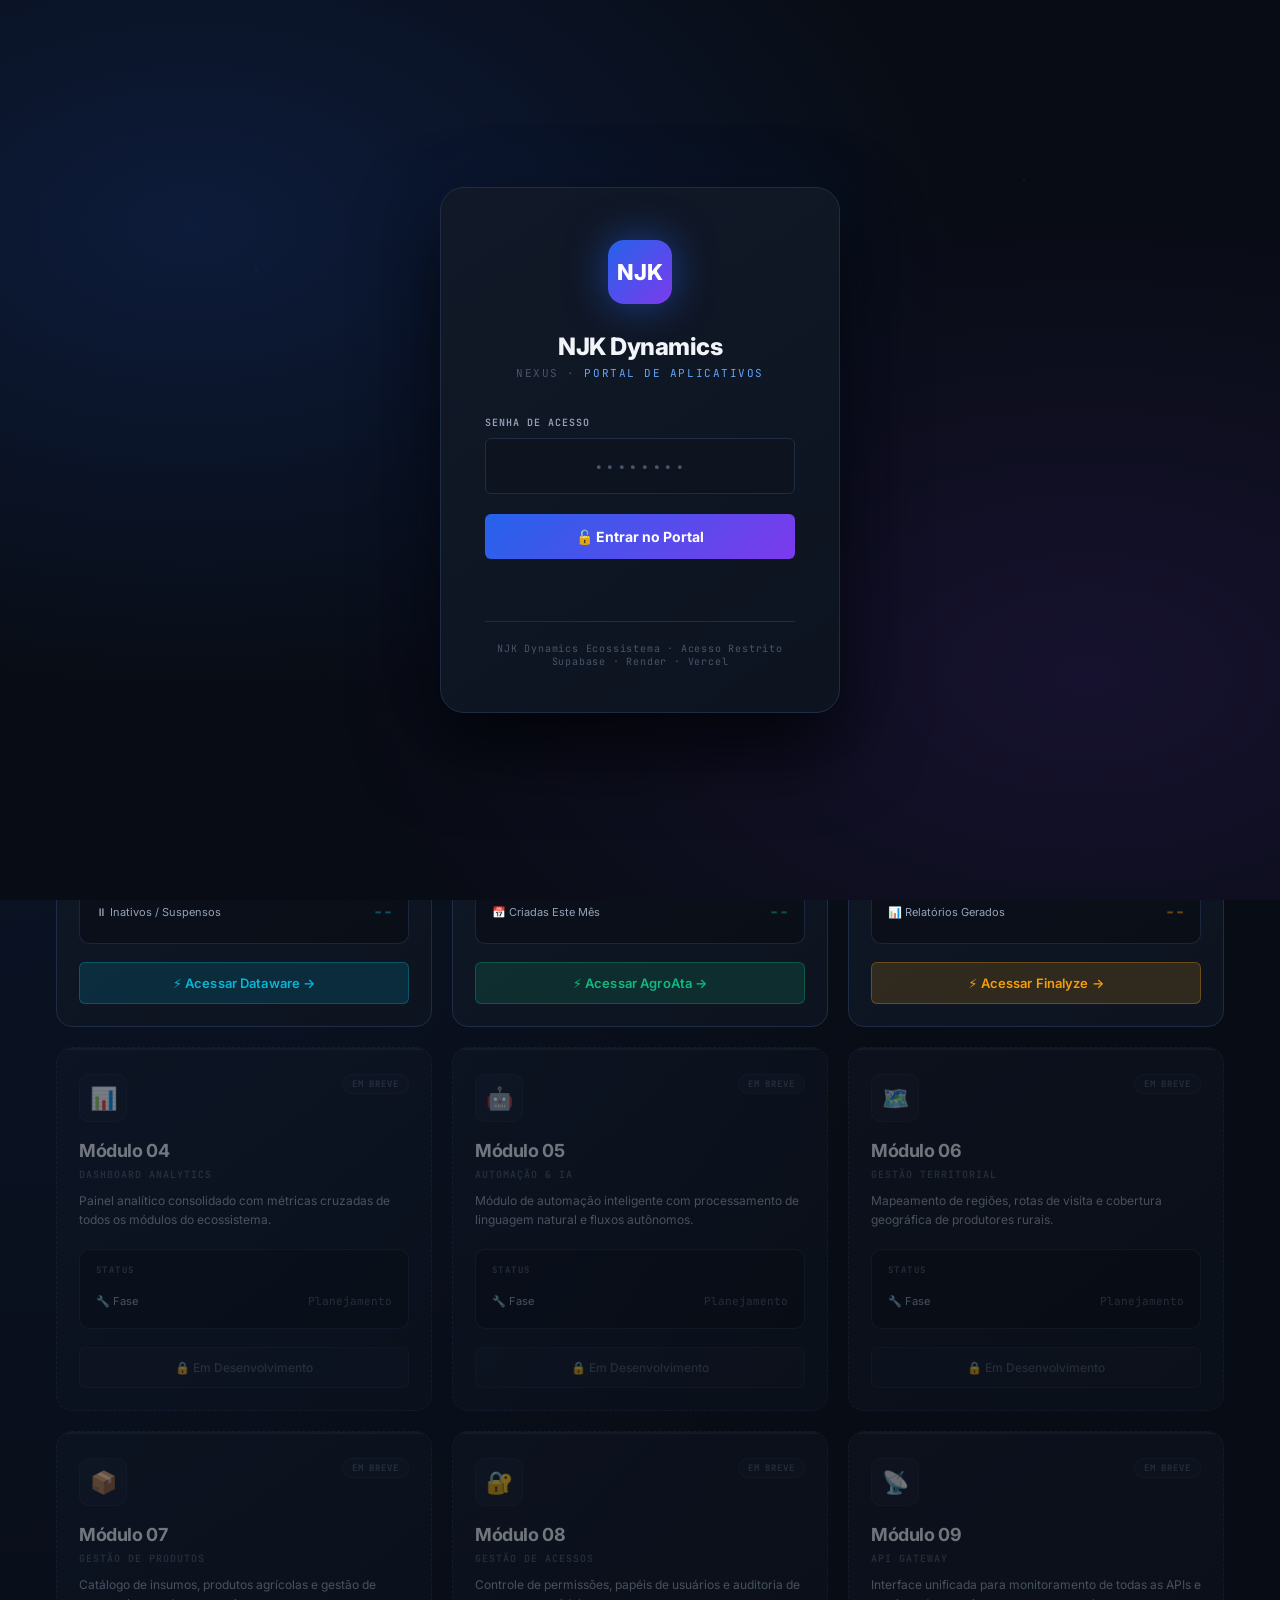
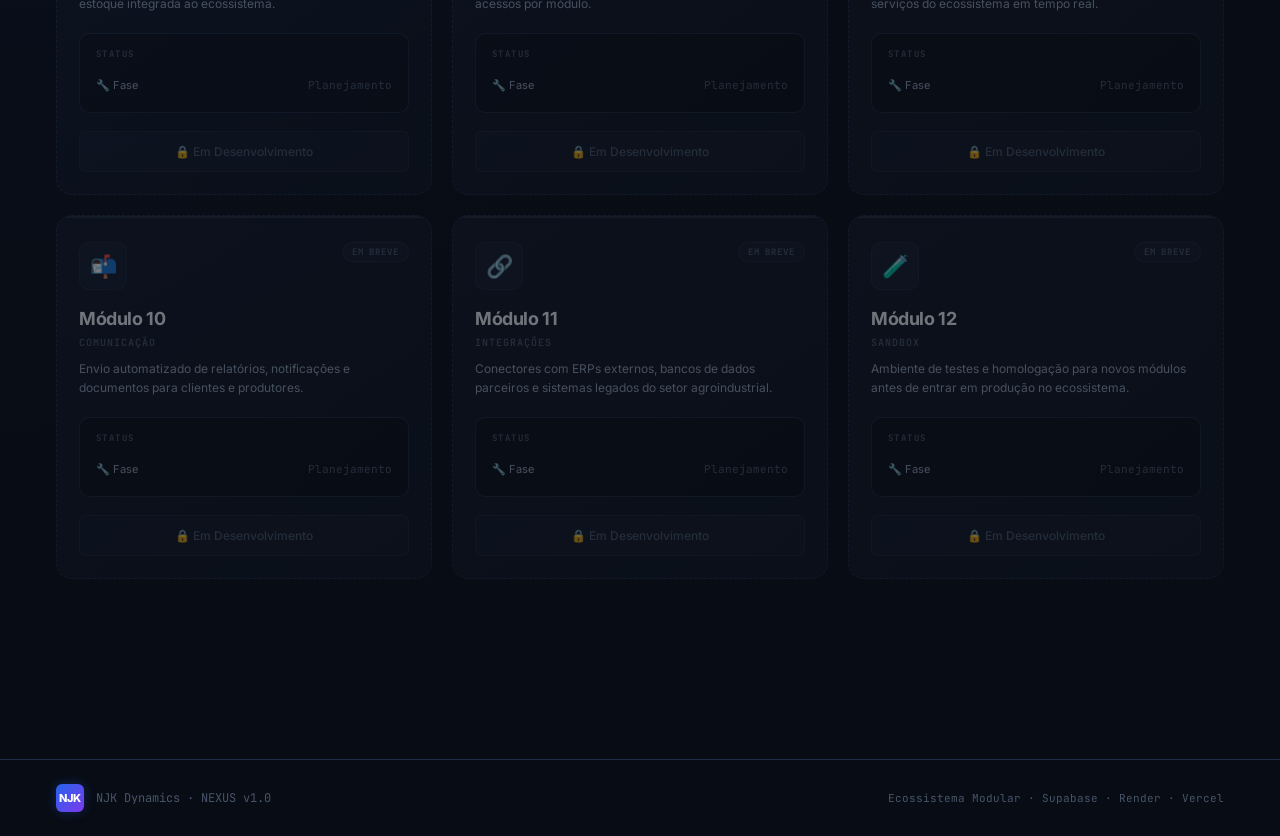
<file: index.html>
﻿<!DOCTYPE html>
<html lang="pt-BR">
<head>
  <meta charset="UTF-8" />
  <meta name="viewport" content="width=device-width, initial-scale=1.0" />
  <title>NEXUS — NJK Dynamics | Portal de Aplicativos</title>
  <meta name="description" content="Portal central do ecossistema NJK Dynamics. Acesse todos os micro-aplicativos integrados em um único hub de alto desempenho." />
  <link rel="preconnect" href="https://fonts.googleapis.com" />
  <link rel="preconnect" href="https://fonts.gstatic.com" crossorigin />
  <link href="https://fonts.googleapis.com/css2?family=Inter:wght@300;400;500;600;700;800&family=JetBrains+Mono:wght@400;500;700&display=swap" rel="stylesheet" />
  <link rel="stylesheet" href="../../src/styles/tokens.css" />
  <link rel="stylesheet" href="../../src/styles/nexus.css" />
</head>
<body>

  <!-- ══ LOGIN OVERLAY ══════════════════════════════════════════════ -->
  <div class="login-overlay" id="login-overlay">
    <div class="login-box">
      <div class="login-logo-wrap">
        <div class="login-logo">NJK</div>
      </div>
      <div class="login-title">NJK Dynamics</div>
      <div class="login-sub">NEXUS · <span>Portal de Aplicativos</span></div>

      <label class="login-label" for="login-pass">Senha de Acesso</label>
      <input
        class="login-input" type="password" id="login-pass"
        placeholder="••••••••" autocomplete="current-password" maxlength="64"
      />
      <button class="login-btn" id="login-btn" onclick="doLogin()">
        <span id="login-btn-content">🔓 Entrar no Portal</span>
      </button>
      <div class="login-error" id="login-error">⚠ Senha incorreta. Tente novamente.</div>

      <div class="login-footer">
        NJK Dynamics Ecossistema · Acesso Restrito<br>
        Supabase · Render · Vercel
      </div>
    </div>
  </div>

  <!-- ══ TOPBAR ═════════════════════════════════════════════════════ -->
  <header class="topbar">
    <div class="topbar-brand">
      <div class="brand-logo">NJK</div>
      <div>
        <div class="brand-name">NJK Dynamics</div>
        <div class="brand-sub">Ecossistema v1.0</div>
      </div>
      <div class="nexus-badge">NEXUS</div>
    </div>
    <div class="topbar-right">
      <div class="status-pill" id="api-status-pill">
        <div class="status-dot"></div>
        <span id="api-status-text">Verificando...</span>
      </div>
      <div class="topbar-clock" id="topbar-clock"></div>
      <button class="btn-logout" onclick="doLogout()" title="Sair do portal">⎋ Sair</button>
    </div>
  </header>

  <!-- ══ MAIN ══════════════════════════════════════════════════════ -->
  <main class="main" id="main-content">

    <!-- ── HERO ──────────────────────────────────────────────────── -->
    <section class="hero">
      <div class="hero-eyebrow">Portal Central do Ecossistema</div>
      <h1 class="hero-title">
        Bem-vindo ao<br>
        <span class="gradient-text">NEXUS</span>
      </h1>
      <p class="hero-subtitle">
        Acesse todos os micro-aplicativos integrados da NJK Dynamics.
        Dados centralizados, entregáveis premium e fluxos automatizados — em um único hub.
      </p>
      <div class="hero-meta">
        <div class="hero-stat">
          <div class="hero-stat-value">3</div>
          <div class="hero-stat-label">Apps Ativos</div>
        </div>
        <div class="hero-divider"></div>
        <div class="hero-stat">
          <div class="hero-stat-value" id="hero-clientes">--</div>
          <div class="hero-stat-label">Clientes Cadastrados</div>
        </div>
        <div class="hero-divider"></div>
        <div class="hero-stat">
          <div class="hero-stat-value">12</div>
          <div class="hero-stat-label">Módulos Planejados</div>
        </div>
        <div class="hero-divider"></div>
        <div class="hero-stat">
          <div class="hero-stat-value" id="hero-api-status">--</div>
          <div class="hero-stat-label">Status da API</div>
        </div>
      </div>
    </section>

    <!-- ── APPS SECTION ───────────────────────────────────────────── -->
    <div class="section-label">Aplicativos do Ecossistema</div>

    <div class="apps-grid">

      <!-- ══ DATAWARE ════════════════════════════════════════════ -->
      <div class="app-card cyan">
        <div class="card-header">
          <div class="card-icon-wrap">🗄️</div>
          <span class="status-badge badge-live">● Live</span>
        </div>
        <div class="card-name">Dataware</div>
        <div class="card-tag">Central de Dimensões</div>
        <div class="card-desc">
          Repositório centralizado de dados corporativos. Gestão de clientes, empresas e contratos — a fonte única de verdade do ecossistema.
        </div>
        <div class="quick-stats">
          <div class="qs-label">Quick Stats · dim_clientes</div>
          <div class="stat-row">
            <span class="stat-name">👤 Clientes Cadastrados</span>
            <span class="stat-val loading" id="dw-total">--</span>
          </div>
          <div class="stat-row">
            <span class="stat-name">✅ Ativos</span>
            <span class="stat-val loading" id="dw-ativos">--</span>
          </div>
          <div class="stat-row">
            <span class="stat-name">⏸ Inativos / Suspensos</span>
            <span class="stat-val loading" id="dw-outros">--</span>
          </div>
        </div>
        <a class="btn-access" id="btn-dataware" href="/dataware">
          ⚡ Acessar Dataware →
        </a>
      </div>

      <!-- ══ AGROATA ═════════════════════════════════════════════ -->
      <div class="app-card emerald">
        <div class="card-header">
          <div class="card-icon-wrap">📋</div>
          <span class="status-badge badge-live">● Live</span>
        </div>
        <div class="card-name">AgroAta</div>
        <div class="card-tag">Gestão de Atas Técnicas</div>
        <div class="card-desc">
          Gerador de atas de visitas técnicas a campo. Compila pautas, assinaturas e resoluções em documentos PDF de alta qualidade.
        </div>
        <div class="quick-stats">
          <div class="qs-label">Quick Stats · atas_tecnicas</div>
          <div class="stat-row">
            <span class="stat-name">📄 Atas Criadas</span>
            <span class="stat-val loading" id="aa-atas">--</span>
          </div>
          <div class="stat-row">
            <span class="stat-name">🌾 Produtores Atendidos</span>
            <span class="stat-val loading" id="aa-produtores">--</span>
          </div>
          <div class="stat-row">
            <span class="stat-name">📅 Criadas Este Mês</span>
            <span class="stat-val loading" id="aa-mes">--</span>
          </div>
        </div>
        <a class="btn-access" id="btn-agroata" href="#" target="_blank" rel="noopener">
          ⚡ Acessar AgroAta →
        </a>
      </div>

      <!-- ══ FINALYZE ════════════════════════════════════════════ -->
      <div class="app-card amber">
        <div class="card-header">
          <div class="card-icon-wrap">💰</div>
          <span class="status-badge badge-live">● Live</span>
        </div>
        <div class="card-name">Finalyze</div>
        <div class="card-tag">Calculadora de Juros</div>
        <div class="card-desc">
          Auditoria financeira de contratos bancários. OCR integrado para PDFs, cálculo de amortizações e relatórios analíticos de divergências.
        </div>
        <div class="quick-stats">
          <div class="qs-label">Quick Stats · contratos</div>
          <div class="stat-row">
            <span class="stat-name">📑 Contratos Processados</span>
            <span class="stat-val loading" id="fin-contratos">--</span>
          </div>
          <div class="stat-row">
            <span class="stat-name">🔍 PDFs Processados via OCR</span>
            <span class="stat-val loading" id="fin-pdfs">--</span>
          </div>
          <div class="stat-row">
            <span class="stat-name">📊 Relatórios Gerados</span>
            <span class="stat-val loading" id="fin-relatorios">--</span>
          </div>
        </div>
        <a class="btn-access" id="btn-finalyze" href="/finalyze">
          ⚡ Acessar Finalyze →
        </a>
      </div>

      <!-- ══ PLACEHOLDERS 4–12 ════════════════════════════════════ -->

      <!-- Módulo 04 -->
      <div class="app-card placeholder">
        <div class="card-header">
          <div class="card-icon-wrap">📊</div>
          <span class="status-badge badge-soon">Em Breve</span>
        </div>
        <div class="card-name">Módulo 04</div>
        <div class="card-tag" style="color:var(--text-muted)">Dashboard Analytics</div>
        <div class="card-desc">Painel analítico consolidado com métricas cruzadas de todos os módulos do ecossistema.</div>
        <div class="quick-stats">
          <div class="qs-label">Status</div>
          <div class="stat-row">
            <span class="stat-name">🔧 Fase</span>
            <span style="font-size:11px;color:var(--text-muted);font-family:var(--font-mono)">Planejamento</span>
          </div>
        </div>
        <div class="btn-disabled">🔒 Em Desenvolvimento</div>
      </div>

      <!-- Módulo 05 -->
      <div class="app-card placeholder">
        <div class="card-header">
          <div class="card-icon-wrap">🤖</div>
          <span class="status-badge badge-soon">Em Breve</span>
        </div>
        <div class="card-name">Módulo 05</div>
        <div class="card-tag" style="color:var(--text-muted)">Automação & IA</div>
        <div class="card-desc">Módulo de automação inteligente com processamento de linguagem natural e fluxos autônomos.</div>
        <div class="quick-stats">
          <div class="qs-label">Status</div>
          <div class="stat-row">
            <span class="stat-name">🔧 Fase</span>
            <span style="font-size:11px;color:var(--text-muted);font-family:var(--font-mono)">Planejamento</span>
          </div>
        </div>
        <div class="btn-disabled">🔒 Em Desenvolvimento</div>
      </div>

      <!-- Módulo 06 -->
      <div class="app-card placeholder">
        <div class="card-header">
          <div class="card-icon-wrap">🗺️</div>
          <span class="status-badge badge-soon">Em Breve</span>
        </div>
        <div class="card-name">Módulo 06</div>
        <div class="card-tag" style="color:var(--text-muted)">Gestão Territorial</div>
        <div class="card-desc">Mapeamento de regiões, rotas de visita e cobertura geográfica de produtores rurais.</div>
        <div class="quick-stats">
          <div class="qs-label">Status</div>
          <div class="stat-row">
            <span class="stat-name">🔧 Fase</span>
            <span style="font-size:11px;color:var(--text-muted);font-family:var(--font-mono)">Planejamento</span>
          </div>
        </div>
        <div class="btn-disabled">🔒 Em Desenvolvimento</div>
      </div>

      <!-- Módulo 07 -->
      <div class="app-card placeholder">
        <div class="card-header">
          <div class="card-icon-wrap">📦</div>
          <span class="status-badge badge-soon">Em Breve</span>
        </div>
        <div class="card-name">Módulo 07</div>
        <div class="card-tag" style="color:var(--text-muted)">Gestão de Produtos</div>
        <div class="card-desc">Catálogo de insumos, produtos agrícolas e gestão de estoque integrada ao ecossistema.</div>
        <div class="quick-stats">
          <div class="qs-label">Status</div>
          <div class="stat-row">
            <span class="stat-name">🔧 Fase</span>
            <span style="font-size:11px;color:var(--text-muted);font-family:var(--font-mono)">Planejamento</span>
          </div>
        </div>
        <div class="btn-disabled">🔒 Em Desenvolvimento</div>
      </div>

      <!-- Módulo 08 -->
      <div class="app-card placeholder">
        <div class="card-header">
          <div class="card-icon-wrap">🔐</div>
          <span class="status-badge badge-soon">Em Breve</span>
        </div>
        <div class="card-name">Módulo 08</div>
        <div class="card-tag" style="color:var(--text-muted)">Gestão de Acessos</div>
        <div class="card-desc">Controle de permissões, papéis de usuários e auditoria de acessos por módulo.</div>
        <div class="quick-stats">
          <div class="qs-label">Status</div>
          <div class="stat-row">
            <span class="stat-name">🔧 Fase</span>
            <span style="font-size:11px;color:var(--text-muted);font-family:var(--font-mono)">Planejamento</span>
          </div>
        </div>
        <div class="btn-disabled">🔒 Em Desenvolvimento</div>
      </div>

      <!-- Módulo 09 -->
      <div class="app-card placeholder">
        <div class="card-header">
          <div class="card-icon-wrap">📡</div>
          <span class="status-badge badge-soon">Em Breve</span>
        </div>
        <div class="card-name">Módulo 09</div>
        <div class="card-tag" style="color:var(--text-muted)">API Gateway</div>
        <div class="card-desc">Interface unificada para monitoramento de todas as APIs e serviços do ecossistema em tempo real.</div>
        <div class="quick-stats">
          <div class="qs-label">Status</div>
          <div class="stat-row">
            <span class="stat-name">🔧 Fase</span>
            <span style="font-size:11px;color:var(--text-muted);font-family:var(--font-mono)">Planejamento</span>
          </div>
        </div>
        <div class="btn-disabled">🔒 Em Desenvolvimento</div>
      </div>

      <!-- Módulo 10 -->
      <div class="app-card placeholder">
        <div class="card-header">
          <div class="card-icon-wrap">📬</div>
          <span class="status-badge badge-soon">Em Breve</span>
        </div>
        <div class="card-name">Módulo 10</div>
        <div class="card-tag" style="color:var(--text-muted)">Comunicação</div>
        <div class="card-desc">Envio automatizado de relatórios, notificações e documentos para clientes e produtores.</div>
        <div class="quick-stats">
          <div class="qs-label">Status</div>
          <div class="stat-row">
            <span class="stat-name">🔧 Fase</span>
            <span style="font-size:11px;color:var(--text-muted);font-family:var(--font-mono)">Planejamento</span>
          </div>
        </div>
        <div class="btn-disabled">🔒 Em Desenvolvimento</div>
      </div>

      <!-- Módulo 11 -->
      <div class="app-card placeholder">
        <div class="card-header">
          <div class="card-icon-wrap">🔗</div>
          <span class="status-badge badge-soon">Em Breve</span>
        </div>
        <div class="card-name">Módulo 11</div>
        <div class="card-tag" style="color:var(--text-muted)">Integrações</div>
        <div class="card-desc">Conectores com ERPs externos, bancos de dados parceiros e sistemas legados do setor agroindustrial.</div>
        <div class="quick-stats">
          <div class="qs-label">Status</div>
          <div class="stat-row">
            <span class="stat-name">🔧 Fase</span>
            <span style="font-size:11px;color:var(--text-muted);font-family:var(--font-mono)">Planejamento</span>
          </div>
        </div>
        <div class="btn-disabled">🔒 Em Desenvolvimento</div>
      </div>

      <!-- Módulo 12 -->
      <div class="app-card placeholder">
        <div class="card-header">
          <div class="card-icon-wrap">🧪</div>
          <span class="status-badge badge-soon">Em Breve</span>
        </div>
        <div class="card-name">Módulo 12</div>
        <div class="card-tag" style="color:var(--text-muted)">Sandbox</div>
        <div class="card-desc">Ambiente de testes e homologação para novos módulos antes de entrar em produção no ecossistema.</div>
        <div class="quick-stats">
          <div class="qs-label">Status</div>
          <div class="stat-row">
            <span class="stat-name">🔧 Fase</span>
            <span style="font-size:11px;color:var(--text-muted);font-family:var(--font-mono)">Planejamento</span>
          </div>
        </div>
        <div class="btn-disabled">🔒 Em Desenvolvimento</div>
      </div>

    </div><!-- /apps-grid -->
  </main>

  <!-- ══ FOOTER ════════════════════════════════════════════════════ -->
  <footer class="site-footer">
    <div class="footer-left">
      <div class="brand-logo" style="width:28px;height:28px;font-size:11px;box-shadow:0 0 12px rgba(37,99,235,0.3)">NJK</div>
      <span class="footer-text">NJK Dynamics · NEXUS v1.0</span>
    </div>
    <div class="footer-right">
      Ecossistema Modular · Supabase · Render · Vercel<br>
      <span id="footer-ts" style="font-size:10px;color:var(--text-muted);opacity:.6"></span>
    </div>
  </footer>

  <!-- ══ TOAST CONTAINER ═══════════════════════════════════════════ -->
  <div class="toast-container" id="toast-container"></div>

  <script src="../../src/pages/nexus.js"></script>
</body>
</html>
</file>
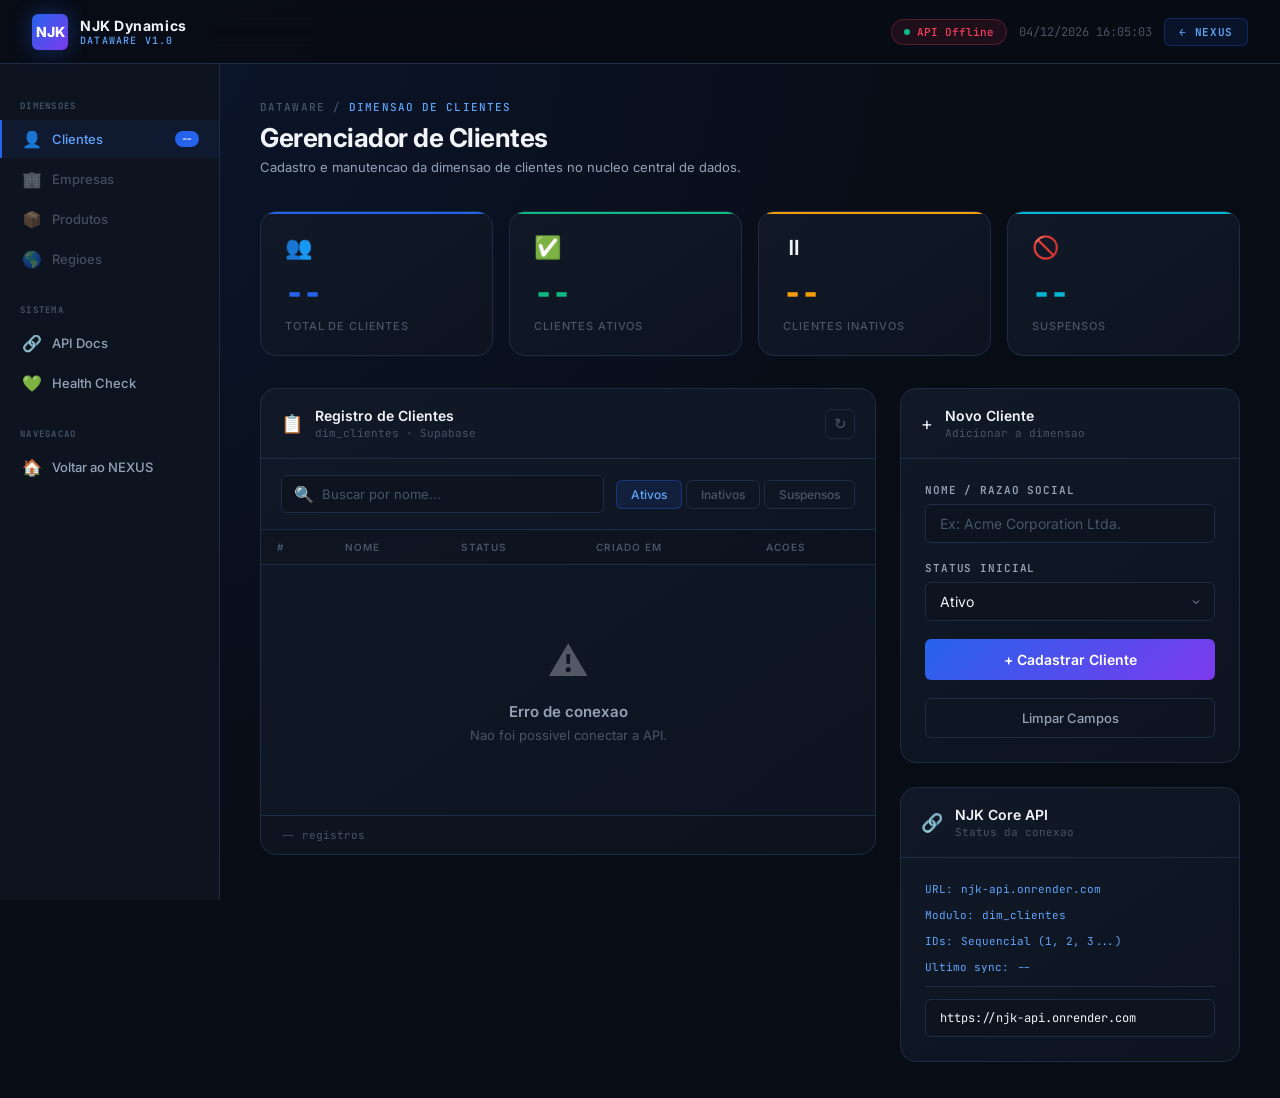
<file: apps/dataware/index.html>
<!DOCTYPE html>
<html lang="pt-BR">
<head>
  <meta charset="UTF-8" />
  <meta name="viewport" content="width=device-width, initial-scale=1.0" />
  <title>NJK Dynamics — Painel DATAWARE</title>
  <link rel="preconnect" href="https://fonts.googleapis.com" />
  <link rel="preconnect" href="https://fonts.gstatic.com" crossorigin />
  <link href="https://fonts.googleapis.com/css2?family=Inter:wght@300;400;500;600;700;800&family=JetBrains+Mono:wght@400;500&display=swap" rel="stylesheet" />
  <style>
:root {
  --bg-base:#080c14;--bg-surface:#0d1420;--bg-card:#111827;--bg-input:#0d1420;
  --border:#1e2d45;--border-focus:#2563eb;--border-glow:rgba(37,99,235,0.4);
  --accent-blue:#2563eb;--accent-cyan:#06b6d4;--accent-emerald:#10b981;
  --accent-amber:#f59e0b;--accent-rose:#f43f5e;--accent-purple:#7c3aed;
  --text-primary:#f1f5f9;--text-secondary:#94a3b8;--text-muted:#475569;--text-accent:#60a5fa;
  --gradient-brand:linear-gradient(135deg,#2563eb 0%,#7c3aed 100%);
  --gradient-card:linear-gradient(145deg,#111827 0%,#0d1420 100%);
  --gradient-glow:radial-gradient(ellipse at top left,rgba(37,99,235,0.12) 0%,transparent 60%);
  --radius-sm:6px;--radius-md:10px;--radius-lg:16px;
  --shadow-md:0 4px 20px rgba(0,0,0,0.6);
  --font-sans:'Inter',system-ui,sans-serif;--font-mono:'JetBrains Mono',monospace;
  --transition:all 0.2s cubic-bezier(0.4,0,0.2,1);
}
*,*::before,*::after{box-sizing:border-box;margin:0;padding:0}
html{scroll-behavior:smooth}
body{font-family:var(--font-sans);background-color:var(--bg-base);color:var(--text-primary);min-height:100vh;background-image:var(--gradient-glow);overflow-x:hidden}
::-webkit-scrollbar{width:6px}::-webkit-scrollbar-track{background:var(--bg-base)}::-webkit-scrollbar-thumb{background:var(--border);border-radius:3px}::-webkit-scrollbar-thumb:hover{background:var(--accent-blue)}
.topbar{position:fixed;top:0;left:0;right:0;height:64px;background:rgba(8,12,20,0.9);backdrop-filter:blur(16px);border-bottom:1px solid var(--border);display:flex;align-items:center;justify-content:space-between;padding:0 32px;z-index:100}
.topbar-brand{display:flex;align-items:center;gap:12px}
.brand-logo{width:36px;height:36px;background:var(--gradient-brand);border-radius:var(--radius-sm);display:flex;align-items:center;justify-content:center;font-size:14px;font-weight:800;color:#fff;box-shadow:0 0 20px rgba(37,99,235,0.4)}
.brand-name{font-size:14px;font-weight:700;letter-spacing:0.04em}
.brand-sub{font-size:10px;font-weight:500;letter-spacing:0.12em;color:var(--text-accent);text-transform:uppercase;font-family:var(--font-mono)}
.topbar-right{display:flex;align-items:center;gap:12px}
.status-pill{display:flex;align-items:center;gap:7px;padding:5px 12px;background:rgba(16,185,129,0.1);border:1px solid rgba(16,185,129,0.25);border-radius:100px;font-size:11px;font-weight:500;color:var(--accent-emerald);font-family:var(--font-mono);transition:var(--transition)}
.status-dot{width:6px;height:6px;border-radius:50%;background:var(--accent-emerald);animation:pulse-dot 2s infinite}
@keyframes pulse-dot{0%,100%{opacity:1;transform:scale(1)}50%{opacity:.5;transform:scale(.8)}}
.topbar-clock{font-family:var(--font-mono);font-size:12px;color:var(--text-muted)}
.btn-nexus{display:flex;align-items:center;gap:6px;padding:6px 14px;background:rgba(37,99,235,0.1);border:1px solid rgba(37,99,235,0.28);border-radius:var(--radius-sm);font-family:var(--font-mono);font-size:11px;font-weight:600;color:var(--text-accent);cursor:pointer;text-decoration:none;transition:var(--transition);letter-spacing:0.06em}
.btn-nexus:hover{background:rgba(37,99,235,0.2);border-color:rgba(37,99,235,0.5)}
.sidebar{position:fixed;top:64px;left:0;width:220px;height:calc(100vh - 64px);background:var(--bg-surface);border-right:1px solid var(--border);padding:24px 0;display:flex;flex-direction:column;gap:2px;overflow-y:auto}
.sidebar-section-label{font-size:9px;font-weight:600;letter-spacing:0.14em;color:var(--text-muted);text-transform:uppercase;padding:12px 20px 6px;font-family:var(--font-mono)}
.sidebar-item{display:flex;align-items:center;gap:10px;padding:9px 20px;cursor:pointer;font-size:13px;font-weight:500;color:var(--text-secondary);transition:var(--transition);border-left:2px solid transparent;text-decoration:none}
.sidebar-item:hover{color:var(--text-primary);background:rgba(255,255,255,0.04)}
.sidebar-item.active{color:var(--text-accent);background:rgba(37,99,235,0.08);border-left-color:var(--accent-blue)}
.sidebar-icon{font-size:16px;width:20px;text-align:center}
.sidebar-badge{margin-left:auto;background:var(--accent-blue);color:#fff;font-size:9px;font-weight:700;padding:2px 7px;border-radius:100px;font-family:var(--font-mono)}
.main{margin-left:220px;margin-top:64px;padding:36px 40px;min-height:calc(100vh - 64px)}
.page-header{margin-bottom:36px}
.page-breadcrumb{font-size:11px;font-weight:500;color:var(--text-muted);text-transform:uppercase;letter-spacing:0.1em;font-family:var(--font-mono);margin-bottom:8px}
.page-breadcrumb span{color:var(--text-accent)}
.page-title{font-size:26px;font-weight:700;letter-spacing:-0.5px;line-height:1.2}
.page-subtitle{margin-top:6px;font-size:13px;color:var(--text-secondary)}
.kpi-grid{display:grid;grid-template-columns:repeat(auto-fit,minmax(200px,1fr));gap:16px;margin-bottom:32px}
.kpi-card{background:var(--gradient-card);border:1px solid var(--border);border-radius:var(--radius-lg);padding:22px 24px;position:relative;overflow:hidden;transition:var(--transition)}
.kpi-card::before{content:'';position:absolute;top:0;left:0;right:0;height:2px;border-radius:var(--radius-lg) var(--radius-lg) 0 0}
.kpi-card.blue::before{background:var(--accent-blue)}.kpi-card.emerald::before{background:var(--accent-emerald)}.kpi-card.amber::before{background:var(--accent-amber)}.kpi-card.cyan::before{background:var(--accent-cyan)}
.kpi-card:hover{transform:translateY(-2px);box-shadow:var(--shadow-md)}
.kpi-icon{font-size:22px;margin-bottom:12px;display:block}
.kpi-value{font-size:32px;font-weight:800;font-family:var(--font-mono);letter-spacing:-1px;margin-bottom:4px}
.kpi-card.blue .kpi-value{color:var(--accent-blue)}.kpi-card.emerald .kpi-value{color:var(--accent-emerald)}.kpi-card.amber .kpi-value{color:var(--accent-amber)}.kpi-card.cyan .kpi-value{color:var(--accent-cyan)}
.kpi-label{font-size:11px;font-weight:500;color:var(--text-muted);text-transform:uppercase;letter-spacing:0.08em}
.content-grid{display:grid;grid-template-columns:1fr 340px;gap:24px;align-items:start}
.panel{background:var(--gradient-card);border:1px solid var(--border);border-radius:var(--radius-lg);overflow:hidden}
.panel-header{display:flex;align-items:center;justify-content:space-between;padding:18px 20px;border-bottom:1px solid var(--border)}
.panel-title-group{display:flex;align-items:center;gap:12px}
.panel-icon{font-size:18px}
.panel-title{font-size:14px;font-weight:600}
.panel-subtitle{font-size:11px;color:var(--text-muted);font-family:var(--font-mono);margin-top:2px}
.toolbar{display:flex;align-items:center;gap:12px;padding:16px 20px;border-bottom:1px solid var(--border);flex-wrap:wrap}
.search-box{display:flex;align-items:center;gap:8px;background:var(--bg-input);border:1px solid var(--border);border-radius:var(--radius-sm);padding:8px 12px;flex:1;min-width:180px}
.search-box input{background:transparent;border:none;outline:none;font-size:13px;color:var(--text-primary);width:100%;font-family:var(--font-sans)}
.search-box input::placeholder{color:var(--text-muted)}
.filter-tabs{display:flex;gap:4px}
.filter-tab{background:transparent;border:1px solid var(--border);border-radius:var(--radius-sm);padding:6px 14px;font-size:12px;font-weight:500;color:var(--text-muted);cursor:pointer;transition:var(--transition);font-family:var(--font-sans)}
.filter-tab:hover{color:var(--text-primary);border-color:rgba(255,255,255,0.15)}
.filter-tab.active{background:rgba(37,99,235,0.12);border-color:rgba(37,99,235,0.35);color:var(--text-accent)}
.table-wrapper{overflow-x:auto}
table{width:100%;border-collapse:collapse}
thead th{padding:11px 16px;text-align:left;font-size:10px;font-weight:600;letter-spacing:0.1em;text-transform:uppercase;color:var(--text-muted);border-bottom:1px solid var(--border);white-space:nowrap;background:rgba(0,0,0,0.15)}
tbody tr{border-bottom:1px solid rgba(30,45,69,0.6);transition:var(--transition)}
tbody tr:hover{background:rgba(37,99,235,0.04)}
tbody tr:last-child{border-bottom:none}
tbody td{padding:12px 16px;font-size:13px;vertical-align:middle}
.td-id{font-family:var(--font-mono);font-size:12px;font-weight:700;color:var(--text-accent);width:50px}
.td-nome{font-weight:500}
.td-date{font-family:var(--font-mono);font-size:11px;color:var(--text-secondary)}
.badge{display:inline-flex;align-items:center;gap:5px;padding:3px 10px;border-radius:100px;font-size:11px;font-weight:600;letter-spacing:0.05em;font-family:var(--font-mono)}
.badge::before{content:'';width:5px;height:5px;border-radius:50%}
.badge-ativo{background:rgba(16,185,129,0.12);color:var(--accent-emerald);border:1px solid rgba(16,185,129,0.25)}.badge-ativo::before{background:var(--accent-emerald)}
.badge-inativo{background:rgba(148,163,184,0.1);color:var(--text-secondary);border:1px solid rgba(148,163,184,0.2)}.badge-inativo::before{background:var(--text-secondary)}
.badge-suspenso{background:rgba(244,63,94,0.1);color:var(--accent-rose);border:1px solid rgba(244,63,94,0.2)}.badge-suspenso::before{background:var(--accent-rose)}
.table-actions{display:flex;align-items:center;gap:6px}
.status-select{background:var(--bg-input);border:1px solid var(--border);border-radius:4px;padding:4px 8px;font-size:11px;color:var(--text-primary);font-family:var(--font-mono);cursor:pointer;outline:none;transition:var(--transition)}
.status-select:focus{border-color:var(--border-focus)}
.btn-delete{width:30px;height:30px;flex-shrink:0;border:1px solid rgba(244,63,94,0.25);border-radius:var(--radius-sm);background:rgba(244,63,94,0.06);color:var(--accent-rose);cursor:pointer;display:flex;align-items:center;justify-content:center;font-size:14px;transition:var(--transition)}
.btn-delete:hover{background:rgba(244,63,94,0.18);border-color:rgba(244,63,94,0.5);transform:scale(1.08)}
.table-footer{display:flex;align-items:center;justify-content:space-between;padding:12px 20px;border-top:1px solid var(--border);background:rgba(0,0,0,0.1)}
.table-footer-info{font-size:11px;color:var(--text-muted);font-family:var(--font-mono)}
.btn-icon{width:30px;height:30px;border:1px solid var(--border);border-radius:var(--radius-sm);background:transparent;color:var(--text-muted);cursor:pointer;display:flex;align-items:center;justify-content:center;font-size:15px;transition:var(--transition)}
.btn-icon:hover{border-color:rgba(255,255,255,0.2);color:var(--text-primary);background:rgba(255,255,255,0.05)}
.empty-state{padding:60px 24px;text-align:center}
.empty-icon{font-size:40px;margin-bottom:16px;opacity:0.3}
.empty-title{font-size:15px;font-weight:600;color:var(--text-secondary);margin-bottom:6px}
.empty-desc{font-size:13px;color:var(--text-muted)}
.form-panel{display:flex;flex-direction:column;gap:24px}
.form-body{padding:24px;display:flex;flex-direction:column;gap:18px}
.form-group{display:flex;flex-direction:column;gap:7px}
.form-label{font-size:11px;font-weight:600;letter-spacing:0.08em;text-transform:uppercase;color:var(--text-secondary);font-family:var(--font-mono)}
.form-input{background:var(--bg-input);border:1px solid var(--border);border-radius:var(--radius-sm);padding:10px 14px;font-family:var(--font-sans);font-size:14px;color:var(--text-primary);outline:none;transition:var(--transition);width:100%}
.form-input:focus{border-color:var(--border-focus);box-shadow:0 0 0 3px var(--border-glow)}
.form-input::placeholder{color:var(--text-muted)}
.form-select{appearance:none;cursor:pointer;background-image:url("data:image/svg+xml,%3Csvg xmlns='http://www.w3.org/2000/svg' width='12' height='12' viewBox='0 0 24 24' fill='none' stroke='%2394a3b8' stroke-width='2'%3E%3Cpath d='M6 9l6 6 6-6'/%3E%3C/svg%3E");background-repeat:no-repeat;background-position:right 12px center;padding-right:36px}
.form-select option{background:var(--bg-card)}
.form-divider{height:1px;background:var(--border)}
.btn-primary{background:var(--gradient-brand);border:none;border-radius:var(--radius-sm);padding:12px 20px;font-family:var(--font-sans);font-size:14px;font-weight:600;color:#fff;cursor:pointer;transition:var(--transition);width:100%;display:flex;align-items:center;justify-content:center;gap:8px}
.btn-primary:hover{transform:translateY(-1px);box-shadow:0 8px 24px rgba(37,99,235,0.35)}
.btn-primary:disabled{opacity:.5;cursor:not-allowed;transform:none}
.btn-secondary{background:transparent;border:1px solid var(--border);border-radius:var(--radius-sm);padding:11px 20px;font-family:var(--font-sans);font-size:13px;font-weight:500;color:var(--text-secondary);cursor:pointer;transition:var(--transition);width:100%}
.btn-secondary:hover{border-color:rgba(255,255,255,0.2);color:var(--text-primary)}
.api-url-display{display:flex;align-items:center;gap:8px;font-family:var(--font-mono);font-size:11px;color:var(--text-muted)}
.api-url-display span{color:var(--text-accent)}
.modal-overlay{position:fixed;inset:0;z-index:200;background:rgba(0,0,0,0.7);backdrop-filter:blur(4px);display:flex;align-items:center;justify-content:center;animation:fade-in 0.2s ease}
.modal-overlay.hidden{display:none}
@keyframes fade-in{from{opacity:0}to{opacity:1}}
.modal{background:var(--bg-card);border:1px solid var(--border);border-radius:var(--radius-lg);padding:32px;width:380px;max-width:90vw;box-shadow:0 24px 60px rgba(0,0,0,0.7);animation:modal-in 0.25s cubic-bezier(0.4,0,0.2,1)}
@keyframes modal-in{from{opacity:0;transform:scale(0.95) translateY(10px)}to{opacity:1;transform:scale(1) translateY(0)}}
.modal-icon{font-size:36px;margin-bottom:16px;text-align:center}
.modal-title{font-size:17px;font-weight:700;text-align:center;margin-bottom:8px}
.modal-desc{font-size:13px;color:var(--text-secondary);text-align:center;line-height:1.6;margin-bottom:24px}
.modal-cliente-name{color:var(--text-primary);font-weight:600}
.modal-actions{display:flex;gap:10px}
.btn-cancel{flex:1;background:transparent;border:1px solid var(--border);border-radius:var(--radius-sm);padding:11px;font-family:var(--font-sans);font-size:13px;font-weight:500;color:var(--text-secondary);cursor:pointer;transition:var(--transition)}
.btn-cancel:hover{border-color:rgba(255,255,255,0.2);color:var(--text-primary)}
.btn-confirm-delete{flex:1;background:linear-gradient(135deg,#dc2626,#f43f5e);border:none;border-radius:var(--radius-sm);padding:11px;font-family:var(--font-sans);font-size:13px;font-weight:700;color:#fff;cursor:pointer;transition:var(--transition);display:flex;align-items:center;justify-content:center;gap:8px}
.btn-confirm-delete:hover{transform:translateY(-1px);box-shadow:0 8px 24px rgba(244,63,94,0.35)}
.btn-confirm-delete:disabled{opacity:.5;cursor:not-allowed;transform:none}
.toast-container{position:fixed;bottom:24px;right:24px;z-index:999;display:flex;flex-direction:column;gap:10px;pointer-events:none}
.toast{pointer-events:auto;display:flex;align-items:flex-start;gap:12px;padding:14px 18px;border-radius:var(--radius-md);background:var(--bg-card);border:1px solid var(--border);box-shadow:var(--shadow-md);min-width:280px;max-width:380px;animation:toast-in 0.35s cubic-bezier(0.4,0,0.2,1)}
.toast.fade-out{animation:toast-out 0.3s cubic-bezier(0.4,0,0.2,1) forwards}
@keyframes toast-in{from{opacity:0;transform:translateX(20px)}to{opacity:1;transform:translateX(0)}}
@keyframes toast-out{from{opacity:1}to{opacity:0;transform:translateX(20px)}}
.toast-icon{font-size:18px;flex-shrink:0}
.toast-title{font-size:13px;font-weight:600;color:var(--text-primary);margin-bottom:2px}
.toast-msg{font-size:12px;color:var(--text-secondary)}
.toast.success{border-left:3px solid var(--accent-emerald)}.toast.error{border-left:3px solid var(--accent-rose)}.toast.info{border-left:3px solid var(--accent-blue)}
.spinner{display:inline-block;width:16px;height:16px;border:2px solid rgba(255,255,255,0.3);border-top-color:#fff;border-radius:50%;animation:spin .6s linear infinite}
@keyframes spin{to{transform:rotate(360deg)}}
@media(max-width:1100px){.content-grid{grid-template-columns:1fr}}
@media(max-width:768px){.sidebar{display:none}.main{margin-left:0;padding:20px}.topbar{padding:0 20px}}
  </style>
</head>
<body>

  <header class="topbar">
    <div class="topbar-brand">
      <div class="brand-logo">NJK</div>
      <div>
        <div class="brand-name">NJK Dynamics</div>
        <div class="brand-sub">DATAWARE v1.0</div>
      </div>
    </div>
    <div class="topbar-right">
      <div class="status-pill" id="api-status-pill">
        <div class="status-dot"></div>
        <span id="api-status-text">Verificando...</span>
      </div>
      <div class="topbar-clock" id="topbar-clock"></div>
      <a class="btn-nexus" href="https://njkdynamics.vercel.app">← NEXUS</a>
    </div>
  </header>

  <nav class="sidebar">
    <div class="sidebar-section-label">Dimensoes</div>
    <a class="sidebar-item active" href="#" onclick="return false;">
      <span class="sidebar-icon">👤</span>
      <span>Clientes</span>
      <span class="sidebar-badge" id="badge-count">--</span>
    </a>
    <a class="sidebar-item" href="#" onclick="return false;" style="opacity:.4;cursor:not-allowed">
      <span class="sidebar-icon">🏢</span><span>Empresas</span>
    </a>
    <a class="sidebar-item" href="#" onclick="return false;" style="opacity:.4;cursor:not-allowed">
      <span class="sidebar-icon">📦</span><span>Produtos</span>
    </a>
    <a class="sidebar-item" href="#" onclick="return false;" style="opacity:.4;cursor:not-allowed">
      <span class="sidebar-icon">🌎</span><span>Regioes</span>
    </a>
    <div class="sidebar-section-label" style="margin-top:12px">Sistema</div>
    <a class="sidebar-item" href="https://njk-api.onrender.com/docs" target="_blank">
      <span class="sidebar-icon">🔗</span><span>API Docs</span>
    </a>
    <a class="sidebar-item" href="https://njk-api.onrender.com/health" target="_blank">
      <span class="sidebar-icon">💚</span><span>Health Check</span>
    </a>
    <div class="sidebar-section-label" style="margin-top:12px">Navegacao</div>
    <a class="sidebar-item" href="https://njkdynamics.vercel.app">
      <span class="sidebar-icon">🏠</span><span>Voltar ao NEXUS</span>
    </a>
  </nav>

  <div class="modal-overlay hidden" id="delete-modal">
    <div class="modal" role="dialog" aria-modal="true">
      <div class="modal-icon">🗑️</div>
      <div class="modal-title">Confirmar Exclusao</div>
      <div class="modal-desc">
        Voce esta prestes a remover permanentemente o cliente<br>
        <span class="modal-cliente-name" id="modal-cliente-name"></span>.<br><br>
        Esta acao nao pode ser desfeita.
      </div>
      <div class="modal-actions">
        <button class="btn-cancel" onclick="closeDeleteModal()">Cancelar</button>
        <button class="btn-confirm-delete" id="btn-modal-confirm" onclick="confirmDelete()">
          <span id="btn-confirm-content">🗑️ Excluir</span>
        </button>
      </div>
    </div>
  </div>

  <main class="main">
    <div class="page-header">
      <div class="page-breadcrumb">DATAWARE / <span>Dimensao de Clientes</span></div>
      <h1 class="page-title">Gerenciador de Clientes</h1>
      <p class="page-subtitle">Cadastro e manutencao da dimensao de clientes no nucleo central de dados.</p>
    </div>

    <div class="kpi-grid">
      <div class="kpi-card blue"><span class="kpi-icon">👥</span><div class="kpi-value" id="kpi-total">--</div><div class="kpi-label">Total de Clientes</div></div>
      <div class="kpi-card emerald"><span class="kpi-icon">✅</span><div class="kpi-value" id="kpi-ativos">--</div><div class="kpi-label">Clientes Ativos</div></div>
      <div class="kpi-card amber"><span class="kpi-icon">⏸</span><div class="kpi-value" id="kpi-inativos">--</div><div class="kpi-label">Clientes Inativos</div></div>
      <div class="kpi-card cyan"><span class="kpi-icon">🚫</span><div class="kpi-value" id="kpi-suspensos">--</div><div class="kpi-label">Suspensos</div></div>
    </div>

    <div class="content-grid">
      <div class="panel">
        <div class="panel-header">
          <div class="panel-title-group">
            <span class="panel-icon">📋</span>
            <div>
              <div class="panel-title">Registro de Clientes</div>
              <div class="panel-subtitle">dim_clientes · Supabase</div>
            </div>
          </div>
          <button class="btn-icon" id="btn-refresh" title="Atualizar lista" onclick="loadClientes()">↻</button>
        </div>
        <div class="toolbar">
          <div class="search-box">
            <span style="color:var(--text-muted)">🔍</span>
            <input type="text" id="search-input" placeholder="Buscar por nome..." oninput="filterTable()" />
          </div>
          <div class="filter-tabs">
            <button class="filter-tab active" id="tab-ativo" onclick="setFilter('ativo')">Ativos</button>
            <button class="filter-tab" id="tab-inativo" onclick="setFilter('inativo')">Inativos</button>
            <button class="filter-tab" id="tab-suspenso" onclick="setFilter('suspenso')">Suspensos</button>
          </div>
        </div>
        <div class="table-wrapper">
          <table id="clientes-table">
            <thead><tr><th>#</th><th>Nome</th><th>Status</th><th>Criado em</th><th>Acoes</th></tr></thead>
            <tbody id="clientes-tbody">
              <tr><td colspan="5"><div class="empty-state"><div class="empty-icon">⏳</div><div class="empty-title">Carregando dados...</div><div class="empty-desc">Aguarde a conexao com a API.</div></div></td></tr>
            </tbody>
          </table>
        </div>
        <div class="table-footer">
          <span class="table-footer-info" id="table-info">-- registros</span>
          <span class="table-footer-info" id="table-ts"></span>
        </div>
      </div>

      <div class="form-panel">
        <div class="panel">
          <div class="panel-header">
            <div class="panel-title-group">
              <span class="panel-icon">+</span>
              <div><div class="panel-title">Novo Cliente</div><div class="panel-subtitle">Adicionar a dimensao</div></div>
            </div>
          </div>
          <div class="form-body">
            <div class="form-group">
              <label class="form-label" for="input-nome">Nome / Razao Social</label>
              <input class="form-input" type="text" id="input-nome" placeholder="Ex: Acme Corporation Ltda." maxlength="200" autocomplete="off" />
            </div>
            <div class="form-group">
              <label class="form-label" for="input-status">Status Inicial</label>
              <select class="form-input form-select" id="input-status">
                <option value="ativo">Ativo</option>
                <option value="inativo">Inativo</option>
                <option value="suspenso">Suspenso</option>
              </select>
            </div>
            <button class="btn-primary" id="btn-add" onclick="addCliente()">
              <span id="btn-add-content">+ Cadastrar Cliente</span>
            </button>
            <button class="btn-secondary" onclick="clearForm()">Limpar Campos</button>
          </div>
        </div>

        <div class="panel">
          <div class="panel-header">
            <div class="panel-title-group">
              <span class="panel-icon">🔗</span>
              <div><div class="panel-title">NJK Core API</div><div class="panel-subtitle">Status da conexao</div></div>
            </div>
          </div>
          <div class="form-body" style="gap:12px">
            <div class="api-url-display"><span>URL:</span><span id="display-api-url">njk-api.onrender.com</span></div>
            <div class="api-url-display"><span>Modulo:</span><span>dim_clientes</span></div>
            <div class="api-url-display"><span>IDs:</span><span>Sequencial (1, 2, 3...)</span></div>
            <div class="api-url-display"><span>Ultimo sync:</span><span id="display-last-sync">--</span></div>
            <div class="form-divider"></div>
            <input class="form-input" type="text" id="api-url-input" value="https://njk-api.onrender.com" style="font-family:var(--font-mono);font-size:12px" onchange="onApiUrlChange()" />
          </div>
        </div>
      </div>
    </div>
  </main>

  <div class="toast-container" id="toast-container"></div>

  <script>
    let API_URL = 'https://njk-api.onrender.com';
    let currentFilter = 'ativo';
    let allClientes = [];
    let pendingDeleteId = null;
    let pendingDeleteNome = '';

    function onApiUrlChange() {
      API_URL = document.getElementById('api-url-input').value.replace(/\/$/, '');
      document.getElementById('display-api-url').textContent = API_URL.replace(/https?:\/\//, '');
      checkApiHealth(); loadClientes();
    }
    function updateClock() {
      const now = new Date();
      document.getElementById('topbar-clock').textContent =
        now.toLocaleDateString('pt-BR') + '  ' + now.toLocaleTimeString('pt-BR', { hour:'2-digit', minute:'2-digit', second:'2-digit' });
    }
    updateClock(); setInterval(updateClock, 1000);
    function showToast(type, title, msg) {
      const icons = { success:'✅', error:'❌', info:'ℹ️' };
      const c = document.getElementById('toast-container');
      const t = document.createElement('div');
      t.className = 'toast ' + type;
      t.innerHTML = '<span class="toast-icon">' + icons[type] + '</span><div><div class="toast-title">' + title + '</div><div class="toast-msg">' + msg + '</div></div>';
      c.appendChild(t);
      setTimeout(() => { t.classList.add('fade-out'); setTimeout(() => t.remove(), 300); }, 3500);
    }
    async function checkApiHealth() {
      const pill = document.getElementById('api-status-pill');
      const label = document.getElementById('api-status-text');
      try {
        const r = await fetch(API_URL + '/health', { signal: AbortSignal.timeout(15000) });
        if (r.ok) {
          pill.style.cssText = 'background:rgba(16,185,129,0.1);border-color:rgba(16,185,129,0.25);color:var(--accent-emerald)';
          label.textContent = 'API Online';
        } else throw new Error();
      } catch {
        pill.style.cssText = 'background:rgba(244,63,94,0.1);border-color:rgba(244,63,94,0.25);color:var(--accent-rose)';
        label.textContent = 'API Offline';
      }
    }
    async function loadClientes() {
      const btn = document.getElementById('btn-refresh');
      btn.style.opacity = '0.5';
      try {
        const [rA, rI, rS] = await Promise.all([
          fetch(API_URL + '/api/clientes?status=ativo&limite=500'),
          fetch(API_URL + '/api/clientes?status=inativo&limite=500'),
          fetch(API_URL + '/api/clientes?status=suspenso&limite=500'),
        ]);
        let ativos = [], inativos = [], suspensos = [];
        if (rA.ok) { const d = await rA.json(); ativos = d.clientes || []; }
        if (rI.ok) { const d = await rI.json(); inativos = d.clientes || []; }
        if (rS.ok) { const d = await rS.json(); suspensos = d.clientes || []; }
        const total = ativos.length + inativos.length + suspensos.length;
        document.getElementById('kpi-total').textContent = total;
        document.getElementById('kpi-ativos').textContent = ativos.length;
        document.getElementById('kpi-inativos').textContent = inativos.length;
        document.getElementById('kpi-suspensos').textContent = suspensos.length;
        document.getElementById('badge-count').textContent = total;
        if (currentFilter === 'ativo') allClientes = ativos;
        if (currentFilter === 'inativo') allClientes = inativos;
        if (currentFilter === 'suspenso') allClientes = suspensos;
        renderTable(allClientes);
        const ts = new Date().toLocaleTimeString('pt-BR');
        document.getElementById('display-last-sync').textContent = ts;
        document.getElementById('table-ts').textContent = 'Atualizado as ' + ts;
      } catch {
        renderError('Nao foi possivel conectar a API.');
      } finally {
        btn.style.opacity = '1';
      }
    }
    function renderTable(data) {
      const tbody = document.getElementById('clientes-tbody');
      if (!data || data.length === 0) {
        tbody.innerHTML = '<tr><td colspan="5"><div class="empty-state"><div class="empty-icon">📭</div><div class="empty-title">Nenhum cliente encontrado</div><div class="empty-desc">Cadastre um novo cliente pelo formulario ao lado.</div></div></td></tr>';
        document.getElementById('table-info').textContent = '0 registros';
        return;
      }
      tbody.innerHTML = data.map(c => {
        const statusOpts = ['ativo','inativo','suspenso'].map(s =>
          '<option value="' + s + '"' + (c.status === s ? ' selected' : '') + '>' + s.charAt(0).toUpperCase() + s.slice(1) + '</option>'
        ).join('');
        return '<tr data-nome="' + escAttr((c.nome||'').toLowerCase()) + '">' +
          '<td class="td-id">#' + c.id + '</td>' +
          '<td class="td-nome">' + escHtml(c.nome) + '</td>' +
          '<td><span class="badge badge-' + c.status + '">' + c.status + '</span></td>' +
          '<td class="td-date">' + formatDate(c.criado_em) + '</td>' +
          '<td><div class="table-actions">' +
            '<select class="status-select" onchange="updateStatus(' + c.id + ', this.value)">' + statusOpts + '</select>' +
            '<button class="btn-delete" onclick="openDeleteModal(' + c.id + ', \'' + escJs(c.nome) + '\')">🗑️</button>' +
          '</div></td></tr>';
      }).join('');
      document.getElementById('table-info').textContent = data.length + ' registro' + (data.length !== 1 ? 's' : '');
    }
    function renderError(msg) {
      document.getElementById('clientes-tbody').innerHTML =
        '<tr><td colspan="5"><div class="empty-state"><div class="empty-icon">⚠️</div><div class="empty-title">Erro de conexao</div><div class="empty-desc">' + msg + '</div></div></td></tr>';
    }
    function filterTable() {
      const q = document.getElementById('search-input').value.toLowerCase();
      document.querySelectorAll('#clientes-tbody tr[data-nome]').forEach(row => {
        row.style.display = row.dataset.nome.includes(q) ? '' : 'none';
      });
    }
    function setFilter(status) {
      currentFilter = status;
      document.querySelectorAll('.filter-tab').forEach(t => t.classList.remove('active'));
      document.getElementById('tab-' + status).classList.add('active');
      loadClientes();
    }
    async function addCliente() {
      const nome = document.getElementById('input-nome').value.trim();
      const status = document.getElementById('input-status').value;
      if (!nome) { showToast('error', 'Campo obrigatorio', 'Informe o nome do cliente.'); document.getElementById('input-nome').focus(); return; }
      const btn = document.getElementById('btn-add');
      const content = document.getElementById('btn-add-content');
      btn.disabled = true;
      content.innerHTML = '<span class="spinner"></span> Cadastrando...';
      try {
        const r = await fetch(API_URL + '/api/clientes', {
          method: 'POST',
          headers: { 'Content-Type': 'application/json' },
          body: JSON.stringify({ nome, status }),
        });
        const data = await r.json();
        if (r.ok && data.sucesso) {
          showToast('success', 'Cliente cadastrado!', '"' + nome + '" adicionado como #' + data.cliente.id + '.');
          clearForm(); loadClientes();
        } else {
          showToast('error', 'Erro ao cadastrar', data.detail || 'Verifique a API.');
        }
      } catch {
        showToast('error', 'Erro de conexao', 'Nao foi possivel conectar a API.');
      } finally {
        btn.disabled = false;
        content.innerHTML = '+ Cadastrar Cliente';
      }
    }
    async function updateStatus(id, novoStatus) {
      try {
        const r = await fetch(API_URL + '/api/clientes/' + id + '/status', {
          method: 'PATCH',
          headers: { 'Content-Type': 'application/json' },
          body: JSON.stringify({ status: novoStatus }),
        });
        const data = await r.json();
        if (r.ok && data.sucesso) {
          showToast('success', 'Status atualizado', 'Cliente #' + id + ' -> "' + novoStatus + '".');
          loadClientes();
        } else { showToast('error', 'Erro ao atualizar', data.detail || 'Tente novamente.'); }
      } catch { showToast('error', 'Erro de conexao', 'Nao foi possivel atualizar o status.'); }
    }
    function openDeleteModal(id, nome) {
      pendingDeleteId = id; pendingDeleteNome = nome;
      document.getElementById('modal-cliente-name').textContent = '"' + nome + '" (ID #' + id + ')';
      document.getElementById('delete-modal').classList.remove('hidden');
      document.getElementById('btn-confirm-content').innerHTML = '🗑️ Excluir';
      document.getElementById('btn-modal-confirm').disabled = false;
    }
    function closeDeleteModal() {
      pendingDeleteId = null; pendingDeleteNome = '';
      document.getElementById('delete-modal').classList.add('hidden');
    }
    async function confirmDelete() {
      if (!pendingDeleteId) return;
      const id = pendingDeleteId; const nome = pendingDeleteNome;
      const btn = document.getElementById('btn-modal-confirm');
      btn.disabled = true;
      document.getElementById('btn-confirm-content').innerHTML = '<span class="spinner"></span> Excluindo...';
      try {
        const r = await fetch(API_URL + '/api/clientes/' + id, { method: 'DELETE' });
        const data = await r.json();
        if (r.ok && data.sucesso) {
          closeDeleteModal();
          showToast('success', 'Cliente excluido', '"' + nome + '" removido com sucesso.');
          loadClientes();
        } else { showToast('error', 'Erro ao excluir', data.detail || 'Tente novamente.'); closeDeleteModal(); }
      } catch { showToast('error', 'Erro de conexao', 'Nao foi possivel excluir.'); closeDeleteModal(); }
    }
    document.getElementById('delete-modal').addEventListener('click', function(e) { if (e.target === this) closeDeleteModal(); });
    function clearForm() { document.getElementById('input-nome').value = ''; document.getElementById('input-status').value = 'ativo'; }
    function escHtml(s) { return String(s||'').replace(/&/g,'&amp;').replace(/</g,'&lt;').replace(/>/g,'&gt;').replace(/"/g,'&quot;'); }
    function escAttr(s) { return escHtml(s); }
    function escJs(s) { return String(s||'').replace(/'/g,"\\'").replace(/\\/g,'\\\\'); }
    function formatDate(iso) {
      if (!iso) return '--';
      try { return new Date(iso).toLocaleString('pt-BR',{day:'2-digit',month:'2-digit',year:'numeric',hour:'2-digit',minute:'2-digit'}); }
      catch { return iso; }
    }
    document.getElementById('input-nome').addEventListener('keydown', e => { if (e.key === 'Enter') addCliente(); });
    document.addEventListener('keydown', e => { if (e.key === 'Escape') closeDeleteModal(); });
    checkApiHealth(); loadClientes();
    setInterval(checkApiHealth, 30000);
    setInterval(loadClientes, 60000);
  </script>
</body>
</html>
</file>
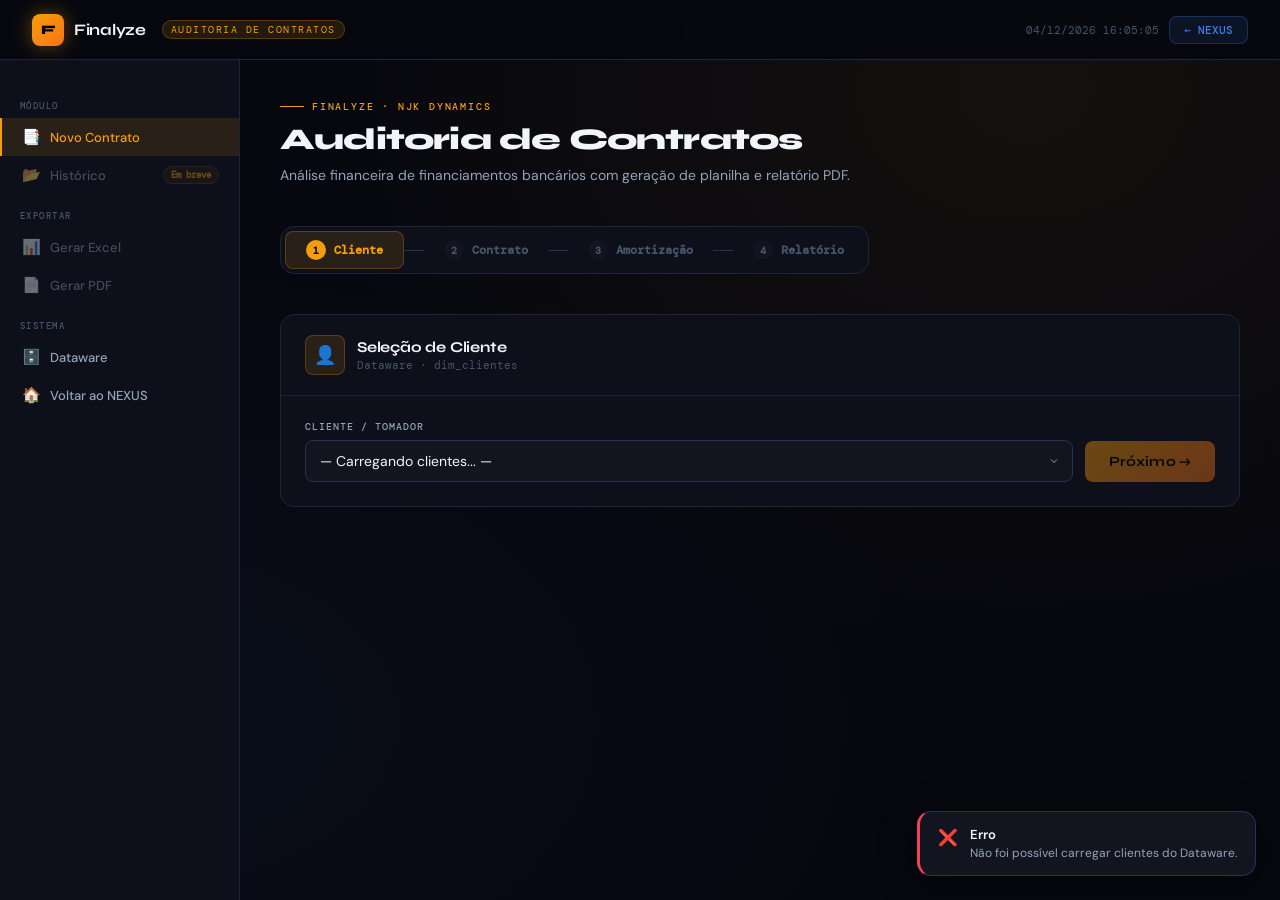
<file: apps/finalyze/index.html>
<!DOCTYPE html>
<html lang="pt-BR">
<head>
  <meta charset="UTF-8" />
  <meta name="viewport" content="width=device-width, initial-scale=1.0" />
  <title>Finalyze — NJK Dynamics | Auditoria de Contratos</title>
  <link rel="preconnect" href="https://fonts.googleapis.com" />
  <link rel="preconnect" href="https://fonts.gstatic.com" crossorigin />
  <link href="https://fonts.googleapis.com/css2?family=Syne:wght@400;500;600;700;800&family=DM+Mono:wght@400;500&family=DM+Sans:wght@300;400;500;600&display=swap" rel="stylesheet" />
  <style>
:root {
  --bg:#07080f;--bg2:#0d0f1a;--bg3:#121520;--bg4:#181c2e;
  --border:#1f2438;--border2:#2a3050;
  --amber:#f59e0b;--amber2:#fbbf24;--amber-dim:rgba(245,158,11,0.12);--amber-glow:rgba(245,158,11,0.25);
  --blue:#3b82f6;--blue-dim:rgba(59,130,246,0.1);
  --emerald:#10b981;--emerald-dim:rgba(16,185,129,0.1);
  --rose:#f43f5e;--rose-dim:rgba(244,63,94,0.1);
  --cyan:#06b6d4;--purple:#8b5cf6;
  --text:#f1f5f9;--text2:#94a3b8;--text3:#475569;
  --font-head:'Syne',sans-serif;--font-body:'DM Sans',sans-serif;--font-mono:'DM Mono',monospace;
  --r:8px;--r2:14px;--r3:20px;
  --tr:all 0.2s cubic-bezier(0.4,0,0.2,1);
}
*,*::before,*::after{box-sizing:border-box;margin:0;padding:0}
html{scroll-behavior:smooth}
body{font-family:var(--font-body);background:var(--bg);color:var(--text);min-height:100vh;overflow-x:hidden}
body::before{content:'';position:fixed;inset:0;background:radial-gradient(ellipse at 80% 10%,rgba(245,158,11,0.06) 0%,transparent 50%),radial-gradient(ellipse at 10% 80%,rgba(59,130,246,0.05) 0%,transparent 50%);pointer-events:none;z-index:0}

/* TOPBAR */
.topbar{position:fixed;top:0;left:0;right:0;height:60px;background:rgba(7,8,15,0.92);backdrop-filter:blur(20px);border-bottom:1px solid var(--border);display:flex;align-items:center;justify-content:space-between;padding:0 32px;z-index:100}
.topbar-left{display:flex;align-items:center;gap:16px}
.brand{display:flex;align-items:center;gap:10px}
.brand-mark{width:32px;height:32px;background:linear-gradient(135deg,#f59e0b,#f97316);border-radius:var(--r);display:flex;align-items:center;justify-content:center;font-family:var(--font-head);font-size:13px;font-weight:800;color:#000;box-shadow:0 0 20px rgba(245,158,11,0.4)}
.brand-name{font-family:var(--font-head);font-size:16px;font-weight:700;letter-spacing:-0.3px}
.brand-module{font-family:var(--font-mono);font-size:10px;color:var(--amber);letter-spacing:0.15em;padding:2px 8px;background:var(--amber-dim);border:1px solid var(--amber-glow);border-radius:100px}
.topbar-right{display:flex;align-items:center;gap:10px}
.btn-nexus{display:flex;align-items:center;gap:6px;padding:6px 14px;background:var(--blue-dim);border:1px solid rgba(59,130,246,0.28);border-radius:var(--r);font-family:var(--font-mono);font-size:11px;font-weight:500;color:var(--blue);cursor:pointer;text-decoration:none;transition:var(--tr)}
.btn-nexus:hover{background:rgba(59,130,246,0.18);border-color:rgba(59,130,246,0.5)}
.topbar-clock{font-family:var(--font-mono);font-size:11px;color:var(--text3)}

/* LAYOUT */
.layout{display:grid;grid-template-columns:240px 1fr;min-height:100vh;padding-top:60px}

/* SIDEBAR */
.sidebar{background:var(--bg2);border-right:1px solid var(--border);padding:24px 0;position:sticky;top:60px;height:calc(100vh - 60px);overflow-y:auto}
.sidebar-section{font-family:var(--font-mono);font-size:9px;font-weight:500;letter-spacing:0.16em;color:var(--text3);text-transform:uppercase;padding:16px 20px 6px}
.sidebar-item{display:flex;align-items:center;gap:10px;padding:9px 20px;font-size:13px;font-weight:500;color:var(--text2);cursor:pointer;transition:var(--tr);border-left:2px solid transparent;text-decoration:none}
.sidebar-item:hover{color:var(--text);background:rgba(255,255,255,0.03)}
.sidebar-item.active{color:var(--amber);background:var(--amber-dim);border-left-color:var(--amber)}
.sidebar-icon{font-size:15px;width:18px;text-align:center;flex-shrink:0}
.sidebar-badge{margin-left:auto;font-family:var(--font-mono);font-size:9px;font-weight:600;padding:2px 7px;border-radius:100px;background:var(--amber-dim);color:var(--amber);border:1px solid var(--amber-glow)}

/* MAIN */
.main{padding:40px;position:relative;z-index:1;min-height:calc(100vh - 60px)}

/* PAGE HEADER */
.page-header{margin-bottom:40px}
.page-tag{font-family:var(--font-mono);font-size:10px;font-weight:500;letter-spacing:0.18em;color:var(--amber);text-transform:uppercase;margin-bottom:10px;display:flex;align-items:center;gap:8px}
.page-tag::before{content:'';width:24px;height:1px;background:var(--amber)}
.page-title{font-family:var(--font-head);font-size:30px;font-weight:800;letter-spacing:-0.8px;line-height:1.1;margin-bottom:8px}
.page-subtitle{font-size:14px;color:var(--text2);line-height:1.6}

/* STEPS */
.steps{display:flex;align-items:center;gap:0;margin-bottom:40px;background:var(--bg2);border:1px solid var(--border);border-radius:var(--r2);padding:4px;width:fit-content}
.step{display:flex;align-items:center;gap:8px;padding:8px 20px;border-radius:var(--r);font-size:12px;font-weight:600;color:var(--text3);transition:var(--tr);cursor:default;font-family:var(--font-mono)}
.step.active{background:var(--amber-dim);color:var(--amber);border:1px solid var(--amber-glow)}
.step.done{color:var(--emerald)}
.step-num{width:20px;height:20px;border-radius:50%;background:var(--bg3);display:flex;align-items:center;justify-content:center;font-size:10px;font-weight:700;flex-shrink:0}
.step.active .step-num{background:var(--amber);color:#000}
.step.done .step-num{background:var(--emerald);color:#000}
.step-sep{width:20px;height:1px;background:var(--border2);flex-shrink:0}

/* CARDS */
.card{background:var(--bg2);border:1px solid var(--border);border-radius:var(--r2);overflow:hidden;margin-bottom:24px}
.card-header{display:flex;align-items:center;justify-content:space-between;padding:20px 24px;border-bottom:1px solid var(--border)}
.card-title-group{display:flex;align-items:center;gap:12px}
.card-icon{width:40px;height:40px;border-radius:var(--r);display:flex;align-items:center;justify-content:center;font-size:18px;flex-shrink:0}
.card-icon.amber{background:var(--amber-dim);border:1px solid var(--amber-glow)}
.card-icon.blue{background:var(--blue-dim);border:1px solid rgba(59,130,246,0.25)}
.card-icon.emerald{background:var(--emerald-dim);border:1px solid rgba(16,185,129,0.25)}
.card-title{font-family:var(--font-head);font-size:15px;font-weight:700;letter-spacing:-0.2px}
.card-sub{font-size:11px;color:var(--text3);font-family:var(--font-mono);margin-top:2px}
.card-body{padding:24px}

/* CLIENTE SELECTOR */
.client-selector{display:grid;grid-template-columns:1fr auto;gap:12px;align-items:end}
.form-group{display:flex;flex-direction:column;gap:7px}
.form-label{font-family:var(--font-mono);font-size:10px;font-weight:500;letter-spacing:0.1em;text-transform:uppercase;color:var(--text2)}
.form-select,.form-input{background:var(--bg3);border:1px solid var(--border2);border-radius:var(--r);padding:11px 14px;font-family:var(--font-body);font-size:14px;color:var(--text);outline:none;transition:var(--tr);width:100%}
.form-select:focus,.form-input:focus{border-color:var(--amber);box-shadow:0 0 0 3px var(--amber-dim)}
.form-select{appearance:none;cursor:pointer;background-image:url("data:image/svg+xml,%3Csvg xmlns='http://www.w3.org/2000/svg' width='12' height='12' viewBox='0 0 24 24' fill='none' stroke='%2394a3b8' stroke-width='2'%3E%3Cpath d='M6 9l6 6 6-6'/%3E%3C/svg%3E");background-repeat:no-repeat;background-position:right 12px center;padding-right:36px;background-color:var(--bg3)}
.form-select option{background:var(--bg3)}
.form-input::placeholder{color:var(--text3)}
.client-info{background:var(--bg3);border:1px solid var(--border2);border-radius:var(--r);padding:16px;display:none;margin-top:12px}
.client-info.show{display:flex;gap:24px;flex-wrap:wrap}
.client-info-item{display:flex;flex-direction:column;gap:3px}
.client-info-label{font-family:var(--font-mono);font-size:9px;color:var(--text3);text-transform:uppercase;letter-spacing:0.1em}
.client-info-value{font-size:13px;font-weight:600;color:var(--amber)}

/* MODO DE ENTRADA */
.input-mode{display:grid;grid-template-columns:1fr 1fr;gap:12px;margin-bottom:24px}
.mode-card{background:var(--bg3);border:2px solid var(--border2);border-radius:var(--r2);padding:20px;cursor:pointer;transition:var(--tr);text-align:center}
.mode-card:hover{border-color:var(--border2);background:var(--bg4)}
.mode-card.selected{border-color:var(--amber);background:var(--amber-dim)}
.mode-icon{font-size:32px;margin-bottom:10px}
.mode-title{font-family:var(--font-head);font-size:14px;font-weight:700;margin-bottom:4px}
.mode-desc{font-size:12px;color:var(--text2)}
.mode-card.selected .mode-desc{color:var(--amber2)}

/* UPLOAD AREA */
.upload-area{border:2px dashed var(--border2);border-radius:var(--r2);padding:48px 24px;text-align:center;transition:var(--tr);cursor:pointer;position:relative}
.upload-area:hover,.upload-area.drag{border-color:var(--amber);background:var(--amber-dim)}
.upload-area input[type=file]{position:absolute;inset:0;opacity:0;cursor:pointer;width:100%;height:100%}
.upload-icon{font-size:40px;margin-bottom:12px;opacity:0.5}
.upload-title{font-family:var(--font-head);font-size:15px;font-weight:700;margin-bottom:6px}
.upload-desc{font-size:12px;color:var(--text2)}
.upload-file-info{display:none;align-items:center;gap:12px;background:var(--emerald-dim);border:1px solid rgba(16,185,129,0.25);border-radius:var(--r);padding:12px 16px;margin-top:16px}
.upload-file-info.show{display:flex}
.upload-file-name{font-family:var(--font-mono);font-size:12px;color:var(--emerald)}

/* FORM GRID */
.form-grid{display:grid;grid-template-columns:1fr 1fr;gap:16px}
.form-grid.cols-3{grid-template-columns:1fr 1fr 1fr}
.form-grid.full{grid-template-columns:1fr}
.form-divider{height:1px;background:var(--border);margin:8px 0}
.form-section-label{font-family:var(--font-mono);font-size:10px;font-weight:500;letter-spacing:0.14em;text-transform:uppercase;color:var(--text3);margin:16px 0 8px;grid-column:1/-1}

/* AMORTIZATION SYSTEM */
.amort-tabs{display:flex;gap:6px;flex-wrap:wrap}
.amort-tab{padding:8px 16px;border:1px solid var(--border2);border-radius:var(--r);font-family:var(--font-mono);font-size:12px;font-weight:500;color:var(--text2);cursor:pointer;transition:var(--tr);background:transparent}
.amort-tab:hover{border-color:var(--amber-glow);color:var(--amber)}
.amort-tab.active{background:var(--amber-dim);border-color:var(--amber);color:var(--amber)}

/* CORRECTION TOGGLE */
.toggle-row{display:flex;align-items:center;justify-content:space-between;padding:14px 0;border-top:1px solid var(--border)}
.toggle-label{font-size:13px;font-weight:500}
.toggle-desc{font-size:11px;color:var(--text3);margin-top:2px}
.toggle{position:relative;width:44px;height:24px;flex-shrink:0}
.toggle input{opacity:0;width:0;height:0}
.toggle-slider{position:absolute;inset:0;background:var(--bg4);border:1px solid var(--border2);border-radius:100px;cursor:pointer;transition:var(--tr)}
.toggle-slider::before{content:'';position:absolute;width:18px;height:18px;left:2px;top:2px;background:var(--text3);border-radius:50%;transition:var(--tr)}
.toggle input:checked + .toggle-slider{background:var(--amber-dim);border-color:var(--amber)}
.toggle input:checked + .toggle-slider::before{transform:translateX(20px);background:var(--amber)}
.index-select{display:none;margin-top:12px}
.index-select.show{display:block}

/* KPI GRID */
.kpi-grid{display:grid;grid-template-columns:repeat(3,1fr);gap:16px;margin-bottom:24px}
.kpi{background:var(--bg2);border:1px solid var(--border);border-radius:var(--r2);padding:20px;position:relative;overflow:hidden}
.kpi::before{content:'';position:absolute;top:0;left:0;right:0;height:2px}
.kpi.amber::before{background:var(--amber)}
.kpi.blue::before{background:var(--blue)}
.kpi.emerald::before{background:var(--emerald)}
.kpi-label{font-family:var(--font-mono);font-size:10px;color:var(--text3);text-transform:uppercase;letter-spacing:0.1em;margin-bottom:8px}
.kpi-value{font-family:var(--font-head);font-size:28px;font-weight:800;letter-spacing:-1px;margin-bottom:4px}
.kpi.amber .kpi-value{color:var(--amber)}
.kpi.blue .kpi-value{color:var(--blue)}
.kpi.emerald .kpi-value{color:var(--emerald)}
.kpi-sub{font-size:11px;color:var(--text3)}

/* TABELA AMORTIZAÇÃO */
.table-wrap{overflow-x:auto;border-radius:var(--r)}
table{width:100%;border-collapse:collapse;font-size:13px}
thead th{padding:10px 14px;text-align:right;font-family:var(--font-mono);font-size:9px;font-weight:500;letter-spacing:0.1em;text-transform:uppercase;color:var(--text3);border-bottom:1px solid var(--border);white-space:nowrap;background:rgba(0,0,0,0.2)}
thead th:first-child{text-align:center}
thead th:nth-child(2){text-align:left}
tbody tr{border-bottom:1px solid rgba(31,36,56,0.8);transition:var(--tr)}
tbody tr:hover{background:rgba(245,158,11,0.03)}
tbody tr.future{background:rgba(245,158,11,0.02)}
tbody tr.future td{color:var(--amber2)}
tbody tr:last-child{border-bottom:none;font-weight:600}
td{padding:10px 14px;text-align:right;font-family:var(--font-mono);font-size:12px}
td:first-child{text-align:center;color:var(--text3)}
td:nth-child(2){text-align:left;font-family:var(--font-body);font-weight:500}
.badge-liquidada{background:var(--emerald-dim);color:var(--emerald);border:1px solid rgba(16,185,129,0.2);padding:2px 8px;border-radius:100px;font-size:10px;font-family:var(--font-mono)}
.badge-aberta{background:var(--amber-dim);color:var(--amber);border:1px solid var(--amber-glow);padding:2px 8px;border-radius:100px;font-size:10px;font-family:var(--font-mono)}
.badge-vencida{background:var(--rose-dim);color:var(--rose);border:1px solid rgba(244,63,94,0.2);padding:2px 8px;border-radius:100px;font-size:10px;font-family:var(--font-mono)}

/* BOTÕES */
.btn-row{display:flex;gap:12px;flex-wrap:wrap}
.btn{padding:12px 24px;border-radius:var(--r);font-family:var(--font-head);font-size:14px;font-weight:700;cursor:pointer;transition:var(--tr);display:flex;align-items:center;gap:8px;border:none;letter-spacing:0.01em}
.btn-primary{background:linear-gradient(135deg,var(--amber),#f97316);color:#000}
.btn-primary:hover{transform:translateY(-1px);box-shadow:0 8px 24px rgba(245,158,11,0.35)}
.btn-secondary{background:transparent;border:1px solid var(--border2);color:var(--text2)}
.btn-secondary:hover{border-color:var(--amber-glow);color:var(--amber);background:var(--amber-dim)}
.btn-ghost{background:transparent;border:1px solid var(--border);color:var(--text3)}
.btn-ghost:hover{border-color:var(--border2);color:var(--text2)}
.btn:disabled{opacity:.4;cursor:not-allowed;transform:none!important;box-shadow:none!important}
.btn-excel{background:var(--emerald-dim);border:1px solid rgba(16,185,129,0.3);color:var(--emerald)}
.btn-excel:hover{background:rgba(16,185,129,0.2)}
.btn-pdf{background:var(--rose-dim);border:1px solid rgba(244,63,94,0.3);color:var(--rose)}
.btn-pdf:hover{background:rgba(244,63,94,0.2)}

/* TOAST */
.toast-container{position:fixed;bottom:24px;right:24px;z-index:999;display:flex;flex-direction:column;gap:10px;pointer-events:none}
.toast{pointer-events:auto;display:flex;align-items:flex-start;gap:12px;padding:14px 18px;border-radius:var(--r2);background:var(--bg3);border:1px solid var(--border2);box-shadow:0 8px 32px rgba(0,0,0,0.6);min-width:280px;max-width:380px;animation:toast-in .3s cubic-bezier(.4,0,.2,1)}
.toast.fade-out{animation:toast-out .25s cubic-bezier(.4,0,.2,1) forwards}
@keyframes toast-in{from{opacity:0;transform:translateX(16px)}to{opacity:1;transform:translateX(0)}}
@keyframes toast-out{from{opacity:1}to{opacity:0;transform:translateX(16px)}}
.toast-icon{font-size:16px;flex-shrink:0;margin-top:1px}
.toast-title{font-size:13px;font-weight:600;margin-bottom:2px}
.toast-msg{font-size:12px;color:var(--text2)}
.toast.success{border-left:3px solid var(--emerald)}.toast.error{border-left:3px solid var(--rose)}.toast.info{border-left:3px solid var(--amber)}

/* SPINNER */
.spinner{display:inline-block;width:14px;height:14px;border:2px solid rgba(0,0,0,0.2);border-top-color:#000;border-radius:50%;animation:spin .6s linear infinite}
@keyframes spin{to{transform:rotate(360deg)}}

/* EMPTY STATE */
.empty-table{padding:60px 24px;text-align:center}
.empty-table-icon{font-size:48px;margin-bottom:16px;opacity:0.25}
.empty-table-title{font-family:var(--font-head);font-size:16px;font-weight:700;color:var(--text2);margin-bottom:6px}
.empty-table-desc{font-size:13px;color:var(--text3)}

/* SECTION HIDDEN */
.section{display:none}.section.show{display:block}
.section-animated{animation:section-in .3s cubic-bezier(.4,0,.2,1)}
@keyframes section-in{from{opacity:0;transform:translateY(8px)}to{opacity:1;transform:translateY(0)}}

@media(max-width:1100px){.layout{grid-template-columns:1fr}.sidebar{display:none}.main{padding:24px}.form-grid.cols-3{grid-template-columns:1fr 1fr}.kpi-grid{grid-template-columns:1fr}}
@media(max-width:640px){.form-grid,.form-grid.cols-3,.input-mode,.kpi-grid{grid-template-columns:1fr}.steps{display:none}}
  </style>
</head>
<body>

<header class="topbar">
  <div class="topbar-left">
    <div class="brand">
      <div class="brand-mark">F</div>
      <div>
        <div class="brand-name">Finalyze</div>
      </div>
    </div>
    <div class="brand-module">AUDITORIA DE CONTRATOS</div>
  </div>
  <div class="topbar-right">
    <div class="topbar-clock" id="topbar-clock"></div>
    <a class="btn-nexus" href="https://njkdynamics.vercel.app">← NEXUS</a>
  </div>
</header>

<div class="layout">
  <nav class="sidebar">
    <div class="sidebar-section">Módulo</div>
    <a class="sidebar-item active" href="#" onclick="return false">
      <span class="sidebar-icon">📑</span><span>Novo Contrato</span>
    </a>
    <a class="sidebar-item" href="#" onclick="return false" style="opacity:.4;cursor:not-allowed">
      <span class="sidebar-icon">📂</span><span>Histórico</span>
      <span class="sidebar-badge">Em breve</span>
    </a>
    <div class="sidebar-section">Exportar</div>
    <a class="sidebar-item" href="#" onclick="exportExcel()" id="sidebar-excel" style="opacity:.4;pointer-events:none">
      <span class="sidebar-icon">📊</span><span>Gerar Excel</span>
    </a>
    <a class="sidebar-item" href="#" onclick="exportPDF()" id="sidebar-pdf" style="opacity:.4;pointer-events:none">
      <span class="sidebar-icon">📄</span><span>Gerar PDF</span>
    </a>
    <div class="sidebar-section">Sistema</div>
    <a class="sidebar-item" href="https://njkdynamics.vercel.app/dataware" target="_blank">
      <span class="sidebar-icon">🗄️</span><span>Dataware</span>
    </a>
    <a class="sidebar-item" href="https://njkdynamics.vercel.app">
      <span class="sidebar-icon">🏠</span><span>Voltar ao NEXUS</span>
    </a>
  </nav>

  <main class="main">
    <div class="page-header">
      <div class="page-tag">Finalyze · NJK Dynamics</div>
      <h1 class="page-title">Auditoria de Contratos</h1>
      <p class="page-subtitle">Análise financeira de financiamentos bancários com geração de planilha e relatório PDF.</p>
    </div>

    <!-- STEPS -->
    <div class="steps">
      <div class="step active" id="step-1"><div class="step-num">1</div>Cliente</div>
      <div class="step-sep"></div>
      <div class="step" id="step-2"><div class="step-num">2</div>Contrato</div>
      <div class="step-sep"></div>
      <div class="step" id="step-3"><div class="step-num">3</div>Amortização</div>
      <div class="step-sep"></div>
      <div class="step" id="step-4"><div class="step-num">4</div>Relatório</div>
    </div>

    <!-- STEP 1: CLIENTE -->
    <div class="section show section-animated" id="sec-cliente">
      <div class="card">
        <div class="card-header">
          <div class="card-title-group">
            <div class="card-icon amber">👤</div>
            <div><div class="card-title">Seleção de Cliente</div><div class="card-sub">Dataware · dim_clientes</div></div>
          </div>
        </div>
        <div class="card-body">
          <div class="client-selector">
            <div class="form-group" style="flex:1">
              <label class="form-label">Cliente / Tomador</label>
              <select class="form-select" id="select-cliente" onchange="onClienteChange()">
                <option value="">— Carregando clientes... —</option>
              </select>
            </div>
            <button class="btn btn-primary" onclick="goToStep2()" id="btn-step2" disabled>
              Próximo →
            </button>
          </div>
          <div class="client-info" id="client-info">
            <div class="client-info-item"><div class="client-info-label">ID</div><div class="client-info-value" id="ci-id">—</div></div>
            <div class="client-info-item"><div class="client-info-label">Status</div><div class="client-info-value" id="ci-status">—</div></div>
            <div class="client-info-item"><div class="client-info-label">Cadastrado em</div><div class="client-info-value" id="ci-data">—</div></div>
          </div>
        </div>
      </div>
    </div>

    <!-- STEP 2: CONTRATO -->
    <div class="section section-animated" id="sec-contrato">
      <div class="card" style="margin-bottom:16px">
        <div class="card-header">
          <div class="card-title-group">
            <div class="card-icon amber">📄</div>
            <div><div class="card-title">Dados do Contrato</div><div class="card-sub">Upload PDF ou entrada manual</div></div>
          </div>
          <button class="btn btn-ghost" onclick="goToStep1()" style="font-size:12px;padding:8px 14px">← Voltar</button>
        </div>
        <div class="card-body">

          <!-- MODO -->
          <div class="input-mode">
            <div class="mode-card selected" id="mode-upload" onclick="setMode('upload')">
              <div class="mode-icon">📤</div>
              <div class="mode-title">Upload PDF</div>
              <div class="mode-desc">Extraia dados automaticamente via OCR</div>
            </div>
            <div class="mode-card" id="mode-manual" onclick="setMode('manual')">
              <div class="mode-icon">✏️</div>
              <div class="mode-title">Entrada Manual</div>
              <div class="mode-desc">Digite os dados do contrato</div>
            </div>
          </div>

          <!-- UPLOAD -->
          <div id="area-upload">
            <div class="upload-area" id="upload-area">
              <input type="file" accept=".pdf" onchange="onFileSelect(event)" />
              <div class="upload-icon">📂</div>
              <div class="upload-title">Arraste o PDF aqui ou clique para selecionar</div>
              <div class="upload-desc">Cédulas de crédito, CCB, contratos bancários · PDF com texto selecionável</div>
            </div>
            <div class="upload-file-info" id="upload-file-info">
              <span style="font-size:20px">📄</span>
              <div>
                <div class="upload-file-name" id="upload-file-name">arquivo.pdf</div>
                <div style="font-size:11px;color:var(--text3);margin-top:2px">Pronto para extração OCR</div>
              </div>
              <button class="btn btn-ghost" onclick="processOCR()" style="margin-left:auto;font-size:12px;padding:8px 14px" id="btn-ocr">
                🔍 Extrair Dados
              </button>
            </div>
          </div>

          <!-- FORM -->
          <div id="area-form" style="margin-top:20px">
            <div class="form-grid">
              <div class="form-section-label">Identificação do Contrato</div>
              <div class="form-group">
                <label class="form-label">Número do Contrato</label>
                <input class="form-input" type="text" id="f-numero" placeholder="Ex: 0012345-67/2024" />
              </div>
              <div class="form-group">
                <label class="form-label">Agente Financeiro</label>
                <input class="form-input" type="text" id="f-agente" placeholder="Ex: Banco do Brasil S.A." />
              </div>
              <div class="form-group">
                <label class="form-label">Linha de Crédito</label>
                <input class="form-input" type="text" id="f-linha" placeholder="Ex: PRONAF, MODERFROTA..." />
              </div>
              <div class="form-group">
                <label class="form-label">Data de Emissão</label>
                <input class="form-input" type="date" id="f-emissao" />
              </div>
              <div class="form-section-label">Condições Financeiras</div>
              <div class="form-group">
                <label class="form-label">Valor do Financiamento (R$)</label>
                <input class="form-input" type="text" id="f-valor" placeholder="Ex: 500.000,00" oninput="maskMoney(this)" />
              </div>
              <div class="form-group">
                <label class="form-label">Taxa de Juros (% a.a.)</label>
                <input class="form-input" type="number" id="f-taxa" placeholder="Ex: 7.5" step="0.01" min="0" />
              </div>
              <div class="form-group">
                <label class="form-label">Nº de Parcelas</label>
                <input class="form-input" type="number" id="f-parcelas" placeholder="Ex: 60" min="1" max="360" />
              </div>
              <div class="form-group">
                <label class="form-label">Data da 1ª Parcela</label>
                <input class="form-input" type="date" id="f-primeira" />
              </div>
              <div class="form-section-label">Sistema de Amortização</div>
            </div>
            <div class="amort-tabs" id="amort-tabs">
              <div class="amort-tab active" onclick="setAmort('SAC')">SAC</div>
              <div class="amort-tab" onclick="setAmort('PRICE')">PRICE</div>
              <div class="amort-tab" onclick="setAmort('CUSTOM')">Personalizado</div>
            </div>
            <div id="amort-custom-area" style="display:none;margin-top:12px">
              <div class="form-group">
                <label class="form-label">Fórmula Personalizada</label>
                <input class="form-input" type="text" id="f-formula" placeholder="Ex: PMT(taxa/12, n, -PV)" style="font-family:var(--font-mono)" />
              </div>
            </div>

            <!-- CORREÇÃO -->
            <div class="toggle-row">
              <div>
                <div class="toggle-label">Corrigir parcelas em aberto</div>
                <div class="toggle-desc">Atualiza parcelas futuras e vencidas até a data atual</div>
              </div>
              <label class="toggle">
                <input type="checkbox" id="toggle-correcao" onchange="onToggleCorrecao()" />
                <span class="toggle-slider"></span>
              </label>
            </div>
            <div class="index-select" id="index-select">
              <div class="form-group">
                <label class="form-label">Índice de Correção</label>
                <select class="form-select" id="f-indice">
                  <option value="contratual">Taxa Contratual</option>
                  <option value="ipca">IPCA</option>
                  <option value="igpm">IGP-M</option>
                  <option value="selic">SELIC</option>
                </select>
              </div>
            </div>
          </div>

          <div class="btn-row" style="margin-top:24px">
            <button class="btn btn-primary" onclick="calcular()">
              <span id="btn-calc-content">⚡ Calcular Amortização</span>
            </button>
            <button class="btn btn-ghost" onclick="limparForm()">Limpar</button>
          </div>
        </div>
      </div>
    </div>

    <!-- STEP 3 + 4: RESULTADO -->
    <div class="section section-animated" id="sec-resultado">
      <div class="btn-row" style="margin-bottom:24px">
        <button class="btn btn-ghost" onclick="goToStep2()" style="font-size:12px;padding:8px 14px">← Editar Contrato</button>
        <button class="btn btn-excel" onclick="exportExcel()" id="btn-excel">📊 Exportar Excel</button>
        <button class="btn btn-pdf" onclick="exportPDF()" id="btn-pdf">📄 Gerar PDF</button>
        <button class="btn btn-secondary" onclick="salvarSupabase()" id="btn-salvar">💾 Salvar Registro</button>
      </div>

      <!-- KPIs -->
      <div class="kpi-grid">
        <div class="kpi amber">
          <div class="kpi-label">Saldo Devedor Atual</div>
          <div class="kpi-value" id="kpi-saldo">R$ —</div>
          <div class="kpi-sub" id="kpi-saldo-sub">—</div>
        </div>
        <div class="kpi blue">
          <div class="kpi-label">Total de Juros</div>
          <div class="kpi-value" id="kpi-juros">R$ —</div>
          <div class="kpi-sub" id="kpi-juros-sub">—</div>
        </div>
        <div class="kpi emerald">
          <div class="kpi-label">Custo Efetivo Total</div>
          <div class="kpi-value" id="kpi-cet">— %</div>
          <div class="kpi-sub" id="kpi-cet-sub">ao ano</div>
        </div>
      </div>

      <!-- TABELA -->
      <div class="card">
        <div class="card-header">
          <div class="card-title-group">
            <div class="card-icon amber">📋</div>
            <div>
              <div class="card-title">Tabela de Amortização</div>
              <div class="card-sub" id="table-info-sub">— parcelas · sistema —</div>
            </div>
          </div>
          <div style="display:flex;align-items:center;gap:8px;font-family:var(--font-mono);font-size:11px;color:var(--text3)">
            <span style="display:inline-block;width:8px;height:8px;border-radius:50%;background:var(--emerald)"></span>Liquidada
            <span style="display:inline-block;width:8px;height:8px;border-radius:50%;background:var(--amber)"></span>Em aberto
            <span style="display:inline-block;width:8px;height:8px;border-radius:50%;background:var(--rose)"></span>Vencida
          </div>
        </div>
        <div class="table-wrap">
          <table>
            <thead>
              <tr>
                <th style="text-align:center">#</th>
                <th style="text-align:left">Vencimento</th>
                <th>Principal</th>
                <th>Juros</th>
                <th>Prestação</th>
                <th>Saldo Devedor</th>
                <th>Status</th>
              </tr>
            </thead>
            <tbody id="amort-tbody">
              <tr><td colspan="7">
                <div class="empty-table">
                  <div class="empty-table-icon">📊</div>
                  <div class="empty-table-title">Nenhum cálculo realizado</div>
                  <div class="empty-table-desc">Preencha os dados do contrato e clique em Calcular.</div>
                </div>
              </td></tr>
            </tbody>
          </table>
        </div>
      </div>
    </div>

  </main>
</div>

<div class="toast-container" id="toast-container"></div>

<script>
  /* ── CONFIG ── */
  const API_URL = 'https://njk-api.onrender.com';
  let currentStep = 1;
  let selectedCliente = null;
  let selectedAmort = 'SAC';
  let currentMode = 'upload';
  let tabelaAmort = [];

  /* ── CLOCK ── */
  function updateClock() {
    const now = new Date();
    document.getElementById('topbar-clock').textContent =
      now.toLocaleDateString('pt-BR') + '  ' + now.toLocaleTimeString('pt-BR', {hour:'2-digit',minute:'2-digit',second:'2-digit'});
  }
  updateClock(); setInterval(updateClock, 1000);

  /* ── TOAST ── */
  function showToast(type, title, msg) {
    const icons = {success:'✅',error:'❌',info:'💡'};
    const c = document.getElementById('toast-container');
    const t = document.createElement('div');
    t.className = 'toast ' + type;
    t.innerHTML = '<span class="toast-icon">' + icons[type] + '</span><div><div class="toast-title">' + title + '</div><div class="toast-msg">' + msg + '</div></div>';
    c.appendChild(t);
    setTimeout(() => { t.classList.add('fade-out'); setTimeout(() => t.remove(), 250); }, 3500);
  }

  /* ── STEPS ── */
  function setStep(n) {
    currentStep = n;
    [1,2,3,4].forEach(i => {
      const el = document.getElementById('step-' + i);
      el.classList.remove('active','done');
      if (i < n) el.classList.add('done');
      if (i === n) el.classList.add('active');
    });
    document.querySelectorAll('.section').forEach(s => s.classList.remove('show'));
    if (n === 1) document.getElementById('sec-cliente').classList.add('show');
    if (n === 2) document.getElementById('sec-contrato').classList.add('show');
    if (n >= 3) { document.getElementById('sec-resultado').classList.add('show'); document.getElementById('sec-contrato').classList.add('show'); }
  }

  function goToStep1() { setStep(1); }
  function goToStep2() {
    if (!selectedCliente) { showToast('error','Cliente obrigatório','Selecione um cliente antes de prosseguir.'); return; }
    setStep(2);
  }

  /* ── CLIENTES ── */
  async function loadClientes() {
    try {
      const r = await fetch(API_URL + '/api/clientes?status=ativo&limite=500');
      const d = await r.json();
      const sel = document.getElementById('select-cliente');
      sel.innerHTML = '<option value="">— Selecione o cliente —</option>';
      (d.clientes || []).forEach(c => {
        const o = document.createElement('option');
        o.value = JSON.stringify(c);
        o.textContent = c.nome;
        sel.appendChild(o);
      });
    } catch {
      showToast('error','Erro','Não foi possível carregar clientes do Dataware.');
    }
  }

  function onClienteChange() {
    const val = document.getElementById('select-cliente').value;
    if (!val) { selectedCliente = null; document.getElementById('client-info').classList.remove('show'); document.getElementById('btn-step2').disabled = true; return; }
    selectedCliente = JSON.parse(val);
    document.getElementById('ci-id').textContent = '#' + selectedCliente.id;
    document.getElementById('ci-status').textContent = selectedCliente.status;
    document.getElementById('ci-data').textContent = formatDate(selectedCliente.criado_em);
    document.getElementById('client-info').classList.add('show');
    document.getElementById('btn-step2').disabled = false;
    document.getElementById('f-tomador-display') && (document.getElementById('f-tomador-display').textContent = selectedCliente.nome);
  }

  /* ── MODO ── */
  function setMode(mode) {
    currentMode = mode;
    document.getElementById('mode-upload').classList.toggle('selected', mode === 'upload');
    document.getElementById('mode-manual').classList.toggle('selected', mode === 'manual');
    document.getElementById('area-upload').style.display = mode === 'upload' ? 'block' : 'none';
  }

  /* ── FILE UPLOAD ── */
  function onFileSelect(e) {
    const file = e.target.files[0];
    if (!file) return;
    document.getElementById('upload-file-name').textContent = file.name;
    document.getElementById('upload-file-info').classList.add('show');
    showToast('info','PDF selecionado',file.name + ' pronto para extração.');
  }

  function processOCR() {
    showToast('info','OCR','Extração via IA será implementada no backend. Preencha os campos manualmente por enquanto.');
    setMode('manual');
  }

  /* ── AMORTIZAÇÃO ── */
  function setAmort(type) {
    selectedAmort = type;
    document.querySelectorAll('.amort-tab').forEach((t,i) => {
      t.classList.toggle('active', ['SAC','PRICE','CUSTOM'][i] === type);
    });
    document.getElementById('amort-custom-area').style.display = type === 'CUSTOM' ? 'block' : 'none';
  }

  function onToggleCorrecao() {
    const checked = document.getElementById('toggle-correcao').checked;
    document.getElementById('index-select').classList.toggle('show', checked);
  }

  /* ── MÁSCARA DINHEIRO ── */
  function maskMoney(el) {
    let v = el.value.replace(/\D/g,'');
    v = (parseInt(v||0)/100).toFixed(2);
    el.value = v.replace('.',',').replace(/\B(?=(\d{3})+(?!\d))/g,'.');
  }

  function parseMoney(s) {
    return parseFloat((s||'0').replace(/\./g,'').replace(',','.')) || 0;
  }

  function fmtMoney(v) {
    return 'R$ ' + v.toFixed(2).replace('.',',').replace(/\B(?=(\d{3})+(?!\d))/g,'.');
  }

  function fmtDate(d) {
    return d.toLocaleDateString('pt-BR');
  }

  function formatDate(iso) {
    if (!iso) return '--';
    try { return new Date(iso).toLocaleDateString('pt-BR'); } catch { return iso; }
  }

  /* ── CALCULAR ── */
  function calcular() {
    const valor    = parseMoney(document.getElementById('f-valor').value);
    const taxaAA   = parseFloat(document.getElementById('f-taxa').value) || 0;
    const nParcelas = parseInt(document.getElementById('f-parcelas').value) || 0;
    const primeiraStr = document.getElementById('f-primeira').value;

    if (!valor || !taxaAA || !nParcelas || !primeiraStr) {
      showToast('error','Campos obrigatórios','Preencha: Valor, Taxa, Nº de Parcelas e Data da 1ª Parcela.');
      return;
    }

    const taxaAM = taxaAA / 100 / 12;
    const primeira = new Date(primeiraStr + 'T12:00:00');
    const hoje = new Date();
    const correcao = document.getElementById('toggle-correcao').checked;
    const indice = document.getElementById('f-indice').value;

    tabelaAmort = [];
    let saldo = valor;

    for (let i = 1; i <= nParcelas; i++) {
      const venc = new Date(primeira);
      venc.setMonth(venc.getMonth() + (i - 1));

      const juros = saldo * taxaAM;
      let principal, prestacao;

      if (selectedAmort === 'SAC') {
        principal = valor / nParcelas;
        prestacao = principal + juros;
      } else if (selectedAmort === 'PRICE') {
        prestacao = valor * (taxaAM * Math.pow(1+taxaAM, nParcelas)) / (Math.pow(1+taxaAM, nParcelas) - 1);
        principal = prestacao - juros;
      } else {
        principal = valor / nParcelas;
        prestacao = principal + juros;
      }

      saldo -= principal;
      if (saldo < 0.01) saldo = 0;

      const isLiquidada = venc < hoje;
      let status = isLiquidada ? 'liquidada' : (venc < hoje ? 'vencida' : 'aberta');
      if (!isLiquidada && venc < hoje) status = 'vencida';
      if (isLiquidada) status = 'liquidada';
      if (!isLiquidada && venc >= hoje) status = 'aberta';

      // Correção simples para parcelas em aberto
      let prestacaoCorrigida = prestacao;
      if (correcao && !isLiquidada) {
        const mesesAtraso = Math.max(0, Math.floor((hoje - venc) / (1000*60*60*24*30)));
        if (mesesAtraso > 0) {
          prestacaoCorrigida = prestacao * Math.pow(1 + taxaAM, mesesAtraso);
          status = 'vencida';
        }
      }

      tabelaAmort.push({ n: i, venc, principal, juros, prestacao: prestacaoCorrigida, saldo: Math.max(0,saldo), status });
    }

    renderTabela();
    calcKPIs(valor, taxaAA);
    setStep(3);
    habilitarExports();
    showToast('success','Calculado!', nParcelas + ' parcelas · Sistema ' + selectedAmort);
  }

  function renderTabela() {
    const tbody = document.getElementById('amort-tbody');
    const sistema = selectedAmort;
    document.getElementById('table-info-sub').textContent = tabelaAmort.length + ' parcelas · Sistema ' + sistema;

    tbody.innerHTML = tabelaAmort.map(p => {
      const badgeClass = 'badge-' + p.status;
      const badgeLabel = p.status === 'liquidada' ? 'Liquidada' : p.status === 'vencida' ? 'Vencida' : 'Em aberto';
      const rowClass = p.status === 'aberta' ? 'future' : '';
      return '<tr class="' + rowClass + '">' +
        '<td>' + p.n + '</td>' +
        '<td>' + fmtDate(p.venc) + '</td>' +
        '<td>' + fmtMoney(p.principal) + '</td>' +
        '<td>' + fmtMoney(p.juros) + '</td>' +
        '<td><strong>' + fmtMoney(p.prestacao) + '</strong></td>' +
        '<td>' + fmtMoney(p.saldo) + '</td>' +
        '<td><span class="' + badgeClass + '">' + badgeLabel + '</span></td>' +
        '</tr>';
    }).join('');
  }

  function calcKPIs(valor, taxaAA) {
    const abertas = tabelaAmort.filter(p => p.status !== 'liquidada');
    const saldoAtual = abertas.length > 0 ? abertas[0].saldo + abertas[0].principal : 0;
    const totalJuros = tabelaAmort.reduce((s,p) => s + p.juros, 0);
    const cet = taxaAA;

    document.getElementById('kpi-saldo').textContent = fmtMoney(saldoAtual);
    document.getElementById('kpi-saldo-sub').textContent = abertas.length + ' parcelas restantes';
    document.getElementById('kpi-juros').textContent = fmtMoney(totalJuros);
    document.getElementById('kpi-juros-sub').textContent = ((totalJuros/valor)*100).toFixed(1) + '% do valor financiado';
    document.getElementById('kpi-cet').textContent = cet.toFixed(2) + '%';
  }

  function habilitarExports() {
    ['sidebar-excel','sidebar-pdf'].forEach(id => {
      const el = document.getElementById(id);
      el.style.opacity = '1'; el.style.pointerEvents = 'auto';
    });
  }

  /* ── EXPORTS (STUB) ── */
  function exportExcel() {
    if (!tabelaAmort.length) { showToast('error','Sem dados','Calcule a amortização primeiro.'); return; }
    showToast('info','Excel','Geração de planilha será implementada no backend.');
  }

  function exportPDF() {
    if (!tabelaAmort.length) { showToast('error','Sem dados','Calcule a amortização primeiro.'); return; }
    showToast('info','PDF','Geração de PDF será implementada no backend.');
  }

  function salvarSupabase() {
    if (!tabelaAmort.length) { showToast('error','Sem dados','Calcule a amortização primeiro.'); return; }
    showToast('info','Supabase','Registro no banco será implementado com o backend.');
  }

  function limparForm() {
    ['f-numero','f-agente','f-linha','f-valor','f-taxa','f-parcelas'].forEach(id => {
      const el = document.getElementById(id); if(el) el.value = '';
    });
    ['f-emissao','f-primeira'].forEach(id => { const el = document.getElementById(id); if(el) el.value = ''; });
    tabelaAmort = [];
  }

  /* ── INIT ── */
  loadClientes();
  setMode('upload');
</script>
</body>
</html>
</file>
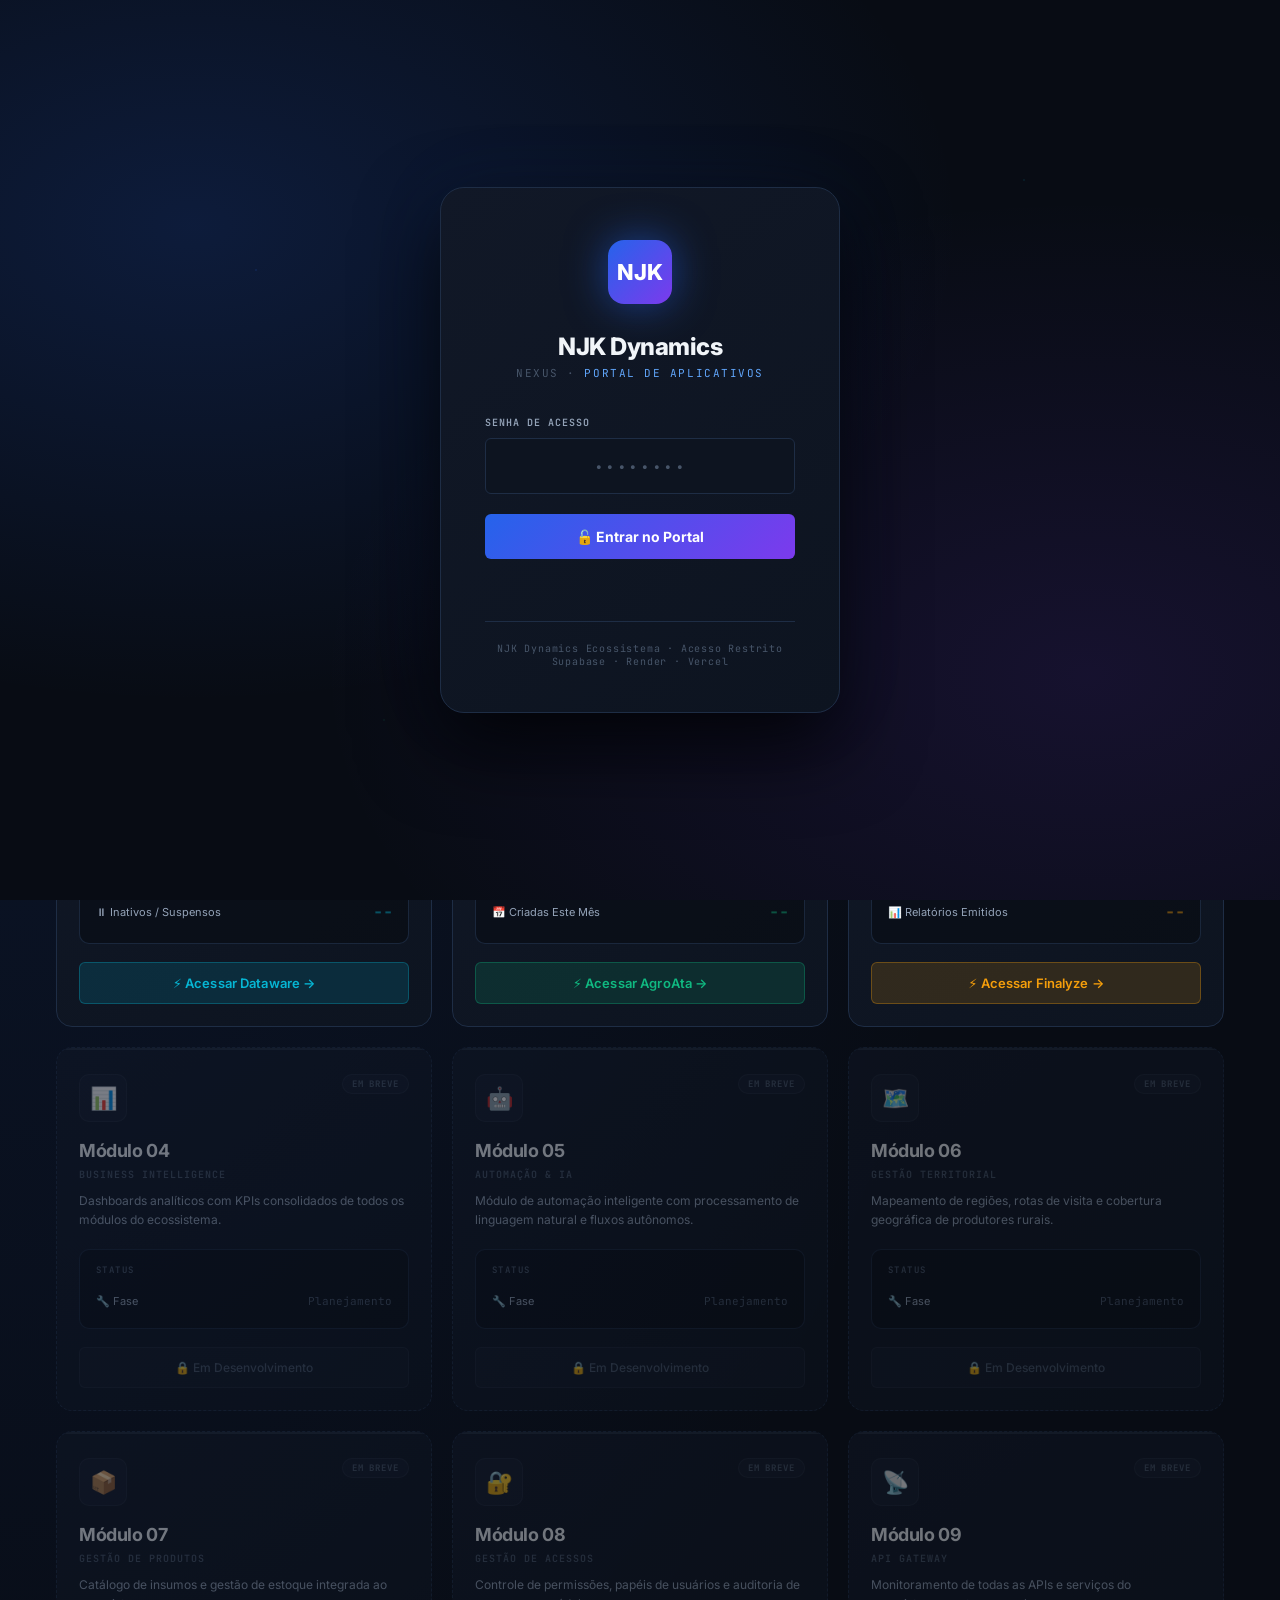
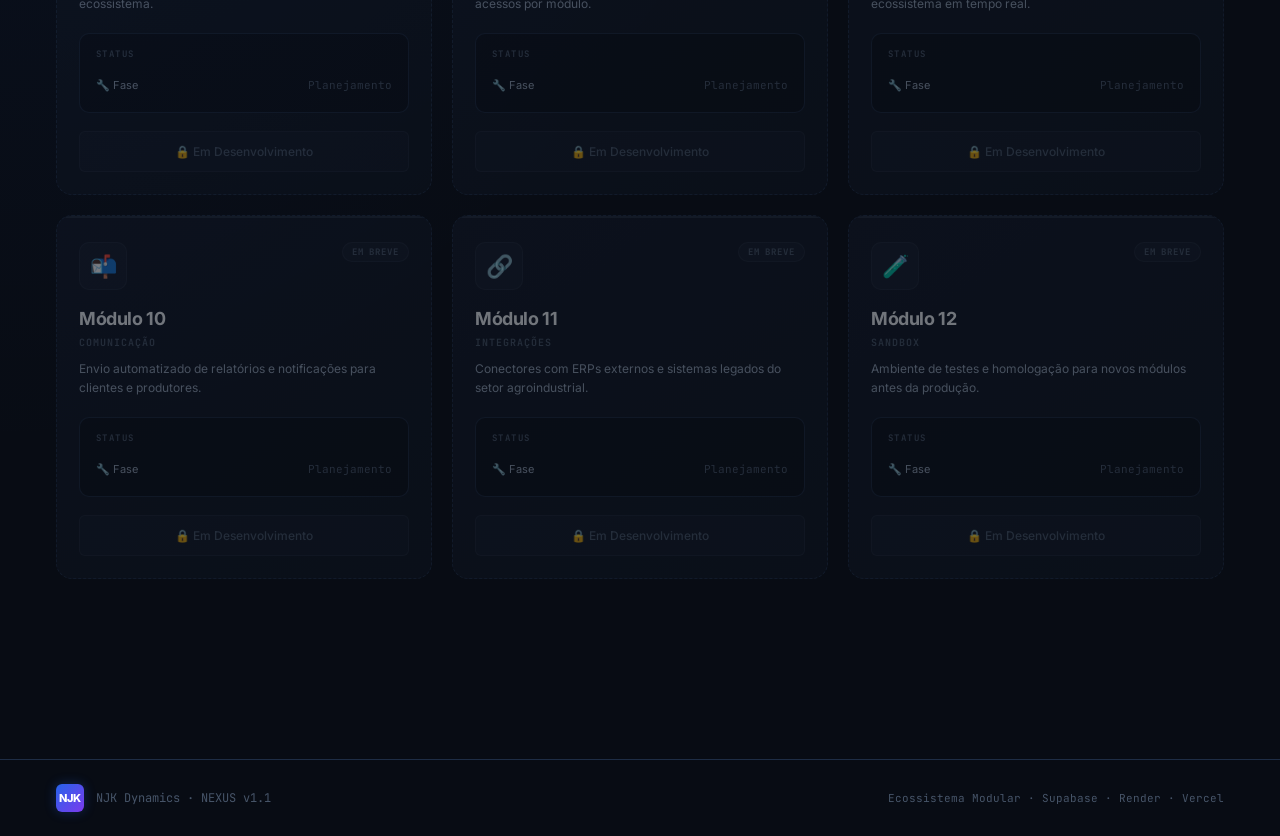
<file: apps/nexus/index.html>
<!DOCTYPE html>
<html lang="pt-BR">
<head>
  <meta charset="UTF-8" />
  <meta name="viewport" content="width=device-width, initial-scale=1.0" />
  <title>NEXUS — NJK Dynamics | Portal de Aplicativos</title>
  <meta name="description" content="Portal central do ecossistema NJK Dynamics. Acesse todos os micro-aplicativos integrados em um único hub de alto desempenho." />
  <link rel="preconnect" href="https://fonts.googleapis.com" />
  <link rel="preconnect" href="https://fonts.gstatic.com" crossorigin />
  <link href="https://fonts.googleapis.com/css2?family=Inter:wght@300;400;500;600;700;800&family=JetBrains+Mono:wght@400;500;700&display=swap" rel="stylesheet" />
  <style>
:root {
  --bg-base:#080c14;--bg-surface:#0d1420;--bg-card:#111827;--bg-input:#0d1420;
  --border:#1e2d45;--border-focus:#2563eb;--border-glow:rgba(37,99,235,0.4);
  --accent-blue:#2563eb;--accent-cyan:#06b6d4;--accent-emerald:#10b981;
  --accent-amber:#f59e0b;--accent-rose:#f43f5e;--accent-purple:#7c3aed;
  --text-primary:#f1f5f9;--text-secondary:#94a3b8;--text-muted:#475569;--text-accent:#60a5fa;
  --gradient-brand:linear-gradient(135deg,#2563eb 0%,#7c3aed 100%);
  --gradient-card:linear-gradient(145deg,#111827 0%,#0d1420 100%);
  --gradient-glow:radial-gradient(ellipse at top left,rgba(37,99,235,0.12) 0%,transparent 60%);
  --radius-sm:6px;--radius-md:10px;--radius-lg:16px;--radius-xl:24px;
  --shadow-md:0 4px 20px rgba(0,0,0,0.6);--shadow-glow:0 0 40px rgba(37,99,235,0.15);
  --font-sans:'Inter',system-ui,sans-serif;--font-mono:'JetBrains Mono',monospace;
  --transition:all 0.22s cubic-bezier(0.4,0,0.2,1);
}
*,*::before,*::after{box-sizing:border-box;margin:0;padding:0}
html{scroll-behavior:smooth}
body{font-family:var(--font-sans);background-color:var(--bg-base);color:var(--text-primary);min-height:100vh;background-image:var(--gradient-glow);overflow-x:hidden}
::-webkit-scrollbar{width:6px}::-webkit-scrollbar-track{background:var(--bg-base)}::-webkit-scrollbar-thumb{background:var(--border);border-radius:3px}::-webkit-scrollbar-thumb:hover{background:var(--accent-blue)}
.login-overlay{position:fixed;inset:0;z-index:1000;background:var(--bg-base);background-image:radial-gradient(ellipse at 15% 25%,rgba(37,99,235,0.18) 0%,transparent 50%),radial-gradient(ellipse at 85% 75%,rgba(124,58,237,0.12) 0%,transparent 50%);display:flex;align-items:center;justify-content:center}
.login-overlay.hidden{display:none}
.login-overlay::before{content:'';position:absolute;inset:0;background-image:radial-gradient(1px 1px at 20% 30%,rgba(37,99,235,0.4) 0%,transparent 100%),radial-gradient(1px 1px at 80% 20%,rgba(6,182,212,0.3) 0%,transparent 100%),radial-gradient(1px 1px at 50% 70%,rgba(124,58,237,0.35) 0%,transparent 100%),radial-gradient(1px 1px at 30% 80%,rgba(16,185,129,0.25) 0%,transparent 100%);animation:bg-drift 12s ease-in-out infinite alternate;pointer-events:none}
@keyframes bg-drift{0%{transform:translate(0,0) scale(1)}100%{transform:translate(8px,-12px) scale(1.02)}}
.login-box{position:relative;z-index:1;width:400px;max-width:92vw;background:var(--gradient-card);border:1px solid var(--border);border-radius:var(--radius-xl);padding:52px 44px 44px;box-shadow:0 32px 80px rgba(0,0,0,0.85),0 0 80px rgba(37,99,235,0.07);animation:login-in 0.55s cubic-bezier(0.4,0,0.2,1)}
@keyframes login-in{from{opacity:0;transform:translateY(24px) scale(0.97)}to{opacity:1;transform:translateY(0) scale(1)}}
.login-logo-wrap{display:flex;align-items:center;justify-content:center;margin-bottom:28px}
.login-logo{width:64px;height:64px;background:var(--gradient-brand);border-radius:var(--radius-lg);display:flex;align-items:center;justify-content:center;font-size:22px;font-weight:800;color:#fff;box-shadow:0 0 40px rgba(37,99,235,0.55);animation:logo-pulse 3s ease-in-out infinite}
@keyframes logo-pulse{0%,100%{box-shadow:0 0 40px rgba(37,99,235,0.55)}50%{box-shadow:0 0 60px rgba(124,58,237,0.65)}}
.login-title{text-align:center;font-size:24px;font-weight:800;letter-spacing:-0.5px;margin-bottom:5px}
.login-sub{text-align:center;font-size:11px;color:var(--text-muted);font-family:var(--font-mono);letter-spacing:0.14em;text-transform:uppercase;margin-bottom:36px}
.login-sub span{color:var(--text-accent)}
.login-label{display:block;font-size:10px;font-weight:600;letter-spacing:0.1em;text-transform:uppercase;color:var(--text-secondary);font-family:var(--font-mono);margin-bottom:9px}
.login-input{width:100%;background:var(--bg-input);border:1px solid var(--border);border-radius:var(--radius-sm);padding:14px 18px;font-family:var(--font-mono);font-size:20px;letter-spacing:0.35em;color:var(--text-primary);outline:none;transition:var(--transition);text-align:center;margin-bottom:20px}
.login-input:focus{border-color:var(--border-focus);box-shadow:0 0 0 3px var(--border-glow)}
.login-input::placeholder{letter-spacing:0.1em;font-size:16px;color:var(--text-muted)}
.login-btn{width:100%;background:var(--gradient-brand);border:none;border-radius:var(--radius-sm);padding:14px;font-family:var(--font-sans);font-size:14px;font-weight:700;color:#fff;cursor:pointer;transition:var(--transition);display:flex;align-items:center;justify-content:center;gap:9px}
.login-btn:hover{transform:translateY(-1px);box-shadow:0 10px 30px rgba(37,99,235,0.45)}
.login-btn:active{transform:translateY(0)}
.login-btn:disabled{opacity:0.65;cursor:not-allowed;transform:none}
.login-error{margin-top:14px;text-align:center;font-size:12px;color:var(--accent-rose);font-family:var(--font-mono);opacity:0;transition:opacity 0.25s;display:flex;align-items:center;justify-content:center;gap:6px}
.login-error.show{opacity:1}
.login-footer{margin-top:32px;padding-top:20px;border-top:1px solid var(--border);text-align:center;font-size:10px;color:var(--text-muted);font-family:var(--font-mono);letter-spacing:0.08em}
.topbar{position:fixed;top:0;left:0;right:0;height:64px;background:rgba(8,12,20,0.92);backdrop-filter:blur(18px);-webkit-backdrop-filter:blur(18px);border-bottom:1px solid var(--border);display:flex;align-items:center;justify-content:space-between;padding:0 40px;z-index:100}
.topbar-brand{display:flex;align-items:center;gap:14px}
.brand-logo{width:36px;height:36px;background:var(--gradient-brand);border-radius:var(--radius-sm);display:flex;align-items:center;justify-content:center;font-size:13px;font-weight:800;color:#fff;box-shadow:0 0 20px rgba(37,99,235,0.4);flex-shrink:0}
.brand-name{font-size:15px;font-weight:700;letter-spacing:0.01em}
.brand-sub{font-size:9px;font-weight:500;letter-spacing:0.16em;color:var(--text-accent);text-transform:uppercase;font-family:var(--font-mono)}
.nexus-badge{padding:3px 12px;background:rgba(37,99,235,0.1);border:1px solid rgba(37,99,235,0.28);border-radius:100px;font-size:10px;font-weight:700;color:var(--text-accent);font-family:var(--font-mono);letter-spacing:0.14em}
.topbar-right{display:flex;align-items:center;gap:16px}
.status-pill{display:flex;align-items:center;gap:7px;padding:5px 14px;border-radius:100px;font-size:11px;font-weight:500;font-family:var(--font-mono);transition:var(--transition);background:rgba(16,185,129,0.1);border:1px solid rgba(16,185,129,0.25);color:var(--accent-emerald)}
.status-dot{width:6px;height:6px;border-radius:50%;background:currentColor;animation:pulse-dot 2s infinite}
@keyframes pulse-dot{0%,100%{opacity:1;transform:scale(1)}50%{opacity:.45;transform:scale(.75)}}
.topbar-clock{font-family:var(--font-mono);font-size:12px;color:var(--text-muted)}
.btn-logout{background:transparent;border:1px solid var(--border);border-radius:var(--radius-sm);padding:6px 14px;font-family:var(--font-sans);font-size:12px;font-weight:500;color:var(--text-secondary);cursor:pointer;transition:var(--transition)}
.btn-logout:hover{border-color:rgba(244,63,94,0.4);color:var(--accent-rose);background:rgba(244,63,94,0.05)}
.main{margin-top:64px;padding:56px 56px 100px;max-width:1700px;margin-left:auto;margin-right:auto}
.hero{margin-bottom:64px}
.hero-eyebrow{display:flex;align-items:center;gap:10px;font-size:10px;font-weight:600;letter-spacing:0.22em;text-transform:uppercase;color:var(--text-accent);font-family:var(--font-mono);margin-bottom:14px}
.hero-eyebrow::before{content:'';display:inline-block;width:28px;height:1px;background:var(--text-accent)}
.hero-title{font-size:52px;font-weight:800;letter-spacing:-2.5px;line-height:1.04;margin-bottom:18px}
.hero-title .gradient-text{background:var(--gradient-brand);-webkit-background-clip:text;-webkit-text-fill-color:transparent;background-clip:text}
.hero-subtitle{font-size:15px;color:var(--text-secondary);max-width:540px;line-height:1.75}
.hero-meta{display:flex;align-items:center;gap:28px;margin-top:32px;padding-top:28px;border-top:1px solid var(--border);flex-wrap:wrap}
.hero-stat{text-align:center}
.hero-stat-value{font-size:28px;font-weight:800;font-family:var(--font-mono);letter-spacing:-1px;background:var(--gradient-brand);-webkit-background-clip:text;-webkit-text-fill-color:transparent;background-clip:text}
.hero-stat-label{font-size:10px;font-weight:600;text-transform:uppercase;letter-spacing:0.1em;color:var(--text-muted);margin-top:2px}
.hero-divider{width:1px;height:40px;background:var(--border)}
.section-label{font-size:10px;font-weight:600;letter-spacing:0.18em;text-transform:uppercase;color:var(--text-muted);font-family:var(--font-mono);margin-bottom:24px;display:flex;align-items:center;gap:14px}
.section-label::after{content:'';flex:1;height:1px;background:var(--border)}
.apps-grid{display:grid;grid-template-columns:repeat(4,1fr);gap:20px}
.app-card{background:var(--gradient-card);border:1px solid var(--border);border-radius:var(--radius-lg);padding:26px 22px 22px;position:relative;overflow:hidden;display:flex;flex-direction:column;transition:all 0.26s cubic-bezier(0.4,0,0.2,1)}
.app-card::before{content:'';position:absolute;top:0;left:0;right:0;height:2px;border-radius:var(--radius-lg) var(--radius-lg) 0 0;transition:all 0.26s ease}
.app-card::after{content:'';position:absolute;inset:0;opacity:0;transition:opacity 0.3s ease;pointer-events:none;z-index:0}
.app-card > *{position:relative;z-index:1}
.app-card.cyan::before{background:var(--accent-cyan)}
.app-card.cyan::after{background:radial-gradient(ellipse at 50% 0%,rgba(6,182,212,0.08) 0%,transparent 65%)}
.app-card.cyan:hover{border-color:rgba(6,182,212,0.45);transform:translateY(-5px);box-shadow:0 12px 40px rgba(0,0,0,0.55),0 0 50px rgba(6,182,212,0.18)}
.app-card.cyan:hover::after{opacity:1}.app-card.cyan:hover::before{height:3px}
.app-card.emerald::before{background:var(--accent-emerald)}
.app-card.emerald::after{background:radial-gradient(ellipse at 50% 0%,rgba(16,185,129,0.08) 0%,transparent 65%)}
.app-card.emerald:hover{border-color:rgba(16,185,129,0.45);transform:translateY(-5px);box-shadow:0 12px 40px rgba(0,0,0,0.55),0 0 50px rgba(16,185,129,0.18)}
.app-card.emerald:hover::after{opacity:1}.app-card.emerald:hover::before{height:3px}
.app-card.amber::before{background:var(--accent-amber)}
.app-card.amber::after{background:radial-gradient(ellipse at 50% 0%,rgba(245,158,11,0.08) 0%,transparent 65%)}
.app-card.amber:hover{border-color:rgba(245,158,11,0.45);transform:translateY(-5px);box-shadow:0 12px 40px rgba(0,0,0,0.55),0 0 50px rgba(245,158,11,0.18)}
.app-card.amber:hover::after{opacity:1}.app-card.amber:hover::before{height:3px}
.app-card.placeholder{border-style:dashed;opacity:0.45;cursor:not-allowed}
.app-card.placeholder::before{background:var(--text-muted);opacity:0.35}
.app-card.placeholder:hover{transform:none;box-shadow:none;border-color:var(--border);opacity:0.45}
.app-card.placeholder:hover::before{height:2px}
.card-header{display:flex;align-items:flex-start;justify-content:space-between;margin-bottom:18px}
.card-icon-wrap{width:48px;height:48px;border-radius:var(--radius-md);display:flex;align-items:center;justify-content:center;font-size:22px;flex-shrink:0;transition:var(--transition)}
.app-card.cyan .card-icon-wrap{background:rgba(6,182,212,0.1);border:1px solid rgba(6,182,212,0.22)}
.app-card.emerald .card-icon-wrap{background:rgba(16,185,129,0.1);border:1px solid rgba(16,185,129,0.22)}
.app-card.amber .card-icon-wrap{background:rgba(245,158,11,0.1);border:1px solid rgba(245,158,11,0.22)}
.app-card.placeholder .card-icon-wrap{background:rgba(71,85,105,0.1);border:1px solid rgba(71,85,105,0.18)}
.app-card.cyan:hover .card-icon-wrap{box-shadow:0 0 20px rgba(6,182,212,0.25)}
.app-card.emerald:hover .card-icon-wrap{box-shadow:0 0 20px rgba(16,185,129,0.25)}
.app-card.amber:hover .card-icon-wrap{box-shadow:0 0 20px rgba(245,158,11,0.25)}
.status-badge{font-size:9px;font-weight:700;letter-spacing:0.1em;text-transform:uppercase;font-family:var(--font-mono);padding:3px 9px;border-radius:100px}
.badge-live{background:rgba(16,185,129,0.1);color:var(--accent-emerald);border:1px solid rgba(16,185,129,0.25)}
.badge-offline{background:rgba(244,63,94,0.1);color:var(--accent-rose);border:1px solid rgba(244,63,94,0.25)}
.badge-soon{background:rgba(71,85,105,0.1);color:var(--text-muted);border:1px solid rgba(71,85,105,0.2)}
.card-name{font-size:18px;font-weight:700;letter-spacing:-0.4px;margin-bottom:6px;line-height:1.2}
.card-tag{font-size:10px;font-weight:600;letter-spacing:0.1em;text-transform:uppercase;font-family:var(--font-mono);margin-bottom:10px}
.app-card.cyan .card-tag{color:var(--accent-cyan)}.app-card.emerald .card-tag{color:var(--accent-emerald)}.app-card.amber .card-tag{color:var(--accent-amber)}.app-card.placeholder .card-tag{color:var(--text-muted)}
.card-desc{font-size:12px;color:var(--text-secondary);line-height:1.6;margin-bottom:20px;flex:1}
.quick-stats{background:rgba(0,0,0,0.28);border:1px solid rgba(30,45,69,0.8);border-radius:var(--radius-md);padding:14px 16px;margin-bottom:18px;transition:var(--transition)}
.app-card.cyan:hover .quick-stats{border-color:rgba(6,182,212,0.15)}
.app-card.emerald:hover .quick-stats{border-color:rgba(16,185,129,0.15)}
.app-card.amber:hover .quick-stats{border-color:rgba(245,158,11,0.15)}
.qs-label{font-size:9px;font-weight:600;letter-spacing:0.16em;text-transform:uppercase;color:var(--text-muted);font-family:var(--font-mono);margin-bottom:12px}
.stat-row{display:flex;align-items:center;justify-content:space-between;padding:6px 0}
.stat-row+.stat-row{border-top:1px solid rgba(30,45,69,0.7)}
.stat-name{font-size:11px;color:var(--text-secondary);display:flex;align-items:center;gap:6px}
.stat-val{font-size:17px;font-weight:700;font-family:var(--font-mono);letter-spacing:-0.5px;transition:var(--transition)}
.app-card.cyan .stat-val{color:var(--accent-cyan)}.app-card.emerald .stat-val{color:var(--accent-emerald)}.app-card.amber .stat-val{color:var(--accent-amber)}
.stat-val.loading{opacity:0.4;animation:blink 1.2s ease-in-out infinite}
@keyframes blink{0%,100%{opacity:.4}50%{opacity:.9}}
.btn-access{width:100%;padding:12px 16px;border-radius:var(--radius-sm);font-family:var(--font-sans);font-size:13px;font-weight:600;cursor:pointer;transition:var(--transition);display:flex;align-items:center;justify-content:center;gap:8px;text-decoration:none;border:none;letter-spacing:0.01em}
.app-card.cyan .btn-access{background:rgba(6,182,212,0.15);border:1px solid rgba(6,182,212,0.3);color:var(--accent-cyan)}
.app-card.emerald .btn-access{background:rgba(16,185,129,0.15);border:1px solid rgba(16,185,129,0.3);color:var(--accent-emerald)}
.app-card.amber .btn-access{background:rgba(245,158,11,0.15);border:1px solid rgba(245,158,11,0.3);color:var(--accent-amber)}
.app-card.cyan:hover .btn-access{background:rgba(6,182,212,0.25)}
.app-card.emerald:hover .btn-access{background:rgba(16,185,129,0.25)}
.app-card.amber:hover .btn-access{background:rgba(245,158,11,0.25)}
.btn-disabled{width:100%;padding:12px 16px;border-radius:var(--radius-sm);font-family:var(--font-sans);font-size:12px;font-weight:500;color:var(--text-muted);background:rgba(71,85,105,0.08);border:1px solid rgba(71,85,105,0.18);display:flex;align-items:center;justify-content:center;gap:8px;cursor:not-allowed}
.site-footer{margin-top:80px;padding:24px 56px;border-top:1px solid var(--border);display:flex;align-items:center;justify-content:space-between}
.footer-left{display:flex;align-items:center;gap:12px}
.footer-text{font-size:12px;color:var(--text-muted);font-family:var(--font-mono)}
.footer-right{font-size:11px;color:var(--text-muted);font-family:var(--font-mono);text-align:right}
.toast-container{position:fixed;bottom:24px;right:24px;z-index:999;display:flex;flex-direction:column;gap:10px;pointer-events:none}
.toast{pointer-events:auto;display:flex;align-items:flex-start;gap:12px;padding:14px 18px;border-radius:var(--radius-md);background:var(--bg-card);border:1px solid var(--border);box-shadow:var(--shadow-md);min-width:280px;max-width:380px;animation:toast-in 0.35s cubic-bezier(0.4,0,0.2,1)}
.toast.fade-out{animation:toast-out 0.3s cubic-bezier(0.4,0,0.2,1) forwards}
@keyframes toast-in{from{opacity:0;transform:translateX(20px)}to{opacity:1;transform:translateX(0)}}
@keyframes toast-out{from{opacity:1}to{opacity:0;transform:translateX(20px)}}
.toast-icon{font-size:18px;flex-shrink:0;margin-top:1px}
.toast-title{font-size:13px;font-weight:600;color:var(--text-primary);margin-bottom:2px}
.toast-msg{font-size:12px;color:var(--text-secondary)}
.toast.success{border-left:3px solid var(--accent-emerald)}.toast.error{border-left:3px solid var(--accent-rose)}.toast.info{border-left:3px solid var(--accent-blue)}
.spinner{display:inline-block;width:14px;height:14px;border:2px solid rgba(255,255,255,0.25);border-top-color:#fff;border-radius:50%;animation:spin .65s linear infinite;flex-shrink:0}
@keyframes spin{to{transform:rotate(360deg)}}
@media(max-width:1400px){.apps-grid{grid-template-columns:repeat(3,1fr)}}
@media(max-width:1050px){.apps-grid{grid-template-columns:repeat(2,1fr)}.main{padding:36px 28px 72px}.topbar{padding:0 24px}.site-footer{padding:20px 28px}}
@media(max-width:640px){.apps-grid{grid-template-columns:1fr}.hero-title{font-size:36px;letter-spacing:-1.5px}.hero-meta{gap:18px}.site-footer{flex-direction:column;gap:10px;text-align:center}.topbar-clock{display:none}}
  </style>
</head>
<body>
  <div class="login-overlay" id="login-overlay">
    <div class="login-box">
      <div class="login-logo-wrap"><div class="login-logo">NJK</div></div>
      <div class="login-title">NJK Dynamics</div>
      <div class="login-sub">NEXUS · <span>Portal de Aplicativos</span></div>
      <label class="login-label" for="login-pass">Senha de Acesso</label>
      <input class="login-input" type="password" id="login-pass" placeholder="••••••••" autocomplete="current-password" maxlength="64" />
      <button class="login-btn" id="login-btn" onclick="doLogin()"><span id="login-btn-content">🔓 Entrar no Portal</span></button>
      <div class="login-error" id="login-error">⚠ Senha incorreta. Tente novamente.</div>
      <div class="login-footer">NJK Dynamics Ecossistema · Acesso Restrito<br>Supabase · Render · Vercel</div>
    </div>
  </div>

  <header class="topbar">
    <div class="topbar-brand">
      <div class="brand-logo">NJK</div>
      <div><div class="brand-name">NJK Dynamics</div><div class="brand-sub">Ecossistema v1.0</div></div>
      <div class="nexus-badge">NEXUS</div>
    </div>
    <div class="topbar-right">
      <div class="status-pill" id="api-status-pill"><div class="status-dot"></div><span id="api-status-text">Verificando...</span></div>
      <div class="topbar-clock" id="topbar-clock"></div>
      <button class="btn-logout" onclick="doLogout()">⎋ Sair</button>
    </div>
  </header>

  <main class="main" id="main-content">
    <section class="hero">
      <div class="hero-eyebrow">Portal Central do Ecossistema</div>
      <h1 class="hero-title">Bem-vindo ao<br><span class="gradient-text">NEXUS</span></h1>
      <p class="hero-subtitle">Acesse todos os micro-aplicativos integrados da NJK Dynamics. Dados centralizados, entregáveis premium e fluxos automatizados — em um único hub.</p>
      <div class="hero-meta">
        <div class="hero-stat"><div class="hero-stat-value">3</div><div class="hero-stat-label">Apps Ativos</div></div>
        <div class="hero-divider"></div>
        <div class="hero-stat"><div class="hero-stat-value" id="hero-clientes">--</div><div class="hero-stat-label">Clientes Cadastrados</div></div>
        <div class="hero-divider"></div>
        <div class="hero-stat"><div class="hero-stat-value">12</div><div class="hero-stat-label">Módulos Planejados</div></div>
        <div class="hero-divider"></div>
        <div class="hero-stat"><div class="hero-stat-value" id="hero-api-status">--</div><div class="hero-stat-label">Status da API</div></div>
      </div>
    </section>

    <div class="section-label">Aplicativos do Ecossistema</div>
    <div class="apps-grid">

      <div class="app-card cyan">
        <div class="card-header"><div class="card-icon-wrap">🗄️</div><span class="status-badge badge-live" id="status-dataware">● Live</span></div>
        <div class="card-name">Dataware</div><div class="card-tag">Central de Dimensões</div>
        <div class="card-desc">Repositório centralizado de dados corporativos. Gestão de clientes, empresas e contratos — a fonte única de verdade do ecossistema.</div>
        <div class="quick-stats">
          <div class="qs-label">Quick Stats · dim_clientes</div>
          <div class="stat-row"><span class="stat-name">👤 Clientes Cadastrados</span><span class="stat-val loading" id="dw-total">--</span></div>
          <div class="stat-row"><span class="stat-name">✅ Ativos</span><span class="stat-val loading" id="dw-ativos">--</span></div>
          <div class="stat-row"><span class="stat-name">⏸ Inativos / Suspensos</span><span class="stat-val loading" id="dw-outros">--</span></div>
        </div>
        <a class="btn-access" id="btn-dataware" href="https://njkdynamics.vercel.app/dataware">⚡ Acessar Dataware →</a>
      </div>

      <div class="app-card emerald">
        <div class="card-header"><div class="card-icon-wrap">📋</div><span class="status-badge badge-live" id="status-agroata">● Live</span></div>
        <div class="card-name">AgroAta</div><div class="card-tag">Gestão de Atas Técnicas</div>
        <div class="card-desc">Gerador de atas de visitas técnicas a campo. Selecione o produtor, preencha a pauta da reunião e gere o PDF de alta qualidade.</div>
        <div class="quick-stats">
          <div class="qs-label">Quick Stats · atas_tecnicas</div>
          <div class="stat-row"><span class="stat-name">📄 Atas Criadas</span><span class="stat-val loading" id="aa-atas">--</span></div>
          <div class="stat-row"><span class="stat-name">🌾 Produtores Atendidos</span><span class="stat-val loading" id="aa-produtores">--</span></div>
          <div class="stat-row"><span class="stat-name">📅 Criadas Este Mês</span><span class="stat-val loading" id="aa-mes">--</span></div>
        </div>
        <a class="btn-access" id="btn-agroata" href="#">⚡ Acessar AgroAta →</a>
      </div>

      <div class="app-card amber">
        <div class="card-header"><div class="card-icon-wrap">💰</div><span class="status-badge badge-live" id="status-finalyze">● Live</span></div>
        <div class="card-name">Finalyze</div><div class="card-tag">Calculadora de Juros</div>
        <div class="card-desc">Auditoria financeira de contratos bancários. Upload OCR de cédulas de crédito, cálculo de amortizações e relatórios analíticos de divergências.</div>
        <div class="quick-stats">
          <div class="qs-label">Quick Stats · contratos</div>
          <div class="stat-row"><span class="stat-name">📑 Contratos Processados</span><span class="stat-val loading" id="fin-contratos">--</span></div>
          <div class="stat-row"><span class="stat-name">📂 PDFs Analisados</span><span class="stat-val loading" id="fin-pdfs">--</span></div>
          <div class="stat-row"><span class="stat-name">📊 Relatórios Emitidos</span><span class="stat-val loading" id="fin-relatorios">--</span></div>
        </div>
        <a class="btn-access" id="btn-finalyze" href="https://njkdynamics.vercel.app/finalyze">⚡ Acessar Finalyze →</a>
      </div>

      <div class="app-card placeholder"><div class="card-header"><div class="card-icon-wrap">📊</div><span class="status-badge badge-soon">Em Breve</span></div><div class="card-name">Módulo 04</div><div class="card-tag" style="color:var(--text-muted)">Business Intelligence</div><div class="card-desc">Dashboards analíticos com KPIs consolidados de todos os módulos do ecossistema.</div><div class="quick-stats"><div class="qs-label">Status</div><div class="stat-row"><span class="stat-name">🔧 Fase</span><span style="font-size:11px;color:var(--text-muted);font-family:var(--font-mono)">Planejamento</span></div></div><div class="btn-disabled">🔒 Em Desenvolvimento</div></div>
      <div class="app-card placeholder"><div class="card-header"><div class="card-icon-wrap">🤖</div><span class="status-badge badge-soon">Em Breve</span></div><div class="card-name">Módulo 05</div><div class="card-tag" style="color:var(--text-muted)">Automação & IA</div><div class="card-desc">Módulo de automação inteligente com processamento de linguagem natural e fluxos autônomos.</div><div class="quick-stats"><div class="qs-label">Status</div><div class="stat-row"><span class="stat-name">🔧 Fase</span><span style="font-size:11px;color:var(--text-muted);font-family:var(--font-mono)">Planejamento</span></div></div><div class="btn-disabled">🔒 Em Desenvolvimento</div></div>
      <div class="app-card placeholder"><div class="card-header"><div class="card-icon-wrap">🗺️</div><span class="status-badge badge-soon">Em Breve</span></div><div class="card-name">Módulo 06</div><div class="card-tag" style="color:var(--text-muted)">Gestão Territorial</div><div class="card-desc">Mapeamento de regiões, rotas de visita e cobertura geográfica de produtores rurais.</div><div class="quick-stats"><div class="qs-label">Status</div><div class="stat-row"><span class="stat-name">🔧 Fase</span><span style="font-size:11px;color:var(--text-muted);font-family:var(--font-mono)">Planejamento</span></div></div><div class="btn-disabled">🔒 Em Desenvolvimento</div></div>
      <div class="app-card placeholder"><div class="card-header"><div class="card-icon-wrap">📦</div><span class="status-badge badge-soon">Em Breve</span></div><div class="card-name">Módulo 07</div><div class="card-tag" style="color:var(--text-muted)">Gestão de Produtos</div><div class="card-desc">Catálogo de insumos e gestão de estoque integrada ao ecossistema.</div><div class="quick-stats"><div class="qs-label">Status</div><div class="stat-row"><span class="stat-name">🔧 Fase</span><span style="font-size:11px;color:var(--text-muted);font-family:var(--font-mono)">Planejamento</span></div></div><div class="btn-disabled">🔒 Em Desenvolvimento</div></div>
      <div class="app-card placeholder"><div class="card-header"><div class="card-icon-wrap">🔐</div><span class="status-badge badge-soon">Em Breve</span></div><div class="card-name">Módulo 08</div><div class="card-tag" style="color:var(--text-muted)">Gestão de Acessos</div><div class="card-desc">Controle de permissões, papéis de usuários e auditoria de acessos por módulo.</div><div class="quick-stats"><div class="qs-label">Status</div><div class="stat-row"><span class="stat-name">🔧 Fase</span><span style="font-size:11px;color:var(--text-muted);font-family:var(--font-mono)">Planejamento</span></div></div><div class="btn-disabled">🔒 Em Desenvolvimento</div></div>
      <div class="app-card placeholder"><div class="card-header"><div class="card-icon-wrap">📡</div><span class="status-badge badge-soon">Em Breve</span></div><div class="card-name">Módulo 09</div><div class="card-tag" style="color:var(--text-muted)">API Gateway</div><div class="card-desc">Monitoramento de todas as APIs e serviços do ecossistema em tempo real.</div><div class="quick-stats"><div class="qs-label">Status</div><div class="stat-row"><span class="stat-name">🔧 Fase</span><span style="font-size:11px;color:var(--text-muted);font-family:var(--font-mono)">Planejamento</span></div></div><div class="btn-disabled">🔒 Em Desenvolvimento</div></div>
      <div class="app-card placeholder"><div class="card-header"><div class="card-icon-wrap">📬</div><span class="status-badge badge-soon">Em Breve</span></div><div class="card-name">Módulo 10</div><div class="card-tag" style="color:var(--text-muted)">Comunicação</div><div class="card-desc">Envio automatizado de relatórios e notificações para clientes e produtores.</div><div class="quick-stats"><div class="qs-label">Status</div><div class="stat-row"><span class="stat-name">🔧 Fase</span><span style="font-size:11px;color:var(--text-muted);font-family:var(--font-mono)">Planejamento</span></div></div><div class="btn-disabled">🔒 Em Desenvolvimento</div></div>
      <div class="app-card placeholder"><div class="card-header"><div class="card-icon-wrap">🔗</div><span class="status-badge badge-soon">Em Breve</span></div><div class="card-name">Módulo 11</div><div class="card-tag" style="color:var(--text-muted)">Integrações</div><div class="card-desc">Conectores com ERPs externos e sistemas legados do setor agroindustrial.</div><div class="quick-stats"><div class="qs-label">Status</div><div class="stat-row"><span class="stat-name">🔧 Fase</span><span style="font-size:11px;color:var(--text-muted);font-family:var(--font-mono)">Planejamento</span></div></div><div class="btn-disabled">🔒 Em Desenvolvimento</div></div>
      <div class="app-card placeholder"><div class="card-header"><div class="card-icon-wrap">🧪</div><span class="status-badge badge-soon">Em Breve</span></div><div class="card-name">Módulo 12</div><div class="card-tag" style="color:var(--text-muted)">Sandbox</div><div class="card-desc">Ambiente de testes e homologação para novos módulos antes da produção.</div><div class="quick-stats"><div class="qs-label">Status</div><div class="stat-row"><span class="stat-name">🔧 Fase</span><span style="font-size:11px;color:var(--text-muted);font-family:var(--font-mono)">Planejamento</span></div></div><div class="btn-disabled">🔒 Em Desenvolvimento</div></div>

    </div>
  </main>

  <footer class="site-footer">
    <div class="footer-left">
      <div class="brand-logo" style="width:28px;height:28px;font-size:11px;box-shadow:0 0 12px rgba(37,99,235,0.3)">NJK</div>
      <span class="footer-text">NJK Dynamics · NEXUS v1.1</span>
    </div>
    <div class="footer-right">Ecossistema Modular · Supabase · Render · Vercel<br><span id="footer-ts" style="font-size:10px;color:var(--text-muted);opacity:.6"></span></div>
  </footer>

  <div class="toast-container" id="toast-container"></div>

  <script>
    const CONFIG = {
      password: 'NJK@2025',
      apiDataware: 'https://njk-api.onrender.com',
      apiAgroAta:  '',
      apiFinalyze: '',
      urlDataware: 'https://njkdynamics.vercel.app/dataware',
      urlAgroAta:  '',
      urlFinalyze: 'https://njkdynamics.vercel.app/finalyze',
    };
    const SESSION_KEY = 'njk_nexus_auth_v1';
    function checkAuth() { if (sessionStorage.getItem(SESSION_KEY) === 'ok') { hideLogin(); initApp(); } }
    function hideLogin() { document.getElementById('login-overlay').classList.add('hidden'); }
    function doLogin() {
      const pass = document.getElementById('login-pass').value;
      const btn = document.getElementById('login-btn');
      const content = document.getElementById('login-btn-content');
      const error = document.getElementById('login-error');
      if (!pass) return;
      btn.disabled = true;
      content.innerHTML = '<span class="spinner"></span> Verificando...';
      error.classList.remove('show');
      setTimeout(() => {
        if (pass === CONFIG.password) {
          sessionStorage.setItem(SESSION_KEY, 'ok'); hideLogin(); initApp();
          showToast('success', 'Acesso concedido', 'Bem-vindo ao portal NJK Dynamics.');
        } else {
          error.classList.add('show');
          document.getElementById('login-pass').value = '';
          document.getElementById('login-pass').focus();
          btn.disabled = false;
          content.innerHTML = '🔓 Entrar no Portal';
        }
      }, 700);
    }
    function doLogout() { sessionStorage.removeItem(SESSION_KEY); window.location.reload(); }
    document.getElementById('login-pass').addEventListener('keydown', e => { if (e.key === 'Enter') doLogin(); });
    function updateClock() {
      const now = new Date();
      document.getElementById('topbar-clock').textContent = now.toLocaleDateString('pt-BR') + '  ' + now.toLocaleTimeString('pt-BR', { hour:'2-digit', minute:'2-digit', second:'2-digit' });
    }
    updateClock(); setInterval(updateClock, 1000);
    function showToast(type, title, msg) {
      const icons = { success:'✅', error:'❌', info:'ℹ️' };
      const c = document.getElementById('toast-container');
      const t = document.createElement('div');
      t.className = 'toast ' + type;
      t.innerHTML = '<span class="toast-icon">' + icons[type] + '</span><div><div class="toast-title">' + title + '</div><div class="toast-msg">' + msg + '</div></div>';
      c.appendChild(t);
      setTimeout(() => { t.classList.add('fade-out'); setTimeout(() => t.remove(), 320); }, 3800);
    }
    function setMetric(id, value) { const el = document.getElementById(id); if (!el) return; el.textContent = value; el.classList.remove('loading'); }
    function setMetricError(id) { const el = document.getElementById(id); if (!el) return; el.textContent = '--'; el.classList.remove('loading'); el.style.opacity = '0.35'; }
    function setModuleStatus(moduleId, online) {
      const pill = document.getElementById('status-' + moduleId);
      if (!pill) return;
      pill.className = online ? 'status-badge badge-live' : 'status-badge badge-offline';
      pill.textContent = online ? '● Live' : '● Offline';
    }
    async function checkApiHealth() {
      const pill = document.getElementById('api-status-pill');
      const label = document.getElementById('api-status-text');
      const heroSt = document.getElementById('hero-api-status');
      try {
        const r = await fetch(CONFIG.apiDataware + '/health', { signal: AbortSignal.timeout(15000) });
        if (r.ok) {
          pill.style.cssText = 'background:rgba(16,185,129,0.1);border:1px solid rgba(16,185,129,0.25);color:var(--accent-emerald)';
          pill.querySelector('.status-dot').style.background = 'var(--accent-emerald)';
          label.textContent = 'API Online'; if (heroSt) heroSt.textContent = 'Online';
          setModuleStatus('dataware', true);
        } else throw new Error();
      } catch {
        pill.style.cssText = 'background:rgba(244,63,94,0.1);border:1px solid rgba(244,63,94,0.25);color:var(--accent-rose)';
        pill.querySelector('.status-dot').style.background = 'var(--accent-rose)';
        label.textContent = 'API Offline'; if (heroSt) heroSt.textContent = 'Offline';
        setModuleStatus('dataware', false);
      }
    }
    async function loadDatawareMetrics() {
      try {
        const [rA, rI, rS] = await Promise.all([
          fetch(CONFIG.apiDataware + '/api/clientes?status=ativo&limite=9999', { signal: AbortSignal.timeout(15000) }),
          fetch(CONFIG.apiDataware + '/api/clientes?status=inativo&limite=9999', { signal: AbortSignal.timeout(15000) }),
          fetch(CONFIG.apiDataware + '/api/clientes?status=suspenso&limite=9999', { signal: AbortSignal.timeout(15000) }),
        ]);
        let ativos = 0, inativos = 0, suspensos = 0;
        if (rA.ok) { const d = await rA.json(); ativos = d.total ?? (d.clientes||[]).length; }
        if (rI.ok) { const d = await rI.json(); inativos = d.total ?? (d.clientes||[]).length; }
        if (rS.ok) { const d = await rS.json(); suspensos = d.total ?? (d.clientes||[]).length; }
        const total = ativos + inativos + suspensos;
        setMetric('dw-total', total); setMetric('dw-ativos', ativos);
        setMetric('dw-outros', inativos + suspensos); setMetric('hero-clientes', total);
      } catch { ['dw-total','dw-ativos','dw-outros'].forEach(setMetricError); }
    }
    async function loadAgroAtaMetrics() {
      if (!CONFIG.apiAgroAta) { ['aa-atas','aa-produtores','aa-mes'].forEach(setMetricError); setModuleStatus('agroata', false); return; }
      try {
        const r = await fetch(CONFIG.apiAgroAta + '/api/atas/stats', { signal: AbortSignal.timeout(15000) });
        if (!r.ok) throw new Error();
        const d = await r.json();
        setMetric('aa-atas', d.total ?? '--'); setMetric('aa-produtores', d.produtores ?? '--'); setMetric('aa-mes', d.mes ?? '--');
        setModuleStatus('agroata', true);
      } catch { ['aa-atas','aa-produtores','aa-mes'].forEach(setMetricError); setModuleStatus('agroata', false); }
    }
    async function loadFinalyzeMetrics() {
      if (!CONFIG.apiFinalyze) { ['fin-contratos','fin-pdfs','fin-relatorios'].forEach(setMetricError); setModuleStatus('finalyze', false); return; }
      try {
        const r = await fetch(CONFIG.apiFinalyze + '/api/contratos/stats', { signal: AbortSignal.timeout(15000) });
        if (!r.ok) throw new Error();
        const d = await r.json();
        setMetric('fin-contratos', d.contratos ?? '--'); setMetric('fin-pdfs', d.pdfs ?? '--'); setMetric('fin-relatorios', d.relatorios ?? '--');
        setModuleStatus('finalyze', true);
      } catch { ['fin-contratos','fin-pdfs','fin-relatorios'].forEach(setMetricError); setModuleStatus('finalyze', false); }
    }
    function setupButtons() {
      const btnAgroAta = document.getElementById('btn-agroata');
      if (!CONFIG.urlAgroAta) {
        btnAgroAta.style.opacity = '0.5'; btnAgroAta.style.cursor = 'not-allowed';
        btnAgroAta.onclick = e => { e.preventDefault(); showToast('info', 'AgroAta', 'Backend em configuração. Em breve disponível.'); };
      } else { btnAgroAta.href = CONFIG.urlAgroAta; }
    }
    function updateFooterTs() {
      const el = document.getElementById('footer-ts');
      if (el) el.textContent = 'Atualizado às ' + new Date().toLocaleTimeString('pt-BR', { hour:'2-digit', minute:'2-digit' });
    }
    function initApp() {
      setupButtons(); checkApiHealth(); loadDatawareMetrics(); loadAgroAtaMetrics(); loadFinalyzeMetrics(); updateFooterTs();
      setInterval(checkApiHealth, 30000);
      setInterval(() => { loadDatawareMetrics(); loadAgroAtaMetrics(); loadFinalyzeMetrics(); updateFooterTs(); }, 60000);
    }
    checkAuth();
  </script>
</body>
</html>
</file>
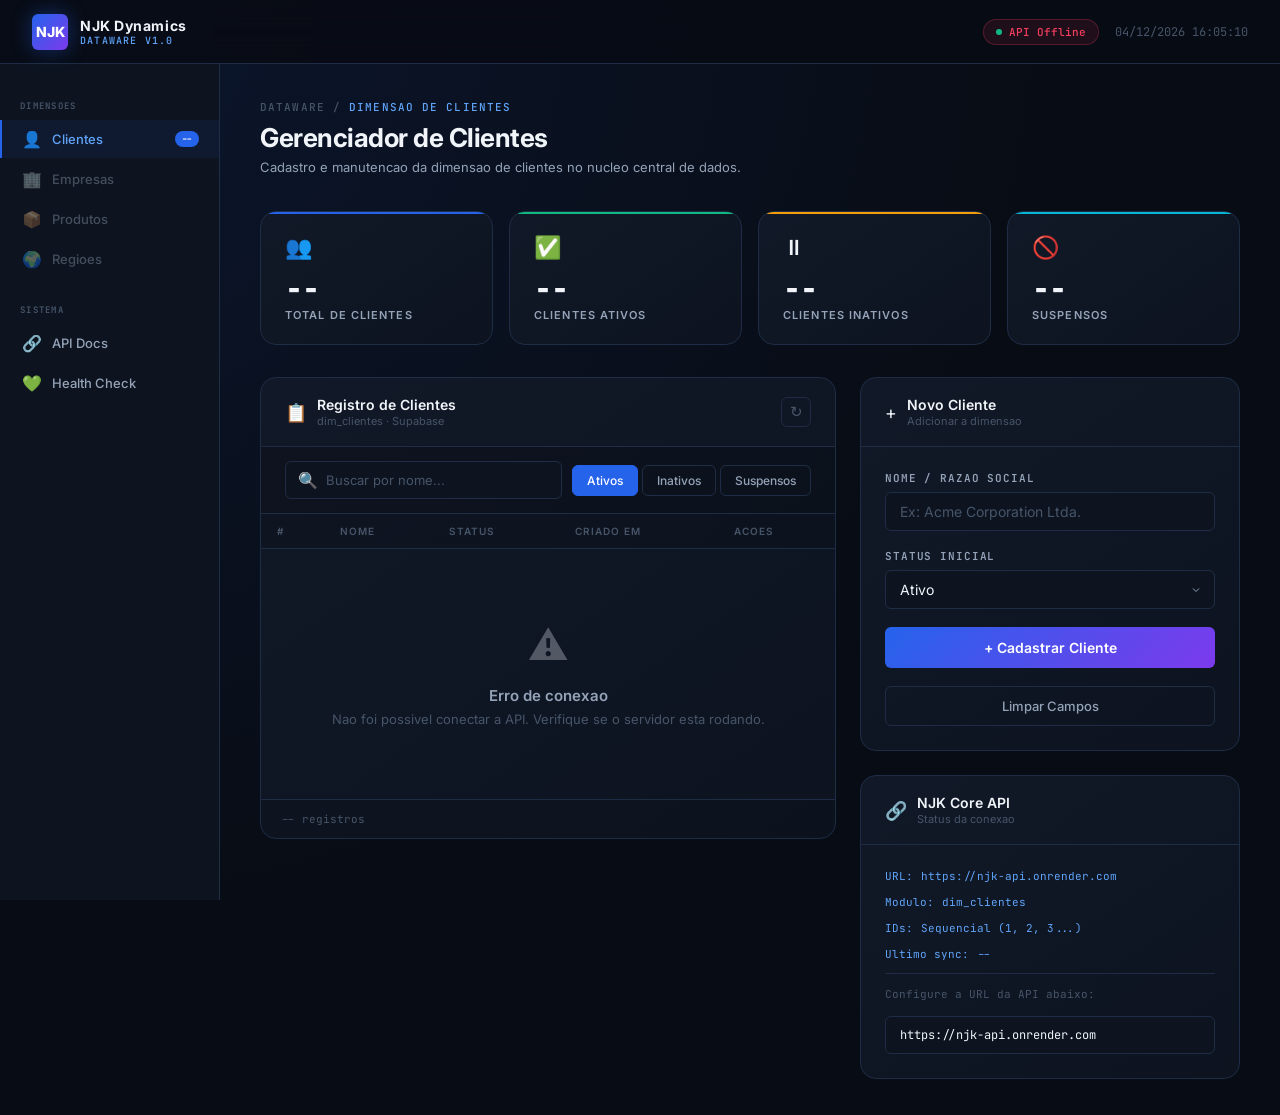
<file: backup_antigravity/DATAWARE/index.html>
<!DOCTYPE html>
<html lang="pt-BR">
<head>
  <meta charset="UTF-8" />
  <meta name="viewport" content="width=device-width, initial-scale=1.0" />
  <title>NJK Dynamics -- Painel de Controle DATAWARE</title>
  <meta name="description" content="Painel administrativo corporativo do NJK DATAWARE -- gerenciamento centralizado de dimensoes de dados." />
  <link rel="preconnect" href="https://fonts.googleapis.com" />
  <link rel="preconnect" href="https://fonts.gstatic.com" crossorigin />
  <link href="https://fonts.googleapis.com/css2?family=Inter:wght@300;400;500;600;700;800&family=JetBrains+Mono:wght@400;500&display=swap" rel="stylesheet" />

  <style>
    /* ================================================================
       DESIGN SYSTEM -- NJK DATAWARE
    ================================================================ */
    :root {
      --bg-base:        #080c14;
      --bg-surface:     #0d1420;
      --bg-card:        #111827;
      --bg-input:       #0d1420;
      --border:         #1e2d45;
      --border-focus:   #2563eb;
      --border-glow:    rgba(37, 99, 235, 0.4);
      --accent-blue:    #2563eb;
      --accent-cyan:    #06b6d4;
      --accent-emerald: #10b981;
      --accent-amber:   #f59e0b;
      --accent-rose:    #f43f5e;
      --text-primary:   #f1f5f9;
      --text-secondary: #94a3b8;
      --text-muted:     #475569;
      --text-accent:    #60a5fa;
      --gradient-brand: linear-gradient(135deg, #2563eb 0%, #7c3aed 100%);
      --gradient-card:  linear-gradient(145deg, #111827 0%, #0d1420 100%);
      --gradient-glow:  radial-gradient(ellipse at top left, rgba(37,99,235,0.12) 0%, transparent 60%);
      --radius-sm: 6px;
      --radius-md: 10px;
      --radius-lg: 16px;
      --shadow-md:   0 4px 20px rgba(0,0,0,0.6);
      --shadow-glow: 0 0 40px rgba(37,99,235,0.15);
      --font-sans: 'Inter', system-ui, sans-serif;
      --font-mono: 'JetBrains Mono', monospace;
      --transition: all 0.2s cubic-bezier(0.4,0,0.2,1);
    }
    *, *::before, *::after { box-sizing: border-box; margin: 0; padding: 0; }
    html { scroll-behavior: smooth; }
    body {
      font-family: var(--font-sans);
      background-color: var(--bg-base);
      color: var(--text-primary);
      min-height: 100vh;
      background-image: var(--gradient-glow);
      overflow-x: hidden;
    }
    ::-webkit-scrollbar { width: 6px; }
    ::-webkit-scrollbar-track { background: var(--bg-base); }
    ::-webkit-scrollbar-thumb { background: var(--border); border-radius: 3px; }
    ::-webkit-scrollbar-thumb:hover { background: var(--accent-blue); }

    /* ── TOPBAR ─────────────────────────────────────────── */
    .topbar {
      position: fixed; top: 0; left: 0; right: 0; height: 64px;
      background: rgba(8,12,20,0.9);
      backdrop-filter: blur(16px);
      border-bottom: 1px solid var(--border);
      display: flex; align-items: center; justify-content: space-between;
      padding: 0 32px; z-index: 100;
    }
    .topbar-brand { display: flex; align-items: center; gap: 12px; }
    .brand-logo {
      width: 36px; height: 36px;
      background: var(--gradient-brand);
      border-radius: var(--radius-sm);
      display: flex; align-items: center; justify-content: center;
      font-size: 14px; font-weight: 800; color: #fff;
      box-shadow: 0 0 20px rgba(37,99,235,0.4);
    }
    .brand-name { font-size: 14px; font-weight: 700; letter-spacing: 0.04em; }
    .brand-sub  { font-size: 10px; font-weight: 500; letter-spacing: 0.12em; color: var(--text-accent); text-transform: uppercase; font-family: var(--font-mono); }
    .topbar-right { display: flex; align-items: center; gap: 16px; }
    .status-pill {
      display: flex; align-items: center; gap: 7px;
      padding: 5px 12px;
      background: rgba(16,185,129,0.1);
      border: 1px solid rgba(16,185,129,0.25);
      border-radius: 100px;
      font-size: 11px; font-weight: 500; color: var(--accent-emerald);
      font-family: var(--font-mono); transition: var(--transition);
    }
    .status-dot { width: 6px; height: 6px; border-radius: 50%; background: var(--accent-emerald); animation: pulse-dot 2s infinite; }
    @keyframes pulse-dot { 0%,100%{opacity:1;transform:scale(1)} 50%{opacity:.5;transform:scale(.8)} }
    .topbar-clock { font-family: var(--font-mono); font-size: 12px; color: var(--text-muted); }

    /* ── SIDEBAR ────────────────────────────────────────── */
    .sidebar {
      position: fixed; top: 64px; left: 0;
      width: 220px; height: calc(100vh - 64px);
      background: var(--bg-surface);
      border-right: 1px solid var(--border);
      padding: 24px 0; display: flex; flex-direction: column; gap: 2px; overflow-y: auto;
    }
    .sidebar-section-label {
      font-size: 9px; font-weight: 600; letter-spacing: 0.14em;
      color: var(--text-muted); text-transform: uppercase;
      padding: 12px 20px 6px; font-family: var(--font-mono);
    }
    .sidebar-item {
      display: flex; align-items: center; gap: 10px;
      padding: 9px 20px; cursor: pointer;
      font-size: 13px; font-weight: 500; color: var(--text-secondary);
      transition: var(--transition); border-left: 2px solid transparent; text-decoration: none;
    }
    .sidebar-item:hover { color: var(--text-primary); background: rgba(255,255,255,0.04); }
    .sidebar-item.active { color: var(--text-accent); background: rgba(37,99,235,0.08); border-left-color: var(--accent-blue); }
    .sidebar-icon { font-size: 16px; width: 20px; text-align: center; }
    .sidebar-badge {
      margin-left: auto; background: var(--accent-blue); color: #fff;
      font-size: 9px; font-weight: 700; padding: 2px 7px; border-radius: 100px; font-family: var(--font-mono);
    }

    /* ── MAIN ───────────────────────────────────────────── */
    .main { margin-left: 220px; margin-top: 64px; padding: 36px 40px; min-height: calc(100vh - 64px); }

    /* ── PAGE HEADER ────────────────────────────────────── */
    .page-header { margin-bottom: 36px; }
    .page-breadcrumb { font-size: 11px; font-weight: 500; color: var(--text-muted); text-transform: uppercase; letter-spacing: 0.1em; font-family: var(--font-mono); margin-bottom: 8px; }
    .page-breadcrumb span { color: var(--text-accent); }
    .page-title { font-size: 26px; font-weight: 700; letter-spacing: -0.5px; line-height: 1.2; }
    .page-subtitle { margin-top: 6px; font-size: 13px; color: var(--text-secondary); }

    /* ── KPI CARDS ──────────────────────────────────────── */
    .kpi-grid { display: grid; grid-template-columns: repeat(auto-fit, minmax(200px, 1fr)); gap: 16px; margin-bottom: 32px; }
    .kpi-card {
      background: var(--gradient-card); border: 1px solid var(--border); border-radius: var(--radius-lg);
      padding: 22px 24px; position: relative; overflow: hidden; transition: var(--transition);
    }
    .kpi-card::before { content:''; position:absolute; top:0; left:0; right:0; height:2px; border-radius:var(--radius-lg) var(--radius-lg) 0 0; }
    .kpi-card.blue::before    { background: var(--accent-blue); }
    .kpi-card.emerald::before { background: var(--accent-emerald); }
    .kpi-card.amber::before   { background: var(--accent-amber); }
    .kpi-card.cyan::before    { background: var(--accent-cyan); }
    .kpi-card:hover { border-color: rgba(37,99,235,0.35); transform: translateY(-2px); box-shadow: var(--shadow-glow); }
    .kpi-icon { font-size: 22px; margin-bottom: 14px; display: block; }
    .kpi-value { font-size: 30px; font-weight: 800; letter-spacing: -1px; font-family: var(--font-mono); line-height: 1; margin-bottom: 4px; }
    .kpi-label { font-size: 11px; font-weight: 600; text-transform: uppercase; letter-spacing: 0.1em; color: var(--text-secondary); }

    /* ── CONTENT GRID ───────────────────────────────────── */
    .content-grid { display: grid; grid-template-columns: 1fr 380px; gap: 24px; align-items: start; }

    /* ── PANEL ──────────────────────────────────────────── */
    .panel { background: var(--gradient-card); border: 1px solid var(--border); border-radius: var(--radius-lg); overflow: hidden; }
    .panel-header { display: flex; align-items: center; justify-content: space-between; padding: 18px 24px; border-bottom: 1px solid var(--border); }
    .panel-title-group { display: flex; align-items: center; gap: 10px; }
    .panel-icon { font-size: 18px; }
    .panel-title { font-size: 14px; font-weight: 600; }
    .panel-subtitle { font-size: 11px; color: var(--text-muted); margin-top: 1px; }

    /* ── TOOLBAR ────────────────────────────────────────── */
    .toolbar { display: flex; align-items: center; gap: 10px; padding: 14px 24px; border-bottom: 1px solid var(--border); background: rgba(0,0,0,0.2); }
    .search-box { flex:1; display:flex; align-items:center; gap:8px; background:var(--bg-input); border:1px solid var(--border); border-radius:var(--radius-sm); padding:8px 12px; }
    .search-box input { background:transparent; border:none; outline:none; color:var(--text-primary); font-family:var(--font-sans); font-size:13px; width:100%; }
    .search-box input::placeholder { color:var(--text-muted); }
    .filter-tabs { display: flex; gap: 4px; }
    .filter-tab { padding:7px 14px; border:1px solid var(--border); border-radius:var(--radius-sm); background:transparent; color:var(--text-secondary); font-size:12px; font-weight:500; cursor:pointer; transition:var(--transition); font-family:var(--font-sans); }
    .filter-tab:hover { color:var(--text-primary); border-color:rgba(255,255,255,0.15); }
    .filter-tab.active { background:var(--accent-blue); border-color:var(--accent-blue); color:#fff; }

    /* ── TABLE ──────────────────────────────────────────── */
    .table-wrapper { overflow-x: auto; }
    table { width: 100%; border-collapse: collapse; }
    thead th { padding:11px 16px; text-align:left; font-size:10px; font-weight:600; letter-spacing:0.1em; text-transform:uppercase; color:var(--text-muted); border-bottom:1px solid var(--border); white-space:nowrap; background:rgba(0,0,0,0.15); }
    tbody tr { border-bottom:1px solid rgba(30,45,69,0.6); transition:var(--transition); }
    tbody tr:hover { background:rgba(37,99,235,0.04); }
    tbody tr:last-child { border-bottom:none; }
    tbody td { padding:12px 16px; font-size:13px; vertical-align:middle; }
    .td-id { font-family:var(--font-mono); font-size:12px; font-weight:700; color:var(--text-accent); width:50px; }
    .td-nome { font-weight: 500; }
    .td-date { font-family:var(--font-mono); font-size:11px; color:var(--text-secondary); }

    /* ── BADGES ─────────────────────────────────────────── */
    .badge { display:inline-flex; align-items:center; gap:5px; padding:3px 10px; border-radius:100px; font-size:11px; font-weight:600; letter-spacing:0.05em; font-family:var(--font-mono); }
    .badge::before { content:''; width:5px; height:5px; border-radius:50%; }
    .badge-ativo    { background:rgba(16,185,129,0.12); color:var(--accent-emerald); border:1px solid rgba(16,185,129,0.25); }
    .badge-ativo::before    { background:var(--accent-emerald); }
    .badge-inativo  { background:rgba(148,163,184,0.1); color:var(--text-secondary); border:1px solid rgba(148,163,184,0.2); }
    .badge-inativo::before  { background:var(--text-secondary); }
    .badge-suspenso { background:rgba(244,63,94,0.1); color:var(--accent-rose); border:1px solid rgba(244,63,94,0.2); }
    .badge-suspenso::before { background:var(--accent-rose); }

    /* ── TABLE ACTIONS ──────────────────────────────────── */
    .table-actions { display: flex; align-items: center; gap: 6px; }
    .status-select { background:var(--bg-input); border:1px solid var(--border); border-radius:4px; padding:4px 8px; font-size:11px; color:var(--text-primary); font-family:var(--font-mono); cursor:pointer; outline:none; transition:var(--transition); }
    .status-select:focus { border-color: var(--border-focus); }
    .btn-delete {
      width: 30px; height: 30px; flex-shrink: 0;
      border: 1px solid rgba(244,63,94,0.25);
      border-radius: var(--radius-sm);
      background: rgba(244,63,94,0.06);
      color: var(--accent-rose);
      cursor: pointer; display: flex; align-items: center; justify-content: center;
      font-size: 14px; transition: var(--transition);
    }
    .btn-delete:hover {
      background: rgba(244,63,94,0.18);
      border-color: rgba(244,63,94,0.5);
      transform: scale(1.08);
      box-shadow: 0 0 12px rgba(244,63,94,0.2);
    }
    .btn-delete:active { transform: scale(0.96); }

    /* ── TABLE FOOTER ───────────────────────────────────── */
    .table-footer { display:flex; align-items:center; justify-content:space-between; padding:12px 20px; border-top:1px solid var(--border); background:rgba(0,0,0,0.1); }
    .table-footer-info { font-size:11px; color:var(--text-muted); font-family:var(--font-mono); }

    /* ── BTN ICON (refresh) ─────────────────────────────── */
    .btn-icon { width:30px; height:30px; border:1px solid var(--border); border-radius:var(--radius-sm); background:transparent; color:var(--text-muted); cursor:pointer; display:flex; align-items:center; justify-content:center; font-size:15px; transition:var(--transition); }
    .btn-icon:hover { border-color:rgba(255,255,255,0.2); color:var(--text-primary); background:rgba(255,255,255,0.05); }

    /* ── EMPTY STATE ────────────────────────────────────── */
    .empty-state { padding: 60px 24px; text-align: center; }
    .empty-icon  { font-size: 40px; margin-bottom: 16px; opacity: 0.3; }
    .empty-title { font-size: 15px; font-weight: 600; color: var(--text-secondary); margin-bottom: 6px; }
    .empty-desc  { font-size: 13px; color: var(--text-muted); }

    /* ── FORM ───────────────────────────────────────────── */
    .form-panel { display: flex; flex-direction: column; gap: 24px; }
    .form-body  { padding: 24px; display: flex; flex-direction: column; gap: 18px; }
    .form-group { display: flex; flex-direction: column; gap: 7px; }
    .form-label { font-size:11px; font-weight:600; letter-spacing:0.08em; text-transform:uppercase; color:var(--text-secondary); font-family:var(--font-mono); }
    .form-input { background:var(--bg-input); border:1px solid var(--border); border-radius:var(--radius-sm); padding:10px 14px; font-family:var(--font-sans); font-size:14px; color:var(--text-primary); outline:none; transition:var(--transition); width:100%; }
    .form-input:focus { border-color:var(--border-focus); box-shadow:0 0 0 3px var(--border-glow); }
    .form-input::placeholder { color: var(--text-muted); }
    .form-select { appearance:none; cursor:pointer; background-image:url("data:image/svg+xml,%3Csvg xmlns='http://www.w3.org/2000/svg' width='12' height='12' viewBox='0 0 24 24' fill='none' stroke='%2394a3b8' stroke-width='2'%3E%3Cpath d='M6 9l6 6 6-6'/%3E%3C/svg%3E"); background-repeat:no-repeat; background-position:right 12px center; padding-right:36px; }
    .form-select option { background: var(--bg-card); }
    .form-divider { height: 1px; background: var(--border); }
    .btn-primary { background:var(--gradient-brand); border:none; border-radius:var(--radius-sm); padding:12px 20px; font-family:var(--font-sans); font-size:14px; font-weight:600; color:#fff; cursor:pointer; transition:var(--transition); width:100%; display:flex; align-items:center; justify-content:center; gap:8px; }
    .btn-primary:hover { transform:translateY(-1px); box-shadow:0 8px 24px rgba(37,99,235,0.35); }
    .btn-primary:active { transform:translateY(0); }
    .btn-primary:disabled { opacity:.5; cursor:not-allowed; transform:none; }
    .btn-secondary { background:transparent; border:1px solid var(--border); border-radius:var(--radius-sm); padding:11px 20px; font-family:var(--font-sans); font-size:13px; font-weight:500; color:var(--text-secondary); cursor:pointer; transition:var(--transition); width:100%; }
    .btn-secondary:hover { border-color:rgba(255,255,255,0.2); color:var(--text-primary); }

    /* ── API CONFIG ─────────────────────────────────────── */
    .api-url-display { display:flex; align-items:center; gap:8px; font-family:var(--font-mono); font-size:11px; color:var(--text-muted); }
    .api-url-display span { color: var(--text-accent); }

    /* ── MODAL DE CONFIRMACAO ───────────────────────────── */
    .modal-overlay {
      position: fixed; inset: 0; z-index: 200;
      background: rgba(0,0,0,0.7);
      backdrop-filter: blur(4px);
      display: flex; align-items: center; justify-content: center;
      animation: fade-in 0.2s ease;
    }
    .modal-overlay.hidden { display: none; }
    @keyframes fade-in { from{opacity:0} to{opacity:1} }
    .modal {
      background: var(--bg-card); border: 1px solid var(--border);
      border-radius: var(--radius-lg); padding: 32px;
      width: 380px; max-width: 90vw;
      box-shadow: 0 24px 60px rgba(0,0,0,0.7);
      animation: modal-in 0.25s cubic-bezier(0.4,0,0.2,1);
    }
    @keyframes modal-in { from{opacity:0;transform:scale(0.95) translateY(10px)} to{opacity:1;transform:scale(1) translateY(0)} }
    .modal-icon { font-size: 36px; margin-bottom: 16px; text-align: center; }
    .modal-title { font-size: 17px; font-weight: 700; text-align: center; margin-bottom: 8px; }
    .modal-desc { font-size: 13px; color: var(--text-secondary); text-align: center; line-height: 1.6; margin-bottom: 24px; }
    .modal-cliente-name { color: var(--text-primary); font-weight: 600; }
    .modal-actions { display: flex; gap: 10px; }
    .btn-cancel { flex:1; background:transparent; border:1px solid var(--border); border-radius:var(--radius-sm); padding:11px; font-family:var(--font-sans); font-size:13px; font-weight:500; color:var(--text-secondary); cursor:pointer; transition:var(--transition); }
    .btn-cancel:hover { border-color:rgba(255,255,255,0.2); color:var(--text-primary); }
    .btn-confirm-delete { flex:1; background:linear-gradient(135deg,#dc2626,#f43f5e); border:none; border-radius:var(--radius-sm); padding:11px; font-family:var(--font-sans); font-size:13px; font-weight:700; color:#fff; cursor:pointer; transition:var(--transition); display:flex; align-items:center; justify-content:center; gap:8px; }
    .btn-confirm-delete:hover { transform:translateY(-1px); box-shadow:0 8px 24px rgba(244,63,94,0.35); }
    .btn-confirm-delete:disabled { opacity:.5; cursor:not-allowed; transform:none; }

    /* ── TOAST ──────────────────────────────────────────── */
    .toast-container { position:fixed; bottom:24px; right:24px; z-index:999; display:flex; flex-direction:column; gap:10px; pointer-events:none; }
    .toast { pointer-events:auto; display:flex; align-items:flex-start; gap:12px; padding:14px 18px; border-radius:var(--radius-md); background:var(--bg-card); border:1px solid var(--border); box-shadow:var(--shadow-md); min-width:280px; max-width:380px; animation:toast-in 0.35s cubic-bezier(0.4,0,0.2,1); }
    .toast.fade-out { animation:toast-out 0.3s cubic-bezier(0.4,0,0.2,1) forwards; }
    @keyframes toast-in  { from{opacity:0;transform:translateX(20px)} to{opacity:1;transform:translateX(0)} }
    @keyframes toast-out { from{opacity:1} to{opacity:0;transform:translateX(20px)} }
    .toast-icon  { font-size:18px; flex-shrink:0; }
    .toast-title { font-size:13px; font-weight:600; color:var(--text-primary); margin-bottom:2px; }
    .toast-msg   { font-size:12px; color:var(--text-secondary); }
    .toast.success { border-left:3px solid var(--accent-emerald); }
    .toast.error   { border-left:3px solid var(--accent-rose); }
    .toast.info    { border-left:3px solid var(--accent-blue); }

    /* ── SPINNER ────────────────────────────────────────── */
    .spinner { display:inline-block; width:16px; height:16px; border:2px solid rgba(255,255,255,0.3); border-top-color:#fff; border-radius:50%; animation:spin .6s linear infinite; }
    @keyframes spin { to{transform:rotate(360deg)} }

    /* ── RESPONSIVE ─────────────────────────────────────── */
    @media (max-width:1100px) { .content-grid { grid-template-columns:1fr; } }
    @media (max-width:768px)  { .sidebar{display:none} .main{margin-left:0;padding:20px} .topbar{padding:0 20px} }
  </style>
</head>
<body>

  <!-- ══ TOPBAR ══════════════════════════════════════════ -->
  <header class="topbar">
    <div class="topbar-brand">
      <div class="brand-logo">NJK</div>
      <div>
        <div class="brand-name">NJK Dynamics</div>
        <div class="brand-sub">DATAWARE v1.0</div>
      </div>
    </div>
    <div class="topbar-right">
      <div class="status-pill" id="api-status-pill">
        <div class="status-dot"></div>
        <span id="api-status-text">Verificando...</span>
      </div>
      <div class="topbar-clock" id="topbar-clock"></div>
    </div>
  </header>

  <!-- ══ SIDEBAR ═════════════════════════════════════════ -->
  <nav class="sidebar">
    <div class="sidebar-section-label">Dimensoes</div>
    <a class="sidebar-item active" href="#" onclick="return false;">
      <span class="sidebar-icon">&#128100;</span>
      <span>Clientes</span>
      <span class="sidebar-badge" id="badge-count">--</span>
    </a>
    <a class="sidebar-item" href="#" onclick="return false;" style="opacity:.4;cursor:not-allowed">
      <span class="sidebar-icon">&#127970;</span>
      <span>Empresas</span>
    </a>
    <a class="sidebar-item" href="#" onclick="return false;" style="opacity:.4;cursor:not-allowed">
      <span class="sidebar-icon">&#128230;</span>
      <span>Produtos</span>
    </a>
    <a class="sidebar-item" href="#" onclick="return false;" style="opacity:.4;cursor:not-allowed">
      <span class="sidebar-icon">&#127757;</span>
      <span>Regioes</span>
    </a>
    <div class="sidebar-section-label" style="margin-top:12px">Sistema</div>
    <a class="sidebar-item" href="https://njk-api.onrender.com/docs" target="_blank">
      <span class="sidebar-icon">&#128279;</span>
      <span>API Docs</span>
    </a>
    <a class="sidebar-item" href="https://njk-api.onrender.com/health" target="_blank">
      <span class="sidebar-icon">&#128154;</span>
      <span>Health Check</span>
    </a>
  </nav>

  <!-- ══ MODAL DE CONFIRMACAO DE EXCLUSAO ════════════════ -->
  <div class="modal-overlay hidden" id="delete-modal">
    <div class="modal" role="dialog" aria-modal="true" aria-labelledby="modal-title">
      <div class="modal-icon">&#128465;</div>
      <div class="modal-title" id="modal-title">Confirmar Exclusao</div>
      <div class="modal-desc">
        Voce esta prestes a remover permanentemente o cliente<br>
        <span class="modal-cliente-name" id="modal-cliente-name"></span>.<br><br>
        Esta acao nao pode ser desfeita.
      </div>
      <div class="modal-actions">
        <button class="btn-cancel" id="btn-modal-cancel" onclick="closeDeleteModal()">Cancelar</button>
        <button class="btn-confirm-delete" id="btn-modal-confirm" onclick="confirmDelete()">
          <span id="btn-confirm-content">&#128465; Excluir</span>
        </button>
      </div>
    </div>
  </div>

  <!-- ══ MAIN ════════════════════════════════════════════ -->
  <main class="main">

    <!-- Page Header -->
    <div class="page-header">
      <div class="page-breadcrumb">DATAWARE / <span>Dimensao de Clientes</span></div>
      <h1 class="page-title">Gerenciador de Clientes</h1>
      <p class="page-subtitle">Cadastro e manutencao da dimensao de clientes no nucleo central de dados.</p>
    </div>

    <!-- KPI Cards -->
    <div class="kpi-grid">
      <div class="kpi-card blue">
        <span class="kpi-icon">&#128101;</span>
        <div class="kpi-value" id="kpi-total">--</div>
        <div class="kpi-label">Total de Clientes</div>
      </div>
      <div class="kpi-card emerald">
        <span class="kpi-icon">&#9989;</span>
        <div class="kpi-value" id="kpi-ativos">--</div>
        <div class="kpi-label">Clientes Ativos</div>
      </div>
      <div class="kpi-card amber">
        <span class="kpi-icon">&#9208;</span>
        <div class="kpi-value" id="kpi-inativos">--</div>
        <div class="kpi-label">Clientes Inativos</div>
      </div>
      <div class="kpi-card cyan">
        <span class="kpi-icon">&#128683;</span>
        <div class="kpi-value" id="kpi-suspensos">--</div>
        <div class="kpi-label">Suspensos</div>
      </div>
    </div>

    <!-- Content Grid -->
    <div class="content-grid">

      <!-- ── Tabela de Clientes ─────────────────────────── -->
      <div class="panel">
        <div class="panel-header">
          <div class="panel-title-group">
            <span class="panel-icon">&#128203;</span>
            <div>
              <div class="panel-title">Registro de Clientes</div>
              <div class="panel-subtitle">dim_clientes · Supabase</div>
            </div>
          </div>
          <button class="btn-icon" id="btn-refresh" title="Atualizar lista" onclick="loadClientes()">&#8635;</button>
        </div>

        <div class="toolbar">
          <div class="search-box">
            <span style="color:var(--text-muted)">&#128269;</span>
            <input type="text" id="search-input" placeholder="Buscar por nome..." oninput="filterTable()" />
          </div>
          <div class="filter-tabs">
            <button class="filter-tab active" id="tab-ativo"    onclick="setFilter('ativo')">Ativos</button>
            <button class="filter-tab"        id="tab-inativo"  onclick="setFilter('inativo')">Inativos</button>
            <button class="filter-tab"        id="tab-suspenso" onclick="setFilter('suspenso')">Suspensos</button>
          </div>
        </div>

        <div class="table-wrapper">
          <table id="clientes-table">
            <thead>
              <tr>
                <th>#</th>
                <th>Nome</th>
                <th>Status</th>
                <th>Criado em</th>
                <th>Acoes</th>
              </tr>
            </thead>
            <tbody id="clientes-tbody">
              <tr><td colspan="5">
                <div class="empty-state">
                  <div class="empty-icon">&#9203;</div>
                  <div class="empty-title">Carregando dados...</div>
                  <div class="empty-desc">Aguarde a conexao com a API.</div>
                </div>
              </td></tr>
            </tbody>
          </table>
        </div>

        <div class="table-footer">
          <span class="table-footer-info" id="table-info">-- registros</span>
          <span class="table-footer-info" id="table-ts"></span>
        </div>
      </div>

      <!-- ── Painel direito ─────────────────────────────── -->
      <div class="form-panel">

        <!-- Form Novo Cliente -->
        <div class="panel">
          <div class="panel-header">
            <div class="panel-title-group">
              <span class="panel-icon">&#43;</span>
              <div>
                <div class="panel-title">Novo Cliente</div>
                <div class="panel-subtitle">Adicionar a dimensao</div>
              </div>
            </div>
          </div>
          <div class="form-body">
            <div class="form-group">
              <label class="form-label" for="input-nome">Nome / Razao Social</label>
              <input class="form-input" type="text" id="input-nome"
                placeholder="Ex: Acme Corporation Ltda." maxlength="200" autocomplete="off" />
            </div>
            <div class="form-group">
              <label class="form-label" for="input-status">Status Inicial</label>
              <select class="form-input form-select" id="input-status">
                <option value="ativo">Ativo</option>
                <option value="inativo">Inativo</option>
                <option value="suspenso">Suspenso</option>
              </select>
            </div>
            <button class="btn-primary" id="btn-add" onclick="addCliente()">
              <span id="btn-add-content">+ Cadastrar Cliente</span>
            </button>
            <button class="btn-secondary" onclick="clearForm()">Limpar Campos</button>
          </div>
        </div>

        <!-- Status da API -->
        <div class="panel">
          <div class="panel-header">
            <div class="panel-title-group">
              <span class="panel-icon">&#128279;</span>
              <div>
                <div class="panel-title">NJK Core API</div>
                <div class="panel-subtitle">Status da conexao</div>
              </div>
            </div>
          </div>
          <div class="form-body" style="gap:12px">
            <div class="api-url-display"><span>URL:</span><span id="display-api-url">https://njk-api.onrender.com</span></div>
            <div class="api-url-display"><span>Modulo:</span><span>dim_clientes</span></div>
            <div class="api-url-display"><span>IDs:</span><span>Sequencial (1, 2, 3...)</span></div>
            <div class="api-url-display"><span>Ultimo sync:</span><span id="display-last-sync">--</span></div>
            <div class="form-divider"></div>
            <p style="font-size:11px;color:var(--text-muted);font-family:var(--font-mono);line-height:1.6">
              Configure a URL da API abaixo:
            </p>
            <input class="form-input" type="text" id="api-url-input"
              value="https://njk-api.onrender.com"
              style="font-family:var(--font-mono);font-size:12px"
              onchange="onApiUrlChange()" />
          </div>
        </div>

      </div><!-- /form-panel -->
    </div><!-- /content-grid -->
  </main>

  <!-- ══ TOAST CONTAINER ═════════════════════════════════ -->
  <div class="toast-container" id="toast-container"></div>

  <!-- ══════════════════════════════════════════════════════
       JAVASCRIPT
  ════════════════════════════════════════════════════════ -->
  <script>
    // ── Config
    let API_URL = 'https://njk-api.onrender.com';
    let currentFilter = 'ativo';
    let allClientes = [];

    // Estado do modal de exclusao
    let pendingDeleteId   = null;
    let pendingDeleteNome = '';

    function onApiUrlChange() {
      API_URL = document.getElementById('api-url-input').value.replace(/\/$/, '');
      document.getElementById('display-api-url').textContent = API_URL.replace(/https?:\/\//, '');
      checkApiHealth();
      loadClientes();
    }

    // ── Relogio
    function updateClock() {
      const now = new Date();
      document.getElementById('topbar-clock').textContent =
        now.toLocaleDateString('pt-BR') + '  ' +
        now.toLocaleTimeString('pt-BR', { hour:'2-digit', minute:'2-digit', second:'2-digit' });
    }
    updateClock();
    setInterval(updateClock, 1000);

    // ── Toast
    function showToast(type, title, msg) {
      const icons = { success:'\u2705', error:'\u274C', info:'\u2139\uFE0F' };
      const container = document.getElementById('toast-container');
      const toast = document.createElement('div');
      toast.className = 'toast ' + type;
      toast.innerHTML =
        '<span class="toast-icon">' + icons[type] + '</span>' +
        '<div><div class="toast-title">' + title + '</div><div class="toast-msg">' + msg + '</div></div>';
      container.appendChild(toast);
      setTimeout(() => { toast.classList.add('fade-out'); setTimeout(() => toast.remove(), 300); }, 3500);
    }

    // ── Health Check
    async function checkApiHealth() {
      const pill  = document.getElementById('api-status-pill');
      const label = document.getElementById('api-status-text');
      try {
        const r = await fetch(API_URL + '/health', { signal: AbortSignal.timeout(4000) });
        if (r.ok) {
          pill.style.cssText = 'background:rgba(16,185,129,0.1);border-color:rgba(16,185,129,0.25);color:var(--accent-emerald)';
          label.textContent  = 'API Online';
        } else throw new Error();
      } catch {
        pill.style.cssText = 'background:rgba(244,63,94,0.1);border-color:rgba(244,63,94,0.25);color:var(--accent-rose)';
        label.textContent  = 'API Offline';
      }
    }

    // ── Load Clientes
    async function loadClientes() {
      const btn = document.getElementById('btn-refresh');
      btn.style.opacity = '0.5';
      try {
        const [rA, rI, rS] = await Promise.all([
          fetch(API_URL + '/api/clientes?status=ativo&limite=500'),
          fetch(API_URL + '/api/clientes?status=inativo&limite=500'),
          fetch(API_URL + '/api/clientes?status=suspenso&limite=500'),
        ]);
        let ativos = [], inativos = [], suspensos = [];
        if (rA.ok) { const d = await rA.json(); ativos    = d.clientes || []; }
        if (rI.ok) { const d = await rI.json(); inativos  = d.clientes || []; }
        if (rS.ok) { const d = await rS.json(); suspensos = d.clientes || []; }

        const total = ativos.length + inativos.length + suspensos.length;
        document.getElementById('kpi-total').textContent     = total;
        document.getElementById('kpi-ativos').textContent    = ativos.length;
        document.getElementById('kpi-inativos').textContent  = inativos.length;
        document.getElementById('kpi-suspensos').textContent = suspensos.length;
        document.getElementById('badge-count').textContent   = total;

        if (currentFilter === 'ativo')    allClientes = ativos;
        if (currentFilter === 'inativo')  allClientes = inativos;
        if (currentFilter === 'suspenso') allClientes = suspensos;

        renderTable(allClientes);

        const ts = new Date().toLocaleTimeString('pt-BR');
        document.getElementById('display-last-sync').textContent = ts;
        document.getElementById('table-ts').textContent = 'Atualizado as ' + ts;
      } catch {
        renderError('Nao foi possivel conectar a API. Verifique se o servidor esta rodando.');
      } finally {
        btn.style.opacity = '1';
      }
    }

    // ── Render Table
    function renderTable(data) {
      const tbody = document.getElementById('clientes-tbody');
      if (!data || data.length === 0) {
        tbody.innerHTML =
          '<tr><td colspan="5"><div class="empty-state">' +
          '<div class="empty-icon">\uD83D\uDCED</div>' +
          '<div class="empty-title">Nenhum cliente encontrado</div>' +
          '<div class="empty-desc">Cadastre um novo cliente pelo formulario ao lado.</div>' +
          '</div></td></tr>';
        document.getElementById('table-info').textContent = '0 registros';
        return;
      }

      tbody.innerHTML = data.map(c => {
        const statusOpts = ['ativo','inativo','suspenso'].map(s =>
          '<option value="' + s + '"' + (c.status === s ? ' selected' : '') + '>' +
          s.charAt(0).toUpperCase() + s.slice(1) + '</option>'
        ).join('');

        return '<tr data-nome="' + escAttr((c.nome || '').toLowerCase()) + '">' +
          '<td class="td-id">#' + c.id + '</td>' +
          '<td class="td-nome">' + escHtml(c.nome) + '</td>' +
          '<td><span class="badge badge-' + c.status + '">' + c.status + '</span></td>' +
          '<td class="td-date">' + formatDate(c.criado_em) + '</td>' +
          '<td><div class="table-actions">' +
            '<select class="status-select" title="Alterar status" onchange="updateStatus(' + c.id + ', this.value)">' + statusOpts + '</select>' +
            '<button class="btn-delete" title="Excluir cliente" onclick="openDeleteModal(' + c.id + ', \'' + escJs(c.nome) + '\')">' +
              '&#128465;' +
            '</button>' +
          '</div></td>' +
          '</tr>';
      }).join('');

      document.getElementById('table-info').textContent = data.length + ' registro' + (data.length !== 1 ? 's' : '');
    }

    function renderError(msg) {
      document.getElementById('clientes-tbody').innerHTML =
        '<tr><td colspan="5"><div class="empty-state">' +
        '<div class="empty-icon">\u26A0\uFE0F</div>' +
        '<div class="empty-title">Erro de conexao</div>' +
        '<div class="empty-desc">' + msg + '</div>' +
        '</div></td></tr>';
    }

    // ── Filtro / Busca
    function filterTable() {
      const q = document.getElementById('search-input').value.toLowerCase();
      document.querySelectorAll('#clientes-tbody tr[data-nome]').forEach(row => {
        row.style.display = row.dataset.nome.includes(q) ? '' : 'none';
      });
    }

    function setFilter(status) {
      currentFilter = status;
      document.querySelectorAll('.filter-tab').forEach(t => t.classList.remove('active'));
      document.getElementById('tab-' + status).classList.add('active');
      loadClientes();
    }

    // ── Adicionar Cliente
    async function addCliente() {
      const nome   = document.getElementById('input-nome').value.trim();
      const status = document.getElementById('input-status').value;
      if (!nome) {
        showToast('error', 'Campo obrigatorio', 'Informe o nome do cliente.');
        document.getElementById('input-nome').focus();
        return;
      }
      const btn = document.getElementById('btn-add');
      const content = document.getElementById('btn-add-content');
      btn.disabled = true;
      content.innerHTML = '<span class="spinner"></span> Cadastrando...';
      try {
        const r = await fetch(API_URL + '/api/clientes', {
          method: 'POST',
          headers: { 'Content-Type': 'application/json' },
          body: JSON.stringify({ nome, status }),
        });
        const data = await r.json();
        if (r.ok && data.sucesso) {
          showToast('success', 'Cliente cadastrado!', '"' + nome + '" adicionado como #' + data.cliente.id + '.');
          clearForm();
          loadClientes();
        } else {
          showToast('error', 'Erro ao cadastrar', data.detail || 'Verifique a API.');
        }
      } catch {
        showToast('error', 'Erro de conexao', 'Nao foi possivel conectar a API.');
      } finally {
        btn.disabled = false;
        content.innerHTML = '+ Cadastrar Cliente';
      }
    }

    // ── Atualizar Status
    async function updateStatus(id, novoStatus) {
      try {
        const r = await fetch(API_URL + '/api/clientes/' + id + '/status', {
          method: 'PATCH',
          headers: { 'Content-Type': 'application/json' },
          body: JSON.stringify({ status: novoStatus }),
        });
        const data = await r.json();
        if (r.ok && data.sucesso) {
          showToast('success', 'Status atualizado', 'Cliente #' + id + ' -> "' + novoStatus + '".');
          loadClientes();
        } else {
          showToast('error', 'Erro ao atualizar', data.detail || 'Tente novamente.');
        }
      } catch {
        showToast('error', 'Erro de conexao', 'Nao foi possivel atualizar o status.');
      }
    }

    // ── Modal de Exclusao
    function openDeleteModal(id, nome) {
      pendingDeleteId   = id;
      pendingDeleteNome = nome;
      document.getElementById('modal-cliente-name').textContent = '"' + nome + '" (ID #' + id + ')';
      document.getElementById('delete-modal').classList.remove('hidden');
      document.getElementById('btn-confirm-content').innerHTML = '\uD83D\uDDD1\uFE0F Excluir';
      document.getElementById('btn-modal-confirm').disabled = false;
    }

    function closeDeleteModal() {
      pendingDeleteId   = null;
      pendingDeleteNome = '';
      document.getElementById('delete-modal').classList.add('hidden');
    }

    async function confirmDelete() {
      if (!pendingDeleteId) return;
      const id   = pendingDeleteId;
      const nome = pendingDeleteNome;
      const btn  = document.getElementById('btn-modal-confirm');
      btn.disabled = true;
      document.getElementById('btn-confirm-content').innerHTML = '<span class="spinner"></span> Excluindo...';
      try {
        const r = await fetch(API_URL + '/api/clientes/' + id, { method: 'DELETE' });
        const data = await r.json();
        if (r.ok && data.sucesso) {
          closeDeleteModal();
          showToast('success', 'Cliente excluido', '"' + nome + '" foi removido com sucesso.');
          loadClientes();
        } else {
          showToast('error', 'Erro ao excluir', data.detail || 'Tente novamente.');
          closeDeleteModal();
        }
      } catch {
        showToast('error', 'Erro de conexao', 'Nao foi possivel excluir o cliente.');
        closeDeleteModal();
      }
    }

    // Fechar modal ao clicar no overlay
    document.getElementById('delete-modal').addEventListener('click', function(e) {
      if (e.target === this) closeDeleteModal();
    });

    // ── Utilitarios
    function clearForm() {
      document.getElementById('input-nome').value = '';
      document.getElementById('input-status').value = 'ativo';
    }
    function escHtml(s) {
      return String(s||'').replace(/&/g,'&amp;').replace(/</g,'&lt;').replace(/>/g,'&gt;').replace(/"/g,'&quot;');
    }
    function escAttr(s) { return escHtml(s); }
    function escJs(s)   { return String(s||'').replace(/'/g,"\\'").replace(/\\/g,'\\\\'); }
    function formatDate(iso) {
      if (!iso) return '--';
      try { return new Date(iso).toLocaleString('pt-BR',{day:'2-digit',month:'2-digit',year:'numeric',hour:'2-digit',minute:'2-digit'}); }
      catch { return iso; }
    }

    // ── Enter para submeter formulario
    document.getElementById('input-nome').addEventListener('keydown', e => {
      if (e.key === 'Enter') addCliente();
    });

    // ── Escape para fechar modal
    document.addEventListener('keydown', e => {
      if (e.key === 'Escape') closeDeleteModal();
    });

    // ── Init
    checkApiHealth();
    loadClientes();
    setInterval(checkApiHealth, 30000);
    setInterval(loadClientes,   60000);
  </script>

</body>
</html>
</file>
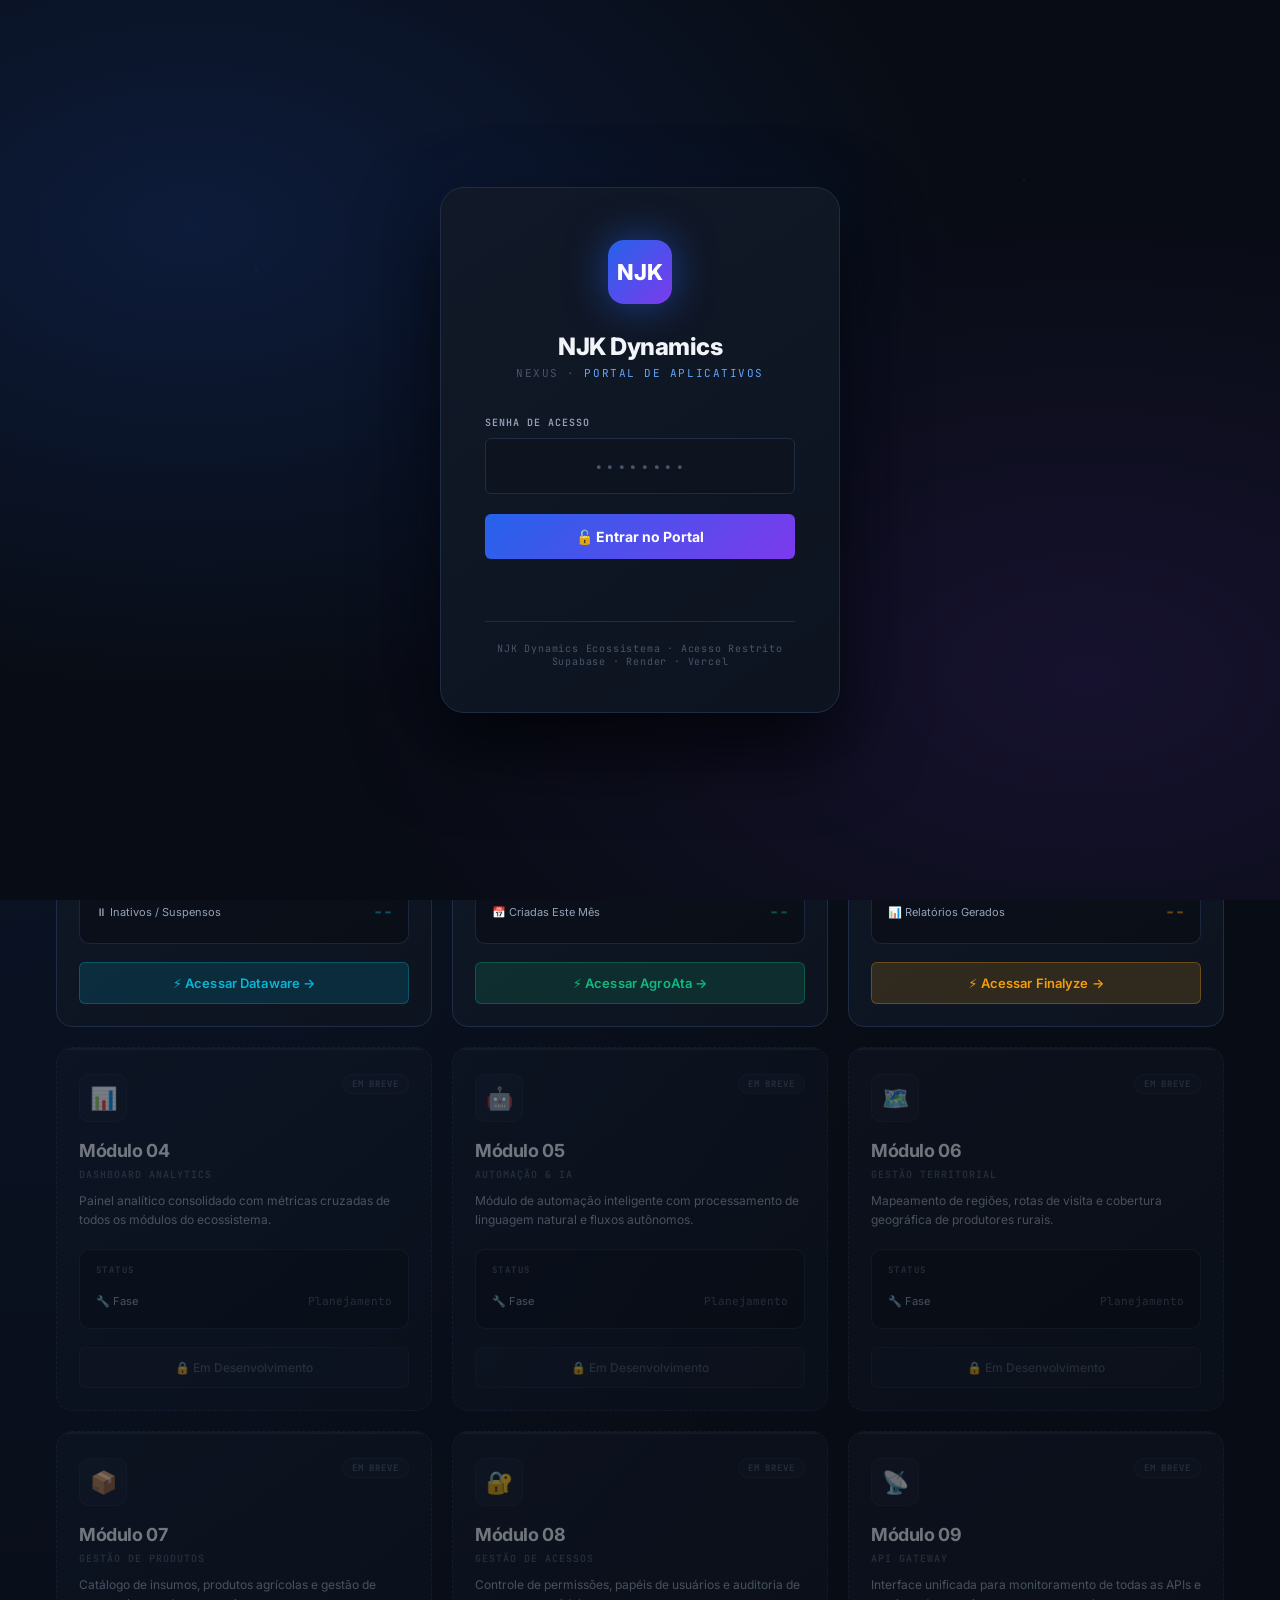
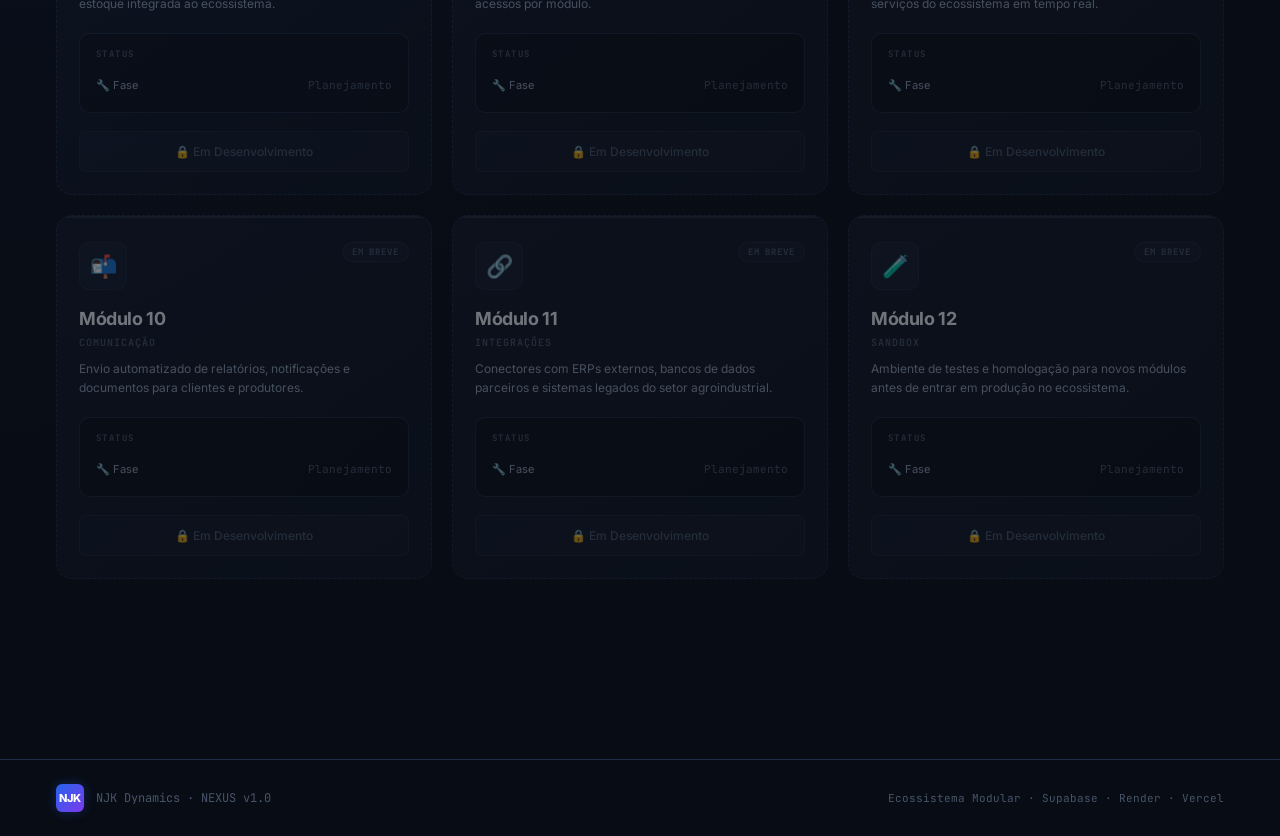
<file: backup_antigravity/NEXUS/index.html>
<!DOCTYPE html>
<html lang="pt-BR">
<head>
  <meta charset="UTF-8" />
  <meta name="viewport" content="width=device-width, initial-scale=1.0" />
  <title>NEXUS — NJK Dynamics | Portal de Aplicativos</title>
  <meta name="description" content="Portal central do ecossistema NJK Dynamics. Acesse todos os micro-aplicativos integrados em um único hub de alto desempenho." />
  <link rel="preconnect" href="https://fonts.googleapis.com" />
  <link rel="preconnect" href="https://fonts.gstatic.com" crossorigin />
  <link href="https://fonts.googleapis.com/css2?family=Inter:wght@300;400;500;600;700;800&family=JetBrains+Mono:wght@400;500;700&display=swap" rel="stylesheet" />

  <style>
    /* ================================================================
       DESIGN SYSTEM — NJK NEXUS  (SSOT: master_context.md)
    ================================================================ */
    :root {
      --bg-base:        #080c14;
      --bg-surface:     #0d1420;
      --bg-card:        #111827;
      --bg-input:       #0d1420;
      --border:         #1e2d45;
      --border-focus:   #2563eb;
      --border-glow:    rgba(37, 99, 235, 0.4);
      --accent-blue:    #2563eb;
      --accent-cyan:    #06b6d4;
      --accent-emerald: #10b981;
      --accent-amber:   #f59e0b;
      --accent-rose:    #f43f5e;
      --accent-purple:  #7c3aed;
      --text-primary:   #f1f5f9;
      --text-secondary: #94a3b8;
      --text-muted:     #475569;
      --text-accent:    #60a5fa;
      --gradient-brand: linear-gradient(135deg, #2563eb 0%, #7c3aed 100%);
      --gradient-card:  linear-gradient(145deg, #111827 0%, #0d1420 100%);
      --gradient-glow:  radial-gradient(ellipse at top left, rgba(37,99,235,0.12) 0%, transparent 60%);
      --radius-sm:  6px;
      --radius-md:  10px;
      --radius-lg:  16px;
      --radius-xl:  24px;
      --shadow-md:  0 4px 20px rgba(0,0,0,0.6);
      --shadow-glow:0 0 40px rgba(37,99,235,0.15);
      --font-sans:  'Inter', system-ui, sans-serif;
      --font-mono:  'JetBrains Mono', monospace;
      --transition: all 0.22s cubic-bezier(0.4,0,0.2,1);
    }

    *, *::before, *::after { box-sizing: border-box; margin: 0; padding: 0; }
    html { scroll-behavior: smooth; }
    body {
      font-family: var(--font-sans);
      background-color: var(--bg-base);
      color: var(--text-primary);
      min-height: 100vh;
      background-image: var(--gradient-glow);
      overflow-x: hidden;
    }
    ::-webkit-scrollbar { width: 6px; }
    ::-webkit-scrollbar-track { background: var(--bg-base); }
    ::-webkit-scrollbar-thumb { background: var(--border); border-radius: 3px; }
    ::-webkit-scrollbar-thumb:hover { background: var(--accent-blue); }

    /* ══════════════════════════════════════════════════════
       LOGIN OVERLAY
    ══════════════════════════════════════════════════════ */
    .login-overlay {
      position: fixed; inset: 0; z-index: 1000;
      background: var(--bg-base);
      background-image:
        radial-gradient(ellipse at 15% 25%, rgba(37,99,235,0.18) 0%, transparent 50%),
        radial-gradient(ellipse at 85% 75%, rgba(124,58,237,0.12) 0%, transparent 50%);
      display: flex; align-items: center; justify-content: center;
    }
    .login-overlay.hidden { display: none; }

    /* animated background particles */
    .login-overlay::before {
      content: '';
      position: absolute; inset: 0;
      background-image:
        radial-gradient(1px 1px at 20% 30%, rgba(37,99,235,0.4) 0%, transparent 100%),
        radial-gradient(1px 1px at 80% 20%, rgba(6,182,212,0.3) 0%, transparent 100%),
        radial-gradient(1px 1px at 50% 70%, rgba(124,58,237,0.35) 0%, transparent 100%),
        radial-gradient(1px 1px at 30% 80%, rgba(16,185,129,0.25) 0%, transparent 100%);
      animation: bg-drift 12s ease-in-out infinite alternate;
      pointer-events: none;
    }
    @keyframes bg-drift {
      0%   { transform: translate(0,0) scale(1); }
      100% { transform: translate(8px, -12px) scale(1.02); }
    }

    .login-box {
      position: relative; z-index: 1;
      width: 400px; max-width: 92vw;
      background: var(--gradient-card);
      border: 1px solid var(--border);
      border-radius: var(--radius-xl);
      padding: 52px 44px 44px;
      box-shadow: 0 32px 80px rgba(0,0,0,0.85), 0 0 80px rgba(37,99,235,0.07);
      animation: login-in 0.55s cubic-bezier(0.4,0,0.2,1);
    }
    @keyframes login-in {
      from { opacity: 0; transform: translateY(24px) scale(0.97); }
      to   { opacity: 1; transform: translateY(0)    scale(1); }
    }

    .login-logo-wrap { display: flex; align-items: center; justify-content: center; margin-bottom: 28px; }
    .login-logo {
      width: 64px; height: 64px;
      background: var(--gradient-brand);
      border-radius: var(--radius-lg);
      display: flex; align-items: center; justify-content: center;
      font-size: 22px; font-weight: 800; color: #fff;
      box-shadow: 0 0 40px rgba(37,99,235,0.55);
      animation: logo-pulse 3s ease-in-out infinite;
    }
    @keyframes logo-pulse {
      0%,100% { box-shadow: 0 0 40px rgba(37,99,235,0.55); }
      50%      { box-shadow: 0 0 60px rgba(124,58,237,0.65); }
    }

    .login-title {
      text-align: center; font-size: 24px; font-weight: 800;
      letter-spacing: -0.5px; margin-bottom: 5px;
    }
    .login-sub {
      text-align: center; font-size: 11px; color: var(--text-muted);
      font-family: var(--font-mono); letter-spacing: 0.14em;
      text-transform: uppercase; margin-bottom: 36px;
    }
    .login-sub span { color: var(--text-accent); }

    .login-label {
      display: block; font-size: 10px; font-weight: 600;
      letter-spacing: 0.1em; text-transform: uppercase;
      color: var(--text-secondary); font-family: var(--font-mono);
      margin-bottom: 9px;
    }
    .login-input {
      width: 100%;
      background: var(--bg-input); border: 1px solid var(--border);
      border-radius: var(--radius-sm); padding: 14px 18px;
      font-family: var(--font-mono); font-size: 20px;
      letter-spacing: 0.35em; color: var(--text-primary);
      outline: none; transition: var(--transition);
      text-align: center; margin-bottom: 20px;
    }
    .login-input:focus { border-color: var(--border-focus); box-shadow: 0 0 0 3px var(--border-glow); }
    .login-input::placeholder { letter-spacing: 0.1em; font-size: 16px; color: var(--text-muted); }

    .login-btn {
      width: 100%; background: var(--gradient-brand); border: none;
      border-radius: var(--radius-sm); padding: 14px;
      font-family: var(--font-sans); font-size: 14px; font-weight: 700;
      color: #fff; cursor: pointer; transition: var(--transition);
      display: flex; align-items: center; justify-content: center; gap: 9px;
    }
    .login-btn:hover  { transform: translateY(-1px); box-shadow: 0 10px 30px rgba(37,99,235,0.45); }
    .login-btn:active { transform: translateY(0); }
    .login-btn:disabled { opacity: 0.65; cursor: not-allowed; transform: none; }

    .login-error {
      margin-top: 14px; text-align: center; font-size: 12px;
      color: var(--accent-rose); font-family: var(--font-mono);
      opacity: 0; transition: opacity 0.25s; display: flex;
      align-items: center; justify-content: center; gap: 6px;
    }
    .login-error.show { opacity: 1; }

    .login-footer {
      margin-top: 32px; padding-top: 20px; border-top: 1px solid var(--border);
      text-align: center; font-size: 10px; color: var(--text-muted);
      font-family: var(--font-mono); letter-spacing: 0.08em;
    }

    /* ══════════════════════════════════════════════════════
       TOPBAR
    ══════════════════════════════════════════════════════ */
    .topbar {
      position: fixed; top: 0; left: 0; right: 0; height: 64px;
      background: rgba(8,12,20,0.92);
      backdrop-filter: blur(18px);
      -webkit-backdrop-filter: blur(18px);
      border-bottom: 1px solid var(--border);
      display: flex; align-items: center; justify-content: space-between;
      padding: 0 40px; z-index: 100;
    }
    .topbar-brand { display: flex; align-items: center; gap: 14px; }
    .brand-logo {
      width: 36px; height: 36px;
      background: var(--gradient-brand);
      border-radius: var(--radius-sm);
      display: flex; align-items: center; justify-content: center;
      font-size: 13px; font-weight: 800; color: #fff;
      box-shadow: 0 0 20px rgba(37,99,235,0.4);
      flex-shrink: 0;
    }
    .brand-name { font-size: 15px; font-weight: 700; letter-spacing: 0.01em; }
    .brand-sub  {
      font-size: 9px; font-weight: 500; letter-spacing: 0.16em;
      color: var(--text-accent); text-transform: uppercase;
      font-family: var(--font-mono);
    }
    .nexus-badge {
      padding: 3px 12px;
      background: rgba(37,99,235,0.1); border: 1px solid rgba(37,99,235,0.28);
      border-radius: 100px; font-size: 10px; font-weight: 700;
      color: var(--text-accent); font-family: var(--font-mono); letter-spacing: 0.14em;
    }
    .topbar-right { display: flex; align-items: center; gap: 16px; }
    .status-pill {
      display: flex; align-items: center; gap: 7px;
      padding: 5px 14px;
      border-radius: 100px;
      font-size: 11px; font-weight: 500;
      font-family: var(--font-mono); transition: var(--transition);
      background: rgba(16,185,129,0.1);
      border: 1px solid rgba(16,185,129,0.25);
      color: var(--accent-emerald);
    }
    .status-dot {
      width: 6px; height: 6px; border-radius: 50%;
      background: currentColor; animation: pulse-dot 2s infinite;
    }
    @keyframes pulse-dot { 0%,100%{opacity:1;transform:scale(1)} 50%{opacity:.45;transform:scale(.75)} }
    .topbar-clock { font-family: var(--font-mono); font-size: 12px; color: var(--text-muted); }
    .btn-logout {
      background: transparent; border: 1px solid var(--border);
      border-radius: var(--radius-sm); padding: 6px 14px;
      font-family: var(--font-sans); font-size: 12px; font-weight: 500;
      color: var(--text-secondary); cursor: pointer; transition: var(--transition);
    }
    .btn-logout:hover { border-color: rgba(244,63,94,0.4); color: var(--accent-rose); background: rgba(244,63,94,0.05); }

    /* ══════════════════════════════════════════════════════
       MAIN CONTENT
    ══════════════════════════════════════════════════════ */
    .main {
      margin-top: 64px;
      padding: 56px 56px 100px;
      max-width: 1700px;
      margin-left: auto; margin-right: auto;
    }

    /* ── HERO ──────────────────────────────────────────── */
    .hero { margin-bottom: 64px; }

    .hero-eyebrow {
      display: flex; align-items: center; gap: 10px;
      font-size: 10px; font-weight: 600; letter-spacing: 0.22em;
      text-transform: uppercase; color: var(--text-accent);
      font-family: var(--font-mono); margin-bottom: 14px;
    }
    .hero-eyebrow::before {
      content: ''; display: inline-block; width: 28px; height: 1px;
      background: var(--text-accent);
    }

    .hero-title {
      font-size: 52px; font-weight: 800; letter-spacing: -2.5px;
      line-height: 1.04; margin-bottom: 18px;
    }
    .hero-title .gradient-text {
      background: var(--gradient-brand);
      -webkit-background-clip: text; -webkit-text-fill-color: transparent;
      background-clip: text;
    }

    .hero-subtitle {
      font-size: 15px; color: var(--text-secondary);
      max-width: 540px; line-height: 1.75;
    }

    .hero-meta {
      display: flex; align-items: center; gap: 28px;
      margin-top: 32px; padding-top: 28px;
      border-top: 1px solid var(--border);
      flex-wrap: wrap;
    }
    .hero-stat { text-align: center; }
    .hero-stat-value {
      font-size: 28px; font-weight: 800;
      font-family: var(--font-mono); letter-spacing: -1px;
      background: var(--gradient-brand);
      -webkit-background-clip: text; -webkit-text-fill-color: transparent;
      background-clip: text;
    }
    .hero-stat-label {
      font-size: 10px; font-weight: 600; text-transform: uppercase;
      letter-spacing: 0.1em; color: var(--text-muted); margin-top: 2px;
    }
    .hero-divider { width: 1px; height: 40px; background: var(--border); }

    /* ── SECTION LABEL ─────────────────────────────────── */
    .section-label {
      font-size: 10px; font-weight: 600; letter-spacing: 0.18em;
      text-transform: uppercase; color: var(--text-muted);
      font-family: var(--font-mono); margin-bottom: 24px;
      display: flex; align-items: center; gap: 14px;
    }
    .section-label::after { content: ''; flex: 1; height: 1px; background: var(--border); }

    /* ══════════════════════════════════════════════════════
       APPS GRID
    ══════════════════════════════════════════════════════ */
    .apps-grid {
      display: grid;
      grid-template-columns: repeat(4, 1fr);
      gap: 20px;
    }

    /* ══════════════════════════════════════════════════════
       APP CARD — BASE
    ══════════════════════════════════════════════════════ */
    .app-card {
      background: var(--gradient-card);
      border: 1px solid var(--border);
      border-radius: var(--radius-lg);
      padding: 26px 22px 22px;
      position: relative; overflow: hidden;
      display: flex; flex-direction: column;
      transition: all 0.26s cubic-bezier(0.4,0,0.2,1);
    }

    /* top accent bar */
    .app-card::before {
      content: '';
      position: absolute; top: 0; left: 0; right: 0; height: 2px;
      border-radius: var(--radius-lg) var(--radius-lg) 0 0;
      transition: all 0.26s ease;
    }
    /* inner background glow (reveals on hover) */
    .app-card::after {
      content: '';
      position: absolute; inset: 0;
      opacity: 0; transition: opacity 0.3s ease;
      pointer-events: none; z-index: 0;
    }
    .app-card > * { position: relative; z-index: 1; }

    /* ── CYAN (Dataware) ─────────────────────────────── */
    .app-card.cyan::before { background: var(--accent-cyan); }
    .app-card.cyan::after  { background: radial-gradient(ellipse at 50% 0%, rgba(6,182,212,0.08) 0%, transparent 65%); }
    .app-card.cyan:hover {
      border-color: rgba(6,182,212,0.45);
      transform: translateY(-5px);
      box-shadow: 0 12px 40px rgba(0,0,0,0.55), 0 0 50px rgba(6,182,212,0.18);
    }
    .app-card.cyan:hover::after { opacity: 1; }
    .app-card.cyan:hover::before { height: 3px; }

    /* ── EMERALD (AgroAta) ───────────────────────────── */
    .app-card.emerald::before { background: var(--accent-emerald); }
    .app-card.emerald::after  { background: radial-gradient(ellipse at 50% 0%, rgba(16,185,129,0.08) 0%, transparent 65%); }
    .app-card.emerald:hover {
      border-color: rgba(16,185,129,0.45);
      transform: translateY(-5px);
      box-shadow: 0 12px 40px rgba(0,0,0,0.55), 0 0 50px rgba(16,185,129,0.18);
    }
    .app-card.emerald:hover::after { opacity: 1; }
    .app-card.emerald:hover::before { height: 3px; }

    /* ── AMBER (Finalyze) ────────────────────────────── */
    .app-card.amber::before { background: var(--accent-amber); }
    .app-card.amber::after  { background: radial-gradient(ellipse at 50% 0%, rgba(245,158,11,0.08) 0%, transparent 65%); }
    .app-card.amber:hover {
      border-color: rgba(245,158,11,0.45);
      transform: translateY(-5px);
      box-shadow: 0 12px 40px rgba(0,0,0,0.55), 0 0 50px rgba(245,158,11,0.18);
    }
    .app-card.amber:hover::after  { opacity: 1; }
    .app-card.amber:hover::before { height: 3px; }

    /* ── PLACEHOLDER ─────────────────────────────────── */
    .app-card.placeholder {
      border-style: dashed;
      opacity: 0.45; cursor: not-allowed;
    }
    .app-card.placeholder::before { background: var(--text-muted); opacity: 0.35; }
    .app-card.placeholder:hover   { transform: none; box-shadow: none; border-color: var(--border); opacity: 0.45; }
    .app-card.placeholder:hover::before { height: 2px; }

    /* ── CARD INTERNALS ──────────────────────────────── */
    .card-header {
      display: flex; align-items: flex-start;
      justify-content: space-between; margin-bottom: 18px;
    }
    .card-icon-wrap {
      width: 48px; height: 48px; border-radius: var(--radius-md);
      display: flex; align-items: center; justify-content: center;
      font-size: 22px; flex-shrink: 0;
      transition: var(--transition);
    }
    .app-card.cyan    .card-icon-wrap { background: rgba(6,182,212,0.1);  border: 1px solid rgba(6,182,212,0.22); }
    .app-card.emerald .card-icon-wrap { background: rgba(16,185,129,0.1); border: 1px solid rgba(16,185,129,0.22); }
    .app-card.amber   .card-icon-wrap { background: rgba(245,158,11,0.1); border: 1px solid rgba(245,158,11,0.22); }
    .app-card.placeholder .card-icon-wrap { background: rgba(71,85,105,0.1); border: 1px solid rgba(71,85,105,0.18); }

    .app-card.cyan:hover    .card-icon-wrap { box-shadow: 0 0 20px rgba(6,182,212,0.25); }
    .app-card.emerald:hover .card-icon-wrap { box-shadow: 0 0 20px rgba(16,185,129,0.25); }
    .app-card.amber:hover   .card-icon-wrap { box-shadow: 0 0 20px rgba(245,158,11,0.25); }

    .status-badge {
      font-size: 9px; font-weight: 700; letter-spacing: 0.1em;
      text-transform: uppercase; font-family: var(--font-mono);
      padding: 3px 9px; border-radius: 100px;
    }
    .badge-live { background: rgba(16,185,129,0.1); color: var(--accent-emerald); border: 1px solid rgba(16,185,129,0.25); }
    .badge-soon { background: rgba(71,85,105,0.1);  color: var(--text-muted);     border: 1px solid rgba(71,85,105,0.2); }

    .card-name {
      font-size: 18px; font-weight: 700; letter-spacing: -0.4px;
      margin-bottom: 6px; line-height: 1.2;
    }
    .card-tag {
      font-size: 10px; font-weight: 600; letter-spacing: 0.1em;
      text-transform: uppercase; font-family: var(--font-mono);
      margin-bottom: 10px;
    }
    .app-card.cyan    .card-tag { color: var(--accent-cyan); }
    .app-card.emerald .card-tag { color: var(--accent-emerald); }
    .app-card.amber   .card-tag { color: var(--accent-amber); }
    .app-card.placeholder .card-tag { color: var(--text-muted); }

    .card-desc {
      font-size: 12px; color: var(--text-secondary);
      line-height: 1.6; margin-bottom: 20px; flex: 1;
    }

    /* ── QUICK STATS ─────────────────────────────────── */
    .quick-stats {
      background: rgba(0,0,0,0.28);
      border: 1px solid rgba(30,45,69,0.8);
      border-radius: var(--radius-md);
      padding: 14px 16px;
      margin-bottom: 18px;
      transition: var(--transition);
    }
    .app-card.cyan:hover    .quick-stats { border-color: rgba(6,182,212,0.15); }
    .app-card.emerald:hover .quick-stats { border-color: rgba(16,185,129,0.15); }
    .app-card.amber:hover   .quick-stats { border-color: rgba(245,158,11,0.15); }

    .qs-label {
      font-size: 9px; font-weight: 600; letter-spacing: 0.16em;
      text-transform: uppercase; color: var(--text-muted);
      font-family: var(--font-mono); margin-bottom: 12px;
    }
    .stat-row {
      display: flex; align-items: center; justify-content: space-between;
      padding: 6px 0;
    }
    .stat-row + .stat-row { border-top: 1px solid rgba(30,45,69,0.7); }
    .stat-name { font-size: 11px; color: var(--text-secondary); display: flex; align-items: center; gap: 6px; }
    .stat-val {
      font-size: 17px; font-weight: 700;
      font-family: var(--font-mono); letter-spacing: -0.5px;
      transition: var(--transition);
    }
    .app-card.cyan    .stat-val { color: var(--accent-cyan); }
    .app-card.emerald .stat-val { color: var(--accent-emerald); }
    .app-card.amber   .stat-val { color: var(--accent-amber); }

    .stat-val.loading { opacity: 0.4; animation: blink 1.2s ease-in-out infinite; }
    @keyframes blink { 0%,100%{opacity:.4} 50%{opacity:.9} }

    /* ── ACCESS BUTTON ───────────────────────────────── */
    .btn-access {
      width: 100%; padding: 12px 16px;
      border-radius: var(--radius-sm);
      font-family: var(--font-sans); font-size: 13px; font-weight: 600;
      cursor: pointer; transition: var(--transition);
      display: flex; align-items: center; justify-content: center; gap: 8px;
      text-decoration: none; border: none;
      letter-spacing: 0.01em;
    }
    .app-card.cyan    .btn-access { background: rgba(6,182,212,0.15);  border: 1px solid rgba(6,182,212,0.3);  color: var(--accent-cyan); }
    .app-card.emerald .btn-access { background: rgba(16,185,129,0.15); border: 1px solid rgba(16,185,129,0.3); color: var(--accent-emerald); }
    .app-card.amber   .btn-access { background: rgba(245,158,11,0.15); border: 1px solid rgba(245,158,11,0.3); color: var(--accent-amber); }

    .app-card.cyan:hover    .btn-access { background: rgba(6,182,212,0.25);  }
    .app-card.emerald:hover .btn-access { background: rgba(16,185,129,0.25); }
    .app-card.amber:hover   .btn-access { background: rgba(245,158,11,0.25); }

    .btn-disabled {
      width: 100%; padding: 12px 16px; border-radius: var(--radius-sm);
      font-family: var(--font-sans); font-size: 12px; font-weight: 500;
      color: var(--text-muted); background: rgba(71,85,105,0.08);
      border: 1px solid rgba(71,85,105,0.18);
      display: flex; align-items: center; justify-content: center; gap: 8px;
      cursor: not-allowed;
    }

    /* ══════════════════════════════════════════════════════
       FOOTER
    ══════════════════════════════════════════════════════ */
    .site-footer {
      margin-top: 80px; padding: 24px 56px;
      border-top: 1px solid var(--border);
      display: flex; align-items: center; justify-content: space-between;
    }
    .footer-left  { display: flex; align-items: center; gap: 12px; }
    .footer-text  { font-size: 12px; color: var(--text-muted); font-family: var(--font-mono); }
    .footer-right { font-size: 11px; color: var(--text-muted); font-family: var(--font-mono); text-align: right; }

    /* ══════════════════════════════════════════════════════
       TOAST
    ══════════════════════════════════════════════════════ */
    .toast-container { position:fixed; bottom:24px; right:24px; z-index:999; display:flex; flex-direction:column; gap:10px; pointer-events:none; }
    .toast { pointer-events:auto; display:flex; align-items:flex-start; gap:12px; padding:14px 18px; border-radius:var(--radius-md); background:var(--bg-card); border:1px solid var(--border); box-shadow:var(--shadow-md); min-width:280px; max-width:380px; animation:toast-in 0.35s cubic-bezier(0.4,0,0.2,1); }
    .toast.fade-out { animation:toast-out 0.3s cubic-bezier(0.4,0,0.2,1) forwards; }
    @keyframes toast-in  { from{opacity:0;transform:translateX(20px)} to{opacity:1;transform:translateX(0)} }
    @keyframes toast-out { from{opacity:1} to{opacity:0;transform:translateX(20px)} }
    .toast-icon  { font-size:18px; flex-shrink:0; margin-top:1px; }
    .toast-title { font-size:13px; font-weight:600; color:var(--text-primary); margin-bottom:2px; }
    .toast-msg   { font-size:12px; color:var(--text-secondary); }
    .toast.success { border-left:3px solid var(--accent-emerald); }
    .toast.error   { border-left:3px solid var(--accent-rose); }
    .toast.info    { border-left:3px solid var(--accent-blue); }

    /* ── SPINNER ─────────────────────────────────────── */
    .spinner { display:inline-block; width:14px; height:14px; border:2px solid rgba(255,255,255,0.25); border-top-color:#fff; border-radius:50%; animation:spin .65s linear infinite; flex-shrink:0; }
    @keyframes spin { to{transform:rotate(360deg)} }

    /* ══════════════════════════════════════════════════════
       RESPONSIVE
    ══════════════════════════════════════════════════════ */
    @media (max-width: 1400px) { .apps-grid { grid-template-columns: repeat(3, 1fr); } }
    @media (max-width: 1050px) { .apps-grid { grid-template-columns: repeat(2, 1fr); } .main { padding: 36px 28px 72px; } .topbar { padding: 0 24px; } .site-footer { padding: 20px 28px; } }
    @media (max-width: 640px)  { .apps-grid { grid-template-columns: 1fr; } .hero-title { font-size: 36px; letter-spacing: -1.5px; } .hero-meta { gap: 18px; } .site-footer { flex-direction: column; gap: 10px; text-align: center; } .topbar-clock { display: none; } }
  </style>
</head>
<body>

  <!-- ══ LOGIN OVERLAY ══════════════════════════════════════════════ -->
  <div class="login-overlay" id="login-overlay">
    <div class="login-box">
      <div class="login-logo-wrap">
        <div class="login-logo">NJK</div>
      </div>
      <div class="login-title">NJK Dynamics</div>
      <div class="login-sub">NEXUS · <span>Portal de Aplicativos</span></div>

      <label class="login-label" for="login-pass">Senha de Acesso</label>
      <input
        class="login-input" type="password" id="login-pass"
        placeholder="••••••••" autocomplete="current-password" maxlength="64"
      />
      <button class="login-btn" id="login-btn" onclick="doLogin()">
        <span id="login-btn-content">🔓 Entrar no Portal</span>
      </button>
      <div class="login-error" id="login-error">⚠ Senha incorreta. Tente novamente.</div>

      <div class="login-footer">
        NJK Dynamics Ecossistema · Acesso Restrito<br>
        Supabase · Render · Vercel
      </div>
    </div>
  </div>

  <!-- ══ TOPBAR ═════════════════════════════════════════════════════ -->
  <header class="topbar">
    <div class="topbar-brand">
      <div class="brand-logo">NJK</div>
      <div>
        <div class="brand-name">NJK Dynamics</div>
        <div class="brand-sub">Ecossistema v1.0</div>
      </div>
      <div class="nexus-badge">NEXUS</div>
    </div>
    <div class="topbar-right">
      <div class="status-pill" id="api-status-pill">
        <div class="status-dot"></div>
        <span id="api-status-text">Verificando...</span>
      </div>
      <div class="topbar-clock" id="topbar-clock"></div>
      <button class="btn-logout" onclick="doLogout()" title="Sair do portal">⎋ Sair</button>
    </div>
  </header>

  <!-- ══ MAIN ══════════════════════════════════════════════════════ -->
  <main class="main" id="main-content">

    <!-- ── HERO ──────────────────────────────────────────────────── -->
    <section class="hero">
      <div class="hero-eyebrow">Portal Central do Ecossistema</div>
      <h1 class="hero-title">
        Bem-vindo ao<br>
        <span class="gradient-text">NEXUS</span>
      </h1>
      <p class="hero-subtitle">
        Acesse todos os micro-aplicativos integrados da NJK Dynamics.
        Dados centralizados, entregáveis premium e fluxos automatizados — em um único hub.
      </p>
      <div class="hero-meta">
        <div class="hero-stat">
          <div class="hero-stat-value">3</div>
          <div class="hero-stat-label">Apps Ativos</div>
        </div>
        <div class="hero-divider"></div>
        <div class="hero-stat">
          <div class="hero-stat-value" id="hero-clientes">--</div>
          <div class="hero-stat-label">Clientes Cadastrados</div>
        </div>
        <div class="hero-divider"></div>
        <div class="hero-stat">
          <div class="hero-stat-value">12</div>
          <div class="hero-stat-label">Módulos Planejados</div>
        </div>
        <div class="hero-divider"></div>
        <div class="hero-stat">
          <div class="hero-stat-value" id="hero-api-status">--</div>
          <div class="hero-stat-label">Status da API</div>
        </div>
      </div>
    </section>

    <!-- ── APPS SECTION ───────────────────────────────────────────── -->
    <div class="section-label">Aplicativos do Ecossistema</div>

    <div class="apps-grid">

      <!-- ══ DATAWARE ════════════════════════════════════════════ -->
      <div class="app-card cyan">
        <div class="card-header">
          <div class="card-icon-wrap">🗄️</div>
          <span class="status-badge badge-live">● Live</span>
        </div>
        <div class="card-name">Dataware</div>
        <div class="card-tag">Central de Dimensões</div>
        <div class="card-desc">
          Repositório centralizado de dados corporativos. Gestão de clientes, empresas e contratos — a fonte única de verdade do ecossistema.
        </div>
        <div class="quick-stats">
          <div class="qs-label">Quick Stats · dim_clientes</div>
          <div class="stat-row">
            <span class="stat-name">👤 Clientes Cadastrados</span>
            <span class="stat-val loading" id="dw-total">--</span>
          </div>
          <div class="stat-row">
            <span class="stat-name">✅ Ativos</span>
            <span class="stat-val loading" id="dw-ativos">--</span>
          </div>
          <div class="stat-row">
            <span class="stat-name">⏸ Inativos / Suspensos</span>
            <span class="stat-val loading" id="dw-outros">--</span>
          </div>
        </div>
        <a class="btn-access" id="btn-dataware" href="https://njk-dataware.vercel.app" target="_blank" rel="noopener">
          ⚡ Acessar Dataware →
        </a>
      </div>

      <!-- ══ AGROATA ═════════════════════════════════════════════ -->
      <div class="app-card emerald">
        <div class="card-header">
          <div class="card-icon-wrap">📋</div>
          <span class="status-badge badge-live">● Live</span>
        </div>
        <div class="card-name">AgroAta</div>
        <div class="card-tag">Gestão de Atas Técnicas</div>
        <div class="card-desc">
          Gerador de atas de visitas técnicas a campo. Compila pautas, assinaturas e resoluções em documentos PDF de alta qualidade.
        </div>
        <div class="quick-stats">
          <div class="qs-label">Quick Stats · atas_tecnicas</div>
          <div class="stat-row">
            <span class="stat-name">📄 Atas Criadas</span>
            <span class="stat-val loading" id="aa-atas">--</span>
          </div>
          <div class="stat-row">
            <span class="stat-name">🌾 Produtores Atendidos</span>
            <span class="stat-val loading" id="aa-produtores">--</span>
          </div>
          <div class="stat-row">
            <span class="stat-name">📅 Criadas Este Mês</span>
            <span class="stat-val loading" id="aa-mes">--</span>
          </div>
        </div>
        <a class="btn-access" id="btn-agroata" href="#" target="_blank" rel="noopener">
          ⚡ Acessar AgroAta →
        </a>
      </div>

      <!-- ══ FINALYZE ════════════════════════════════════════════ -->
      <div class="app-card amber">
        <div class="card-header">
          <div class="card-icon-wrap">💰</div>
          <span class="status-badge badge-live">● Live</span>
        </div>
        <div class="card-name">Finalyze</div>
        <div class="card-tag">Calculadora de Juros</div>
        <div class="card-desc">
          Auditoria financeira de contratos bancários. OCR integrado para PDFs, cálculo de amortizações e relatórios analíticos de divergências.
        </div>
        <div class="quick-stats">
          <div class="qs-label">Quick Stats · contratos</div>
          <div class="stat-row">
            <span class="stat-name">📑 Contratos Processados</span>
            <span class="stat-val loading" id="fin-contratos">--</span>
          </div>
          <div class="stat-row">
            <span class="stat-name">🔍 PDFs Processados via OCR</span>
            <span class="stat-val loading" id="fin-pdfs">--</span>
          </div>
          <div class="stat-row">
            <span class="stat-name">📊 Relatórios Gerados</span>
            <span class="stat-val loading" id="fin-relatorios">--</span>
          </div>
        </div>
        <a class="btn-access" id="btn-finalyze" href="#" target="_blank" rel="noopener">
          ⚡ Acessar Finalyze →
        </a>
      </div>

      <!-- ══ PLACEHOLDERS 4–12 ════════════════════════════════════ -->

      <!-- Módulo 04 -->
      <div class="app-card placeholder">
        <div class="card-header">
          <div class="card-icon-wrap">📊</div>
          <span class="status-badge badge-soon">Em Breve</span>
        </div>
        <div class="card-name">Módulo 04</div>
        <div class="card-tag" style="color:var(--text-muted)">Dashboard Analytics</div>
        <div class="card-desc">Painel analítico consolidado com métricas cruzadas de todos os módulos do ecossistema.</div>
        <div class="quick-stats">
          <div class="qs-label">Status</div>
          <div class="stat-row">
            <span class="stat-name">🔧 Fase</span>
            <span style="font-size:11px;color:var(--text-muted);font-family:var(--font-mono)">Planejamento</span>
          </div>
        </div>
        <div class="btn-disabled">🔒 Em Desenvolvimento</div>
      </div>

      <!-- Módulo 05 -->
      <div class="app-card placeholder">
        <div class="card-header">
          <div class="card-icon-wrap">🤖</div>
          <span class="status-badge badge-soon">Em Breve</span>
        </div>
        <div class="card-name">Módulo 05</div>
        <div class="card-tag" style="color:var(--text-muted)">Automação & IA</div>
        <div class="card-desc">Módulo de automação inteligente com processamento de linguagem natural e fluxos autônomos.</div>
        <div class="quick-stats">
          <div class="qs-label">Status</div>
          <div class="stat-row">
            <span class="stat-name">🔧 Fase</span>
            <span style="font-size:11px;color:var(--text-muted);font-family:var(--font-mono)">Planejamento</span>
          </div>
        </div>
        <div class="btn-disabled">🔒 Em Desenvolvimento</div>
      </div>

      <!-- Módulo 06 -->
      <div class="app-card placeholder">
        <div class="card-header">
          <div class="card-icon-wrap">🗺️</div>
          <span class="status-badge badge-soon">Em Breve</span>
        </div>
        <div class="card-name">Módulo 06</div>
        <div class="card-tag" style="color:var(--text-muted)">Gestão Territorial</div>
        <div class="card-desc">Mapeamento de regiões, rotas de visita e cobertura geográfica de produtores rurais.</div>
        <div class="quick-stats">
          <div class="qs-label">Status</div>
          <div class="stat-row">
            <span class="stat-name">🔧 Fase</span>
            <span style="font-size:11px;color:var(--text-muted);font-family:var(--font-mono)">Planejamento</span>
          </div>
        </div>
        <div class="btn-disabled">🔒 Em Desenvolvimento</div>
      </div>

      <!-- Módulo 07 -->
      <div class="app-card placeholder">
        <div class="card-header">
          <div class="card-icon-wrap">📦</div>
          <span class="status-badge badge-soon">Em Breve</span>
        </div>
        <div class="card-name">Módulo 07</div>
        <div class="card-tag" style="color:var(--text-muted)">Gestão de Produtos</div>
        <div class="card-desc">Catálogo de insumos, produtos agrícolas e gestão de estoque integrada ao ecossistema.</div>
        <div class="quick-stats">
          <div class="qs-label">Status</div>
          <div class="stat-row">
            <span class="stat-name">🔧 Fase</span>
            <span style="font-size:11px;color:var(--text-muted);font-family:var(--font-mono)">Planejamento</span>
          </div>
        </div>
        <div class="btn-disabled">🔒 Em Desenvolvimento</div>
      </div>

      <!-- Módulo 08 -->
      <div class="app-card placeholder">
        <div class="card-header">
          <div class="card-icon-wrap">🔐</div>
          <span class="status-badge badge-soon">Em Breve</span>
        </div>
        <div class="card-name">Módulo 08</div>
        <div class="card-tag" style="color:var(--text-muted)">Gestão de Acessos</div>
        <div class="card-desc">Controle de permissões, papéis de usuários e auditoria de acessos por módulo.</div>
        <div class="quick-stats">
          <div class="qs-label">Status</div>
          <div class="stat-row">
            <span class="stat-name">🔧 Fase</span>
            <span style="font-size:11px;color:var(--text-muted);font-family:var(--font-mono)">Planejamento</span>
          </div>
        </div>
        <div class="btn-disabled">🔒 Em Desenvolvimento</div>
      </div>

      <!-- Módulo 09 -->
      <div class="app-card placeholder">
        <div class="card-header">
          <div class="card-icon-wrap">📡</div>
          <span class="status-badge badge-soon">Em Breve</span>
        </div>
        <div class="card-name">Módulo 09</div>
        <div class="card-tag" style="color:var(--text-muted)">API Gateway</div>
        <div class="card-desc">Interface unificada para monitoramento de todas as APIs e serviços do ecossistema em tempo real.</div>
        <div class="quick-stats">
          <div class="qs-label">Status</div>
          <div class="stat-row">
            <span class="stat-name">🔧 Fase</span>
            <span style="font-size:11px;color:var(--text-muted);font-family:var(--font-mono)">Planejamento</span>
          </div>
        </div>
        <div class="btn-disabled">🔒 Em Desenvolvimento</div>
      </div>

      <!-- Módulo 10 -->
      <div class="app-card placeholder">
        <div class="card-header">
          <div class="card-icon-wrap">📬</div>
          <span class="status-badge badge-soon">Em Breve</span>
        </div>
        <div class="card-name">Módulo 10</div>
        <div class="card-tag" style="color:var(--text-muted)">Comunicação</div>
        <div class="card-desc">Envio automatizado de relatórios, notificações e documentos para clientes e produtores.</div>
        <div class="quick-stats">
          <div class="qs-label">Status</div>
          <div class="stat-row">
            <span class="stat-name">🔧 Fase</span>
            <span style="font-size:11px;color:var(--text-muted);font-family:var(--font-mono)">Planejamento</span>
          </div>
        </div>
        <div class="btn-disabled">🔒 Em Desenvolvimento</div>
      </div>

      <!-- Módulo 11 -->
      <div class="app-card placeholder">
        <div class="card-header">
          <div class="card-icon-wrap">🔗</div>
          <span class="status-badge badge-soon">Em Breve</span>
        </div>
        <div class="card-name">Módulo 11</div>
        <div class="card-tag" style="color:var(--text-muted)">Integrações</div>
        <div class="card-desc">Conectores com ERPs externos, bancos de dados parceiros e sistemas legados do setor agroindustrial.</div>
        <div class="quick-stats">
          <div class="qs-label">Status</div>
          <div class="stat-row">
            <span class="stat-name">🔧 Fase</span>
            <span style="font-size:11px;color:var(--text-muted);font-family:var(--font-mono)">Planejamento</span>
          </div>
        </div>
        <div class="btn-disabled">🔒 Em Desenvolvimento</div>
      </div>

      <!-- Módulo 12 -->
      <div class="app-card placeholder">
        <div class="card-header">
          <div class="card-icon-wrap">🧪</div>
          <span class="status-badge badge-soon">Em Breve</span>
        </div>
        <div class="card-name">Módulo 12</div>
        <div class="card-tag" style="color:var(--text-muted)">Sandbox</div>
        <div class="card-desc">Ambiente de testes e homologação para novos módulos antes de entrar em produção no ecossistema.</div>
        <div class="quick-stats">
          <div class="qs-label">Status</div>
          <div class="stat-row">
            <span class="stat-name">🔧 Fase</span>
            <span style="font-size:11px;color:var(--text-muted);font-family:var(--font-mono)">Planejamento</span>
          </div>
        </div>
        <div class="btn-disabled">🔒 Em Desenvolvimento</div>
      </div>

    </div><!-- /apps-grid -->
  </main>

  <!-- ══ FOOTER ════════════════════════════════════════════════════ -->
  <footer class="site-footer">
    <div class="footer-left">
      <div class="brand-logo" style="width:28px;height:28px;font-size:11px;box-shadow:0 0 12px rgba(37,99,235,0.3)">NJK</div>
      <span class="footer-text">NJK Dynamics · NEXUS v1.0</span>
    </div>
    <div class="footer-right">
      Ecossistema Modular · Supabase · Render · Vercel<br>
      <span id="footer-ts" style="font-size:10px;color:var(--text-muted);opacity:.6"></span>
    </div>
  </footer>

  <!-- ══ TOAST CONTAINER ═══════════════════════════════════════════ -->
  <div class="toast-container" id="toast-container"></div>

  <!-- ══════════════════════════════════════════════════════════════
       JAVASCRIPT
  ══════════════════════════════════════════════════════════════ -->
  <script>
    /* ══════════════════════════════════════════════════════
       CONFIG — Edite as URLs quando os apps estiverem no ar
    ══════════════════════════════════════════════════════ */
    const CONFIG = {
      // Senha de acesso ao portal
      // ATENÇÃO: Para produção, use autenticação via Supabase Auth
      password: 'NJK@2025',

      // NJK Core API (Dataware backend)
      apiCore: 'https://njk-api.onrender.com',

      // AgroAta API — preencha quando o app estiver no ar
      apiAgroAta: '',

      // Finalyze API — preencha quando o app estiver no ar
      apiFinalyze: '',

      // URLs dos frontends
      urlDataware: 'https://njk-dataware.vercel.app',
      urlAgroAta:  '',   // ex: 'https://njk-agroata.vercel.app'
      urlFinalyze: '',   // ex: 'https://njk-finalyze.vercel.app'
    };

    const SESSION_KEY = 'njk_nexus_auth_v1';

    /* ══════════════════════════════════════════════════════
       AUTH
    ══════════════════════════════════════════════════════ */
    function checkAuth() {
      if (sessionStorage.getItem(SESSION_KEY) === 'ok') {
        hideLogin();
        initApp();
      }
    }

    function hideLogin() {
      document.getElementById('login-overlay').classList.add('hidden');
    }

    function doLogin() {
      const pass    = document.getElementById('login-pass').value;
      const btn     = document.getElementById('login-btn');
      const content = document.getElementById('login-btn-content');
      const error   = document.getElementById('login-error');

      if (!pass) return;

      btn.disabled = true;
      content.innerHTML = '<span class="spinner"></span> Verificando...';
      error.classList.remove('show');

      // Delay mínimo para UX
      setTimeout(() => {
        if (pass === CONFIG.password) {
          sessionStorage.setItem(SESSION_KEY, 'ok');
          hideLogin();
          initApp();
          showToast('success', 'Acesso concedido', 'Bem-vindo ao portal NJK Dynamics.');
        } else {
          error.classList.add('show');
          document.getElementById('login-pass').value = '';
          document.getElementById('login-pass').focus();
          btn.disabled = false;
          content.innerHTML = '🔓 Entrar no Portal';
        }
      }, 700);
    }

    function doLogout() {
      sessionStorage.removeItem(SESSION_KEY);
      window.location.reload();
    }

    document.getElementById('login-pass').addEventListener('keydown', e => {
      if (e.key === 'Enter') doLogin();
    });

    /* ══════════════════════════════════════════════════════
       RELÓGIO
    ══════════════════════════════════════════════════════ */
    function updateClock() {
      const now = new Date();
      const str = now.toLocaleDateString('pt-BR') + '  ' +
        now.toLocaleTimeString('pt-BR', { hour: '2-digit', minute: '2-digit', second: '2-digit' });
      document.getElementById('topbar-clock').textContent = str;
    }
    updateClock();
    setInterval(updateClock, 1000);

    /* ══════════════════════════════════════════════════════
       TOAST
    ══════════════════════════════════════════════════════ */
    function showToast(type, title, msg) {
      const icons = { success: '✅', error: '❌', info: 'ℹ️' };
      const c = document.getElementById('toast-container');
      const t = document.createElement('div');
      t.className = 'toast ' + type;
      t.innerHTML =
        '<span class="toast-icon">' + icons[type] + '</span>' +
        '<div><div class="toast-title">' + title + '</div><div class="toast-msg">' + msg + '</div></div>';
      c.appendChild(t);
      setTimeout(() => { t.classList.add('fade-out'); setTimeout(() => t.remove(), 320); }, 3800);
    }

    /* ══════════════════════════════════════════════════════
       HELPERS para métricas
    ══════════════════════════════════════════════════════ */
    function setMetric(id, value) {
      const el = document.getElementById(id);
      if (!el) return;
      el.textContent = value;
      el.classList.remove('loading');
    }

    function setMetricError(id) {
      const el = document.getElementById(id);
      if (!el) return;
      el.textContent = '--';
      el.classList.remove('loading');
      el.style.opacity = '0.35';
    }

    /* ══════════════════════════════════════════════════════
       API HEALTH CHECK
    ══════════════════════════════════════════════════════ */
    async function checkApiHealth() {
      const pill  = document.getElementById('api-status-pill');
      const label = document.getElementById('api-status-text');
      const heroStatus = document.getElementById('hero-api-status');

      try {
        const r = await fetch(CONFIG.apiCore + '/health', { signal: AbortSignal.timeout(5000) });
        if (r.ok) {
          pill.style.cssText  = 'background:rgba(16,185,129,0.1);border:1px solid rgba(16,185,129,0.25);color:var(--accent-emerald)';
          pill.querySelector('.status-dot').style.background = 'var(--accent-emerald)';
          label.textContent   = 'API Online';
          if (heroStatus) heroStatus.textContent = 'Online';
        } else {
          throw new Error('not ok');
        }
      } catch {
        pill.style.cssText  = 'background:rgba(244,63,94,0.1);border:1px solid rgba(244,63,94,0.25);color:var(--accent-rose)';
        pill.querySelector('.status-dot').style.background = 'var(--accent-rose)';
        label.textContent   = 'API Offline';
        if (heroStatus) heroStatus.textContent = 'Offline';
      }
    }

    /* ══════════════════════════════════════════════════════
       DATAWARE METRICS (NJK Core API)
    ══════════════════════════════════════════════════════ */
    async function loadDatawareMetrics() {
      try {
        const [rA, rI, rS] = await Promise.all([
          fetch(CONFIG.apiCore + '/api/clientes?status=ativo&limite=9999', { signal: AbortSignal.timeout(8000) }),
          fetch(CONFIG.apiCore + '/api/clientes?status=inativo&limite=9999', { signal: AbortSignal.timeout(8000) }),
          fetch(CONFIG.apiCore + '/api/clientes?status=suspenso&limite=9999', { signal: AbortSignal.timeout(8000) }),
        ]);

        let ativos = 0, inativos = 0, suspensos = 0;
        if (rA.ok) { const d = await rA.json(); ativos    = (d.clientes || []).length; }
        if (rI.ok) { const d = await rI.json(); inativos  = (d.clientes || []).length; }
        if (rS.ok) { const d = await rS.json(); suspensos = (d.clientes || []).length; }

        const total = ativos + inativos + suspensos;

        setMetric('dw-total',  total);
        setMetric('dw-ativos', ativos);
        setMetric('dw-outros', inativos + suspensos);
        setMetric('hero-clientes', total);

      } catch {
        ['dw-total','dw-ativos','dw-outros'].forEach(setMetricError);
      }
    }

    /* ══════════════════════════════════════════════════════
       AGROATA METRICS
       TODO: Substituir com o endpoint real quando disponível
         ex: CONFIG.apiAgroAta + '/api/atas/stats'
         Retorno esperado: { total: N, produtores: N, mes: N }
    ══════════════════════════════════════════════════════ */
    async function loadAgroAtaMetrics() {
      if (!CONFIG.apiAgroAta) {
        ['aa-atas','aa-produtores','aa-mes'].forEach(setMetricError);
        return;
      }
      try {
        const r = await fetch(CONFIG.apiAgroAta + '/api/atas/stats', { signal: AbortSignal.timeout(8000) });
        if (!r.ok) throw new Error();
        const d = await r.json();
        setMetric('aa-atas',       d.total       ?? '--');
        setMetric('aa-produtores', d.produtores  ?? '--');
        setMetric('aa-mes',        d.mes         ?? '--');
      } catch {
        ['aa-atas','aa-produtores','aa-mes'].forEach(setMetricError);
      }
    }

    /* ══════════════════════════════════════════════════════
       FINALYZE METRICS
       TODO: Substituir com o endpoint real quando disponível
         ex: CONFIG.apiFinalyze + '/api/contratos/stats'
         Retorno esperado: { contratos: N, pdfs: N, relatorios: N }
    ══════════════════════════════════════════════════════ */
    async function loadFinalyzeMetrics() {
      if (!CONFIG.apiFinalyze) {
        ['fin-contratos','fin-pdfs','fin-relatorios'].forEach(setMetricError);
        return;
      }
      try {
        const r = await fetch(CONFIG.apiFinalyze + '/api/contratos/stats', { signal: AbortSignal.timeout(8000) });
        if (!r.ok) throw new Error();
        const d = await r.json();
        setMetric('fin-contratos',  d.contratos  ?? '--');
        setMetric('fin-pdfs',       d.pdfs       ?? '--');
        setMetric('fin-relatorios', d.relatorios ?? '--');
      } catch {
        ['fin-contratos','fin-pdfs','fin-relatorios'].forEach(setMetricError);
      }
    }

    /* ══════════════════════════════════════════════════════
       CONFIGURA LINKS DOS BOTÕES
    ══════════════════════════════════════════════════════ */
    function setupButtons() {
      const btnDataware = document.getElementById('btn-dataware');
      const btnAgroAta  = document.getElementById('btn-agroata');
      const btnFinalyze = document.getElementById('btn-finalyze');

      if (CONFIG.urlDataware) {
        btnDataware.href = CONFIG.urlDataware;
      }

      if (CONFIG.urlAgroAta) {
        btnAgroAta.href = CONFIG.urlAgroAta;
      } else {
        btnAgroAta.style.opacity = '0.6';
        btnAgroAta.style.cursor  = 'not-allowed';
        btnAgroAta.onclick = (e) => { e.preventDefault(); showToast('info', 'AgroAta', 'App em configuração. URL ainda não definida.'); };
      }

      if (CONFIG.urlFinalyze) {
        btnFinalyze.href = CONFIG.urlFinalyze;
      } else {
        btnFinalyze.style.opacity = '0.6';
        btnFinalyze.style.cursor  = 'not-allowed';
        btnFinalyze.onclick = (e) => { e.preventDefault(); showToast('info', 'Finalyze', 'App em configuração. URL ainda não definida.'); };
      }
    }

    /* ══════════════════════════════════════════════════════
       FOOTER TIMESTAMP
    ══════════════════════════════════════════════════════ */
    function updateFooterTs() {
      const el = document.getElementById('footer-ts');
      if (el) {
        el.textContent = 'Atualizado às ' +
          new Date().toLocaleTimeString('pt-BR', { hour:'2-digit', minute:'2-digit' });
      }
    }

    /* ══════════════════════════════════════════════════════
       INIT APP
    ══════════════════════════════════════════════════════ */
    function initApp() {
      setupButtons();
      checkApiHealth();
      loadDatawareMetrics();
      loadAgroAtaMetrics();
      loadFinalyzeMetrics();
      updateFooterTs();

      // Auto-refresh
      setInterval(checkApiHealth,        30_000);  // 30s
      setInterval(() => {
        loadDatawareMetrics();
        loadAgroAtaMetrics();
        loadFinalyzeMetrics();
        updateFooterTs();
      }, 60_000); // 60s
    }

    /* ══════════════════════════════════════════════════════
       BOOT
    ══════════════════════════════════════════════════════ */
    checkAuth();
  </script>

</body>
</html>
</file>
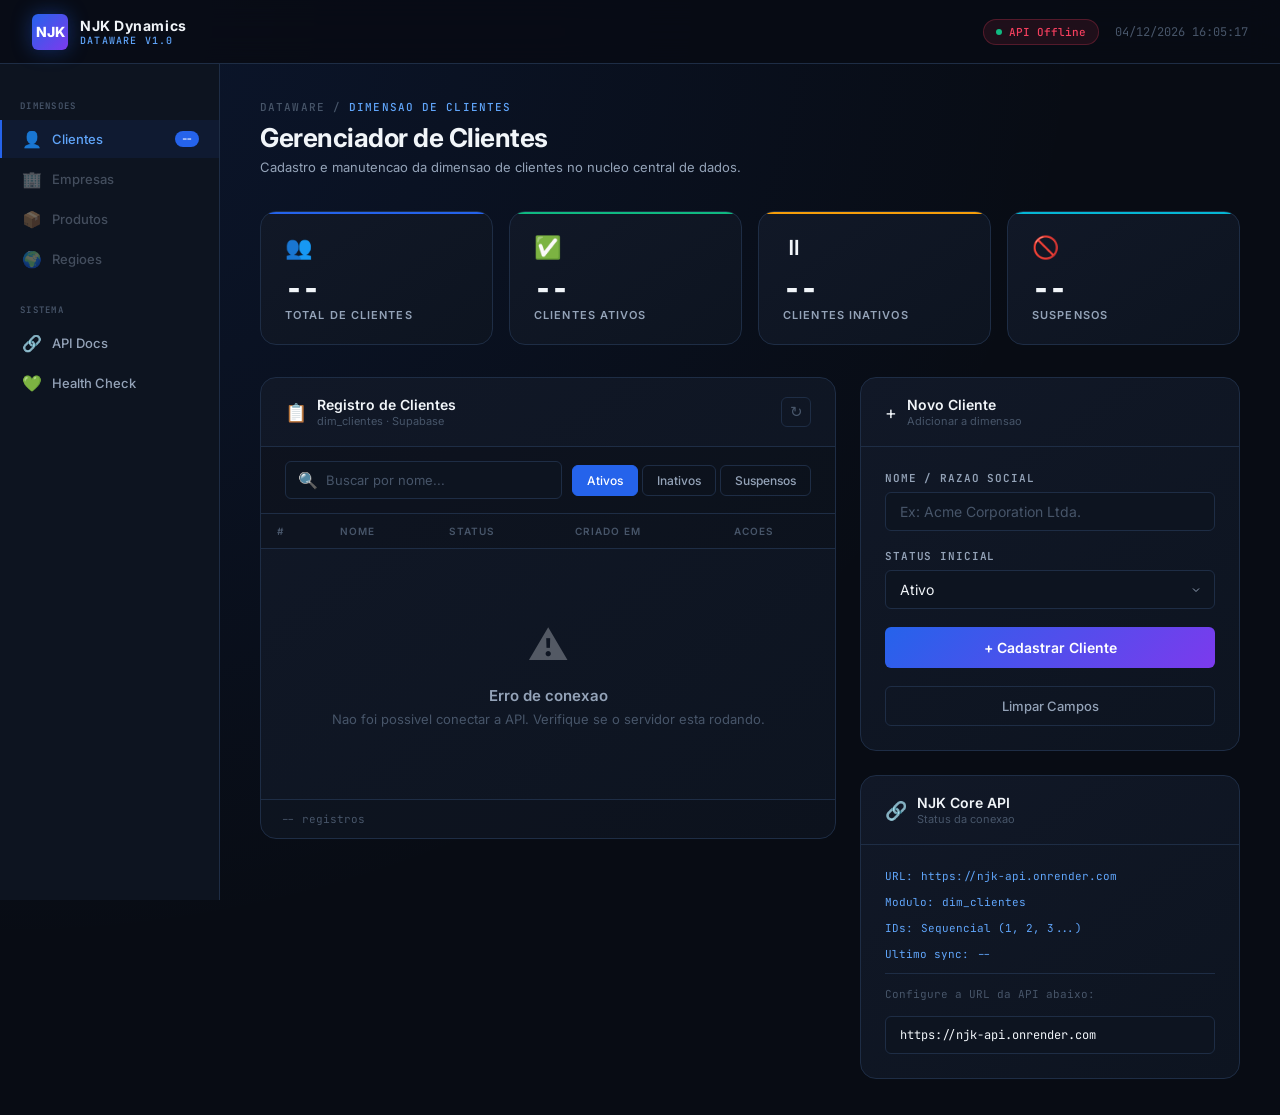
<file: backup/26.05.30/apps/dataware/index.html>
﻿<!DOCTYPE html>
<html lang="pt-BR">
<head>
  <meta charset="UTF-8" />
  <meta name="viewport" content="width=device-width, initial-scale=1.0" />
  <title>NJK Dynamics — Painel DATAWARE</title>
  <meta name="description" content="Painel administrativo corporativo do NJK DATAWARE — gerenciamento centralizado de dimensões de dados." />
  <link rel="preconnect" href="https://fonts.googleapis.com" />
  <link rel="preconnect" href="https://fonts.gstatic.com" crossorigin />
  <link href="https://fonts.googleapis.com/css2?family=Inter:wght@300;400;500;600;700;800&family=JetBrains+Mono:wght@400;500&display=swap" rel="stylesheet" />
  <link rel="stylesheet" href="../../src/styles/tokens.css" />
  <link rel="stylesheet" href="../../src/styles/dataware.css" />
</head>
<body>

  <!-- ══ TOPBAR ══════════════════════════════════════════ -->
  <header class="topbar">
    <div class="topbar-brand">
      <div class="brand-logo">NJK</div>
      <div>
        <div class="brand-name">NJK Dynamics</div>
        <div class="brand-sub">DATAWARE v1.0</div>
      </div>
    </div>
    <div class="topbar-right">
      <div class="status-pill" id="api-status-pill">
        <div class="status-dot"></div>
        <span id="api-status-text">Verificando...</span>
      </div>
      <div class="topbar-clock" id="topbar-clock"></div>
    </div>
  </header>

  <!-- ══ SIDEBAR ═════════════════════════════════════════ -->
  <nav class="sidebar">
    <div class="sidebar-section-label">Dimensoes</div>
    <a class="sidebar-item active" href="#" onclick="return false;">
      <span class="sidebar-icon">&#128100;</span>
      <span>Clientes</span>
      <span class="sidebar-badge" id="badge-count">--</span>
    </a>
    <a class="sidebar-item" href="#" onclick="return false;" style="opacity:.4;cursor:not-allowed">
      <span class="sidebar-icon">&#127970;</span>
      <span>Empresas</span>
    </a>
    <a class="sidebar-item" href="#" onclick="return false;" style="opacity:.4;cursor:not-allowed">
      <span class="sidebar-icon">&#128230;</span>
      <span>Produtos</span>
    </a>
    <a class="sidebar-item" href="#" onclick="return false;" style="opacity:.4;cursor:not-allowed">
      <span class="sidebar-icon">&#127757;</span>
      <span>Regioes</span>
    </a>
    <div class="sidebar-section-label" style="margin-top:12px">Sistema</div>
    <a class="sidebar-item" href="https://njk-api.onrender.com/docs" target="_blank">
      <span class="sidebar-icon">&#128279;</span>
      <span>API Docs</span>
    </a>
    <a class="sidebar-item" href="https://njk-api.onrender.com/health" target="_blank">
      <span class="sidebar-icon">&#128154;</span>
      <span>Health Check</span>
    </a>
  </nav>

  <!-- ══ MODAL DE CONFIRMACAO DE EXCLUSAO ════════════════ -->
  <div class="modal-overlay hidden" id="delete-modal">
    <div class="modal" role="dialog" aria-modal="true" aria-labelledby="modal-title">
      <div class="modal-icon">&#128465;</div>
      <div class="modal-title" id="modal-title">Confirmar Exclusao</div>
      <div class="modal-desc">
        Voce esta prestes a remover permanentemente o cliente<br>
        <span class="modal-cliente-name" id="modal-cliente-name"></span>.<br><br>
        Esta acao nao pode ser desfeita.
      </div>
      <div class="modal-actions">
        <button class="btn-cancel" id="btn-modal-cancel" onclick="closeDeleteModal()">Cancelar</button>
        <button class="btn-confirm-delete" id="btn-modal-confirm" onclick="confirmDelete()">
          <span id="btn-confirm-content">&#128465; Excluir</span>
        </button>
      </div>
    </div>
  </div>

  <!-- ══ MAIN ════════════════════════════════════════════ -->
  <main class="main">

    <!-- Page Header -->
    <div class="page-header">
      <div class="page-breadcrumb">DATAWARE / <span>Dimensao de Clientes</span></div>
      <h1 class="page-title">Gerenciador de Clientes</h1>
      <p class="page-subtitle">Cadastro e manutencao da dimensao de clientes no nucleo central de dados.</p>
    </div>

    <!-- KPI Cards -->
    <div class="kpi-grid">
      <div class="kpi-card blue">
        <span class="kpi-icon">&#128101;</span>
        <div class="kpi-value" id="kpi-total">--</div>
        <div class="kpi-label">Total de Clientes</div>
      </div>
      <div class="kpi-card emerald">
        <span class="kpi-icon">&#9989;</span>
        <div class="kpi-value" id="kpi-ativos">--</div>
        <div class="kpi-label">Clientes Ativos</div>
      </div>
      <div class="kpi-card amber">
        <span class="kpi-icon">&#9208;</span>
        <div class="kpi-value" id="kpi-inativos">--</div>
        <div class="kpi-label">Clientes Inativos</div>
      </div>
      <div class="kpi-card cyan">
        <span class="kpi-icon">&#128683;</span>
        <div class="kpi-value" id="kpi-suspensos">--</div>
        <div class="kpi-label">Suspensos</div>
      </div>
    </div>

    <!-- Content Grid -->
    <div class="content-grid">

      <!-- ── Tabela de Clientes ─────────────────────────── -->
      <div class="panel">
        <div class="panel-header">
          <div class="panel-title-group">
            <span class="panel-icon">&#128203;</span>
            <div>
              <div class="panel-title">Registro de Clientes</div>
              <div class="panel-subtitle">dim_clientes · Supabase</div>
            </div>
          </div>
          <button class="btn-icon" id="btn-refresh" title="Atualizar lista" onclick="loadClientes()">&#8635;</button>
        </div>

        <div class="toolbar">
          <div class="search-box">
            <span style="color:var(--text-muted)">&#128269;</span>
            <input type="text" id="search-input" placeholder="Buscar por nome..." oninput="filterTable()" />
          </div>
          <div class="filter-tabs">
            <button class="filter-tab active" id="tab-ativo"    onclick="setFilter('ativo')">Ativos</button>
            <button class="filter-tab"        id="tab-inativo"  onclick="setFilter('inativo')">Inativos</button>
            <button class="filter-tab"        id="tab-suspenso" onclick="setFilter('suspenso')">Suspensos</button>
          </div>
        </div>

        <div class="table-wrapper">
          <table id="clientes-table">
            <thead>
              <tr>
                <th>#</th>
                <th>Nome</th>
                <th>Status</th>
                <th>Criado em</th>
                <th>Acoes</th>
              </tr>
            </thead>
            <tbody id="clientes-tbody">
              <tr><td colspan="5">
                <div class="empty-state">
                  <div class="empty-icon">&#9203;</div>
                  <div class="empty-title">Carregando dados...</div>
                  <div class="empty-desc">Aguarde a conexao com a API.</div>
                </div>
              </td></tr>
            </tbody>
          </table>
        </div>

        <div class="table-footer">
          <span class="table-footer-info" id="table-info">-- registros</span>
          <span class="table-footer-info" id="table-ts"></span>
        </div>
      </div>

      <!-- ── Painel direito ─────────────────────────────── -->
      <div class="form-panel">

        <!-- Form Novo Cliente -->
        <div class="panel">
          <div class="panel-header">
            <div class="panel-title-group">
              <span class="panel-icon">&#43;</span>
              <div>
                <div class="panel-title">Novo Cliente</div>
                <div class="panel-subtitle">Adicionar a dimensao</div>
              </div>
            </div>
          </div>
          <div class="form-body">
            <div class="form-group">
              <label class="form-label" for="input-nome">Nome / Razao Social</label>
              <input class="form-input" type="text" id="input-nome"
                placeholder="Ex: Acme Corporation Ltda." maxlength="200" autocomplete="off" />
            </div>
            <div class="form-group">
              <label class="form-label" for="input-status">Status Inicial</label>
              <select class="form-input form-select" id="input-status">
                <option value="ativo">Ativo</option>
                <option value="inativo">Inativo</option>
                <option value="suspenso">Suspenso</option>
              </select>
            </div>
            <button class="btn-primary" id="btn-add" onclick="addCliente()">
              <span id="btn-add-content">+ Cadastrar Cliente</span>
            </button>
            <button class="btn-secondary" onclick="clearForm()">Limpar Campos</button>
          </div>
        </div>

        <!-- Status da API -->
        <div class="panel">
          <div class="panel-header">
            <div class="panel-title-group">
              <span class="panel-icon">&#128279;</span>
              <div>
                <div class="panel-title">NJK Core API</div>
                <div class="panel-subtitle">Status da conexao</div>
              </div>
            </div>
          </div>
          <div class="form-body" style="gap:12px">
            <div class="api-url-display"><span>URL:</span><span id="display-api-url">https://njk-api.onrender.com</span></div>
            <div class="api-url-display"><span>Modulo:</span><span>dim_clientes</span></div>
            <div class="api-url-display"><span>IDs:</span><span>Sequencial (1, 2, 3...)</span></div>
            <div class="api-url-display"><span>Ultimo sync:</span><span id="display-last-sync">--</span></div>
            <div class="form-divider"></div>
            <p style="font-size:11px;color:var(--text-muted);font-family:var(--font-mono);line-height:1.6">
              Configure a URL da API abaixo:
            </p>
            <input class="form-input" type="text" id="api-url-input"
              value="https://njk-api.onrender.com"
              style="font-family:var(--font-mono);font-size:12px"
              onchange="onApiUrlChange()" />
          </div>
        </div>

      </div><!-- /form-panel -->
    </div><!-- /content-grid -->
  </main>

  <!-- ══ TOAST CONTAINER ═════════════════════════════════ -->
  <div class="toast-container" id="toast-container"></div>

  <script src="../../src/pages/dataware-clientes.js"></script>
</body>
</html>
</file>
<file: src/styles/tokens.css>
﻿/* NJK Dynamics — design tokens (SSOT: master_context.md) */
:root {
  --bg-base:        #080c14;
  --bg-surface:     #0d1420;
  --bg-card:        #111827;
  --bg-input:       #0d1420;
  --border:         #1e2d45;
  --border-focus:   #2563eb;
  --border-glow:    rgba(37, 99, 235, 0.4);
  --accent-blue:    #2563eb;
  --accent-cyan:    #06b6d4;
  --accent-emerald: #10b981;
  --accent-amber:   #f59e0b;
  --accent-rose:    #f43f5e;
  --accent-purple:  #7c3aed;
  --text-primary:   #f1f5f9;
  --text-secondary: #94a3b8;
  --text-muted:     #475569;
  --text-accent:    #60a5fa;
  --gradient-brand: linear-gradient(135deg, #2563eb 0%, #7c3aed 100%);
  --gradient-card:  linear-gradient(145deg, #111827 0%, #0d1420 100%);
  --gradient-glow:  radial-gradient(ellipse at top left, rgba(37,99,235,0.12) 0%, transparent 60%);
  --font-sans:  'Inter', system-ui, sans-serif;
  --font-mono:  'JetBrains Mono', monospace;
  --transition: all 0.22s cubic-bezier(0.4,0,0.2,1);
}
</file>
<file: src/styles/nexus.css>
﻿/* ================================================================
   DESIGN SYSTEM — NJK NEXUS  (SSOT: master_context.md)
================================================================ */
:root {
  --bg-base:        #080c14;
  --bg-surface:     #0d1420;
  --bg-card:        #111827;
  --bg-input:       #0d1420;
  --border:         #1e2d45;
  --border-focus:   #2563eb;
  --border-glow:    rgba(37, 99, 235, 0.4);
  --accent-blue:    #2563eb;
  --accent-cyan:    #06b6d4;
  --accent-emerald: #10b981;
  --accent-amber:   #f59e0b;
  --accent-rose:    #f43f5e;
  --accent-purple:  #7c3aed;
  --text-primary:   #f1f5f9;
  --text-secondary: #94a3b8;
  --text-muted:     #475569;
  --text-accent:    #60a5fa;
  --gradient-brand: linear-gradient(135deg, #2563eb 0%, #7c3aed 100%);
  --gradient-card:  linear-gradient(145deg, #111827 0%, #0d1420 100%);
  --gradient-glow:  radial-gradient(ellipse at top left, rgba(37,99,235,0.12) 0%, transparent 60%);
  --radius-sm:  6px;
  --radius-md:  10px;
  --radius-lg:  16px;
  --radius-xl:  24px;
  --shadow-md:  0 4px 20px rgba(0,0,0,0.6);
  --shadow-glow:0 0 40px rgba(37,99,235,0.15);
  --font-sans:  'Inter', system-ui, sans-serif;
  --font-mono:  'JetBrains Mono', monospace;
  --transition: all 0.22s cubic-bezier(0.4,0,0.2,1);
}

*, *::before, *::after { box-sizing: border-box; margin: 0; padding: 0; }
html { scroll-behavior: smooth; }
body {
  font-family: var(--font-sans);
  background-color: var(--bg-base);
  color: var(--text-primary);
  min-height: 100vh;
  background-image: var(--gradient-glow);
  overflow-x: hidden;
}
::-webkit-scrollbar { width: 6px; }
::-webkit-scrollbar-track { background: var(--bg-base); }
::-webkit-scrollbar-thumb { background: var(--border); border-radius: 3px; }
::-webkit-scrollbar-thumb:hover { background: var(--accent-blue); }

/* ══════════════════════════════════════════════════════
   LOGIN OVERLAY
══════════════════════════════════════════════════════ */
.login-overlay {
  position: fixed; inset: 0; z-index: 1000;
  background: var(--bg-base);
  background-image:
    radial-gradient(ellipse at 15% 25%, rgba(37,99,235,0.18) 0%, transparent 50%),
    radial-gradient(ellipse at 85% 75%, rgba(124,58,237,0.12) 0%, transparent 50%);
  display: flex; align-items: center; justify-content: center;
}
.login-overlay.hidden { display: none; }

/* animated background particles */
.login-overlay::before {
  content: '';
  position: absolute; inset: 0;
  background-image:
    radial-gradient(1px 1px at 20% 30%, rgba(37,99,235,0.4) 0%, transparent 100%),
    radial-gradient(1px 1px at 80% 20%, rgba(6,182,212,0.3) 0%, transparent 100%),
    radial-gradient(1px 1px at 50% 70%, rgba(124,58,237,0.35) 0%, transparent 100%),
    radial-gradient(1px 1px at 30% 80%, rgba(16,185,129,0.25) 0%, transparent 100%);
  animation: bg-drift 12s ease-in-out infinite alternate;
  pointer-events: none;
}
@keyframes bg-drift {
  0%   { transform: translate(0,0) scale(1); }
  100% { transform: translate(8px, -12px) scale(1.02); }
}

.login-box {
  position: relative; z-index: 1;
  width: 400px; max-width: 92vw;
  background: var(--gradient-card);
  border: 1px solid var(--border);
  border-radius: var(--radius-xl);
  padding: 52px 44px 44px;
  box-shadow: 0 32px 80px rgba(0,0,0,0.85), 0 0 80px rgba(37,99,235,0.07);
  animation: login-in 0.55s cubic-bezier(0.4,0,0.2,1);
}
@keyframes login-in {
  from { opacity: 0; transform: translateY(24px) scale(0.97); }
  to   { opacity: 1; transform: translateY(0)    scale(1); }
}

.login-logo-wrap { display: flex; align-items: center; justify-content: center; margin-bottom: 28px; }
.login-logo {
  width: 64px; height: 64px;
  background: var(--gradient-brand);
  border-radius: var(--radius-lg);
  display: flex; align-items: center; justify-content: center;
  font-size: 22px; font-weight: 800; color: #fff;
  box-shadow: 0 0 40px rgba(37,99,235,0.55);
  animation: logo-pulse 3s ease-in-out infinite;
}
@keyframes logo-pulse {
  0%,100% { box-shadow: 0 0 40px rgba(37,99,235,0.55); }
  50%      { box-shadow: 0 0 60px rgba(124,58,237,0.65); }
}

.login-title {
  text-align: center; font-size: 24px; font-weight: 800;
  letter-spacing: -0.5px; margin-bottom: 5px;
}
.login-sub {
  text-align: center; font-size: 11px; color: var(--text-muted);
  font-family: var(--font-mono); letter-spacing: 0.14em;
  text-transform: uppercase; margin-bottom: 36px;
}
.login-sub span { color: var(--text-accent); }

.login-label {
  display: block; font-size: 10px; font-weight: 600;
  letter-spacing: 0.1em; text-transform: uppercase;
  color: var(--text-secondary); font-family: var(--font-mono);
  margin-bottom: 9px;
}
.login-input {
  width: 100%;
  background: var(--bg-input); border: 1px solid var(--border);
  border-radius: var(--radius-sm); padding: 14px 18px;
  font-family: var(--font-mono); font-size: 20px;
  letter-spacing: 0.35em; color: var(--text-primary);
  outline: none; transition: var(--transition);
  text-align: center; margin-bottom: 20px;
}
.login-input:focus { border-color: var(--border-focus); box-shadow: 0 0 0 3px var(--border-glow); }
.login-input::placeholder { letter-spacing: 0.1em; font-size: 16px; color: var(--text-muted); }

.login-btn {
  width: 100%; background: var(--gradient-brand); border: none;
  border-radius: var(--radius-sm); padding: 14px;
  font-family: var(--font-sans); font-size: 14px; font-weight: 700;
  color: #fff; cursor: pointer; transition: var(--transition);
  display: flex; align-items: center; justify-content: center; gap: 9px;
}
.login-btn:hover  { transform: translateY(-1px); box-shadow: 0 10px 30px rgba(37,99,235,0.45); }
.login-btn:active { transform: translateY(0); }
.login-btn:disabled { opacity: 0.65; cursor: not-allowed; transform: none; }

.login-error {
  margin-top: 14px; text-align: center; font-size: 12px;
  color: var(--accent-rose); font-family: var(--font-mono);
  opacity: 0; transition: opacity 0.25s; display: flex;
  align-items: center; justify-content: center; gap: 6px;
}
.login-error.show { opacity: 1; }

.login-footer {
  margin-top: 32px; padding-top: 20px; border-top: 1px solid var(--border);
  text-align: center; font-size: 10px; color: var(--text-muted);
  font-family: var(--font-mono); letter-spacing: 0.08em;
}

/* ══════════════════════════════════════════════════════
   TOPBAR
══════════════════════════════════════════════════════ */
.topbar {
  position: fixed; top: 0; left: 0; right: 0; height: 64px;
  background: rgba(8,12,20,0.92);
  backdrop-filter: blur(18px);
  -webkit-backdrop-filter: blur(18px);
  border-bottom: 1px solid var(--border);
  display: flex; align-items: center; justify-content: space-between;
  padding: 0 40px; z-index: 100;
}
.topbar-brand { display: flex; align-items: center; gap: 14px; }
.brand-logo {
  width: 36px; height: 36px;
  background: var(--gradient-brand);
  border-radius: var(--radius-sm);
  display: flex; align-items: center; justify-content: center;
  font-size: 13px; font-weight: 800; color: #fff;
  box-shadow: 0 0 20px rgba(37,99,235,0.4);
  flex-shrink: 0;
}
.brand-name { font-size: 15px; font-weight: 700; letter-spacing: 0.01em; }
.brand-sub  {
  font-size: 9px; font-weight: 500; letter-spacing: 0.16em;
  color: var(--text-accent); text-transform: uppercase;
  font-family: var(--font-mono);
}
.nexus-badge {
  padding: 3px 12px;
  background: rgba(37,99,235,0.1); border: 1px solid rgba(37,99,235,0.28);
  border-radius: 100px; font-size: 10px; font-weight: 700;
  color: var(--text-accent); font-family: var(--font-mono); letter-spacing: 0.14em;
}
.topbar-right { display: flex; align-items: center; gap: 16px; }
.status-pill {
  display: flex; align-items: center; gap: 7px;
  padding: 5px 14px;
  border-radius: 100px;
  font-size: 11px; font-weight: 500;
  font-family: var(--font-mono); transition: var(--transition);
  background: rgba(16,185,129,0.1);
  border: 1px solid rgba(16,185,129,0.25);
  color: var(--accent-emerald);
}
.status-dot {
  width: 6px; height: 6px; border-radius: 50%;
  background: currentColor; animation: pulse-dot 2s infinite;
}
@keyframes pulse-dot { 0%,100%{opacity:1;transform:scale(1)} 50%{opacity:.45;transform:scale(.75)} }
.topbar-clock { font-family: var(--font-mono); font-size: 12px; color: var(--text-muted); }
.btn-logout {
  background: transparent; border: 1px solid var(--border);
  border-radius: var(--radius-sm); padding: 6px 14px;
  font-family: var(--font-sans); font-size: 12px; font-weight: 500;
  color: var(--text-secondary); cursor: pointer; transition: var(--transition);
}
.btn-logout:hover { border-color: rgba(244,63,94,0.4); color: var(--accent-rose); background: rgba(244,63,94,0.05); }

/* ══════════════════════════════════════════════════════
   MAIN CONTENT
══════════════════════════════════════════════════════ */
.main {
  margin-top: 64px;
  padding: 56px 56px 100px;
  max-width: 1700px;
  margin-left: auto; margin-right: auto;
}

/* ── HERO ──────────────────────────────────────────── */
.hero { margin-bottom: 64px; }

.hero-eyebrow {
  display: flex; align-items: center; gap: 10px;
  font-size: 10px; font-weight: 600; letter-spacing: 0.22em;
  text-transform: uppercase; color: var(--text-accent);
  font-family: var(--font-mono); margin-bottom: 14px;
}
.hero-eyebrow::before {
  content: ''; display: inline-block; width: 28px; height: 1px;
  background: var(--text-accent);
}

.hero-title {
  font-size: 52px; font-weight: 800; letter-spacing: -2.5px;
  line-height: 1.04; margin-bottom: 18px;
}
.hero-title .gradient-text {
  background: var(--gradient-brand);
  -webkit-background-clip: text; -webkit-text-fill-color: transparent;
  background-clip: text;
}

.hero-subtitle {
  font-size: 15px; color: var(--text-secondary);
  max-width: 540px; line-height: 1.75;
}

.hero-meta {
  display: flex; align-items: center; gap: 28px;
  margin-top: 32px; padding-top: 28px;
  border-top: 1px solid var(--border);
  flex-wrap: wrap;
}
.hero-stat { text-align: center; }
.hero-stat-value {
  font-size: 28px; font-weight: 800;
  font-family: var(--font-mono); letter-spacing: -1px;
  background: var(--gradient-brand);
  -webkit-background-clip: text; -webkit-text-fill-color: transparent;
  background-clip: text;
}
.hero-stat-label {
  font-size: 10px; font-weight: 600; text-transform: uppercase;
  letter-spacing: 0.1em; color: var(--text-muted); margin-top: 2px;
}
.hero-divider { width: 1px; height: 40px; background: var(--border); }

/* ── SECTION LABEL ─────────────────────────────────── */
.section-label {
  font-size: 10px; font-weight: 600; letter-spacing: 0.18em;
  text-transform: uppercase; color: var(--text-muted);
  font-family: var(--font-mono); margin-bottom: 24px;
  display: flex; align-items: center; gap: 14px;
}
.section-label::after { content: ''; flex: 1; height: 1px; background: var(--border); }

/* ══════════════════════════════════════════════════════
   APPS GRID
══════════════════════════════════════════════════════ */
.apps-grid {
  display: grid;
  grid-template-columns: repeat(4, 1fr);
  gap: 20px;
}

/* ══════════════════════════════════════════════════════
   APP CARD — BASE
══════════════════════════════════════════════════════ */
.app-card {
  background: var(--gradient-card);
  border: 1px solid var(--border);
  border-radius: var(--radius-lg);
  padding: 26px 22px 22px;
  position: relative; overflow: hidden;
  display: flex; flex-direction: column;
  transition: all 0.26s cubic-bezier(0.4,0,0.2,1);
}

/* top accent bar */
.app-card::before {
  content: '';
  position: absolute; top: 0; left: 0; right: 0; height: 2px;
  border-radius: var(--radius-lg) var(--radius-lg) 0 0;
  transition: all 0.26s ease;
}
/* inner background glow (reveals on hover) */
.app-card::after {
  content: '';
  position: absolute; inset: 0;
  opacity: 0; transition: opacity 0.3s ease;
  pointer-events: none; z-index: 0;
}
.app-card > * { position: relative; z-index: 1; }

/* ── CYAN (Dataware) ─────────────────────────────── */
.app-card.cyan::before { background: var(--accent-cyan); }
.app-card.cyan::after  { background: radial-gradient(ellipse at 50% 0%, rgba(6,182,212,0.08) 0%, transparent 65%); }
.app-card.cyan:hover {
  border-color: rgba(6,182,212,0.45);
  transform: translateY(-5px);
  box-shadow: 0 12px 40px rgba(0,0,0,0.55), 0 0 50px rgba(6,182,212,0.18);
}
.app-card.cyan:hover::after { opacity: 1; }
.app-card.cyan:hover::before { height: 3px; }

/* ── EMERALD (AgroAta) ───────────────────────────── */
.app-card.emerald::before { background: var(--accent-emerald); }
.app-card.emerald::after  { background: radial-gradient(ellipse at 50% 0%, rgba(16,185,129,0.08) 0%, transparent 65%); }
.app-card.emerald:hover {
  border-color: rgba(16,185,129,0.45);
  transform: translateY(-5px);
  box-shadow: 0 12px 40px rgba(0,0,0,0.55), 0 0 50px rgba(16,185,129,0.18);
}
.app-card.emerald:hover::after { opacity: 1; }
.app-card.emerald:hover::before { height: 3px; }

/* ── AMBER (Finalyze) ────────────────────────────── */
.app-card.amber::before { background: var(--accent-amber); }
.app-card.amber::after  { background: radial-gradient(ellipse at 50% 0%, rgba(245,158,11,0.08) 0%, transparent 65%); }
.app-card.amber:hover {
  border-color: rgba(245,158,11,0.45);
  transform: translateY(-5px);
  box-shadow: 0 12px 40px rgba(0,0,0,0.55), 0 0 50px rgba(245,158,11,0.18);
}
.app-card.amber:hover::after  { opacity: 1; }
.app-card.amber:hover::before { height: 3px; }

/* ── PLACEHOLDER ─────────────────────────────────── */
.app-card.placeholder {
  border-style: dashed;
  opacity: 0.45; cursor: not-allowed;
}
.app-card.placeholder::before { background: var(--text-muted); opacity: 0.35; }
.app-card.placeholder:hover   { transform: none; box-shadow: none; border-color: var(--border); opacity: 0.45; }
.app-card.placeholder:hover::before { height: 2px; }

/* ── CARD INTERNALS ──────────────────────────────── */
.card-header {
  display: flex; align-items: flex-start;
  justify-content: space-between; margin-bottom: 18px;
}
.card-icon-wrap {
  width: 48px; height: 48px; border-radius: var(--radius-md);
  display: flex; align-items: center; justify-content: center;
  font-size: 22px; flex-shrink: 0;
  transition: var(--transition);
}
.app-card.cyan    .card-icon-wrap { background: rgba(6,182,212,0.1);  border: 1px solid rgba(6,182,212,0.22); }
.app-card.emerald .card-icon-wrap { background: rgba(16,185,129,0.1); border: 1px solid rgba(16,185,129,0.22); }
.app-card.amber   .card-icon-wrap { background: rgba(245,158,11,0.1); border: 1px solid rgba(245,158,11,0.22); }
.app-card.placeholder .card-icon-wrap { background: rgba(71,85,105,0.1); border: 1px solid rgba(71,85,105,0.18); }

.app-card.cyan:hover    .card-icon-wrap { box-shadow: 0 0 20px rgba(6,182,212,0.25); }
.app-card.emerald:hover .card-icon-wrap { box-shadow: 0 0 20px rgba(16,185,129,0.25); }
.app-card.amber:hover   .card-icon-wrap { box-shadow: 0 0 20px rgba(245,158,11,0.25); }

.status-badge {
  font-size: 9px; font-weight: 700; letter-spacing: 0.1em;
  text-transform: uppercase; font-family: var(--font-mono);
  padding: 3px 9px; border-radius: 100px;
}
.badge-live { background: rgba(16,185,129,0.1); color: var(--accent-emerald); border: 1px solid rgba(16,185,129,0.25); }
.badge-soon { background: rgba(71,85,105,0.1);  color: var(--text-muted);     border: 1px solid rgba(71,85,105,0.2); }

.card-name {
  font-size: 18px; font-weight: 700; letter-spacing: -0.4px;
  margin-bottom: 6px; line-height: 1.2;
}
.card-tag {
  font-size: 10px; font-weight: 600; letter-spacing: 0.1em;
  text-transform: uppercase; font-family: var(--font-mono);
  margin-bottom: 10px;
}
.app-card.cyan    .card-tag { color: var(--accent-cyan); }
.app-card.emerald .card-tag { color: var(--accent-emerald); }
.app-card.amber   .card-tag { color: var(--accent-amber); }
.app-card.placeholder .card-tag { color: var(--text-muted); }

.card-desc {
  font-size: 12px; color: var(--text-secondary);
  line-height: 1.6; margin-bottom: 20px; flex: 1;
}

/* ── QUICK STATS ─────────────────────────────────── */
.quick-stats {
  background: rgba(0,0,0,0.28);
  border: 1px solid rgba(30,45,69,0.8);
  border-radius: var(--radius-md);
  padding: 14px 16px;
  margin-bottom: 18px;
  transition: var(--transition);
}
.app-card.cyan:hover    .quick-stats { border-color: rgba(6,182,212,0.15); }
.app-card.emerald:hover .quick-stats { border-color: rgba(16,185,129,0.15); }
.app-card.amber:hover   .quick-stats { border-color: rgba(245,158,11,0.15); }

.qs-label {
  font-size: 9px; font-weight: 600; letter-spacing: 0.16em;
  text-transform: uppercase; color: var(--text-muted);
  font-family: var(--font-mono); margin-bottom: 12px;
}
.stat-row {
  display: flex; align-items: center; justify-content: space-between;
  padding: 6px 0;
}
.stat-row + .stat-row { border-top: 1px solid rgba(30,45,69,0.7); }
.stat-name { font-size: 11px; color: var(--text-secondary); display: flex; align-items: center; gap: 6px; }
.stat-val {
  font-size: 17px; font-weight: 700;
  font-family: var(--font-mono); letter-spacing: -0.5px;
  transition: var(--transition);
}
.app-card.cyan    .stat-val { color: var(--accent-cyan); }
.app-card.emerald .stat-val { color: var(--accent-emerald); }
.app-card.amber   .stat-val { color: var(--accent-amber); }

.stat-val.loading { opacity: 0.4; animation: blink 1.2s ease-in-out infinite; }
@keyframes blink { 0%,100%{opacity:.4} 50%{opacity:.9} }

/* ── ACCESS BUTTON ───────────────────────────────── */
.btn-access {
  width: 100%; padding: 12px 16px;
  border-radius: var(--radius-sm);
  font-family: var(--font-sans); font-size: 13px; font-weight: 600;
  cursor: pointer; transition: var(--transition);
  display: flex; align-items: center; justify-content: center; gap: 8px;
  text-decoration: none; border: none;
  letter-spacing: 0.01em;
}
.app-card.cyan    .btn-access { background: rgba(6,182,212,0.15);  border: 1px solid rgba(6,182,212,0.3);  color: var(--accent-cyan); }
.app-card.emerald .btn-access { background: rgba(16,185,129,0.15); border: 1px solid rgba(16,185,129,0.3); color: var(--accent-emerald); }
.app-card.amber   .btn-access { background: rgba(245,158,11,0.15); border: 1px solid rgba(245,158,11,0.3); color: var(--accent-amber); }

.app-card.cyan:hover    .btn-access { background: rgba(6,182,212,0.25);  }
.app-card.emerald:hover .btn-access { background: rgba(16,185,129,0.25); }
.app-card.amber:hover   .btn-access { background: rgba(245,158,11,0.25); }

.btn-disabled {
  width: 100%; padding: 12px 16px; border-radius: var(--radius-sm);
  font-family: var(--font-sans); font-size: 12px; font-weight: 500;
  color: var(--text-muted); background: rgba(71,85,105,0.08);
  border: 1px solid rgba(71,85,105,0.18);
  display: flex; align-items: center; justify-content: center; gap: 8px;
  cursor: not-allowed;
}

/* ══════════════════════════════════════════════════════
   FOOTER
══════════════════════════════════════════════════════ */
.site-footer {
  margin-top: 80px; padding: 24px 56px;
  border-top: 1px solid var(--border);
  display: flex; align-items: center; justify-content: space-between;
}
.footer-left  { display: flex; align-items: center; gap: 12px; }
.footer-text  { font-size: 12px; color: var(--text-muted); font-family: var(--font-mono); }
.footer-right { font-size: 11px; color: var(--text-muted); font-family: var(--font-mono); text-align: right; }

/* ══════════════════════════════════════════════════════
   TOAST
══════════════════════════════════════════════════════ */
.toast-container { position:fixed; bottom:24px; right:24px; z-index:999; display:flex; flex-direction:column; gap:10px; pointer-events:none; }
.toast { pointer-events:auto; display:flex; align-items:flex-start; gap:12px; padding:14px 18px; border-radius:var(--radius-md); background:var(--bg-card); border:1px solid var(--border); box-shadow:var(--shadow-md); min-width:280px; max-width:380px; animation:toast-in 0.35s cubic-bezier(0.4,0,0.2,1); }
.toast.fade-out { animation:toast-out 0.3s cubic-bezier(0.4,0,0.2,1) forwards; }
@keyframes toast-in  { from{opacity:0;transform:translateX(20px)} to{opacity:1;transform:translateX(0)} }
@keyframes toast-out { from{opacity:1} to{opacity:0;transform:translateX(20px)} }
.toast-icon  { font-size:18px; flex-shrink:0; margin-top:1px; }
.toast-title { font-size:13px; font-weight:600; color:var(--text-primary); margin-bottom:2px; }
.toast-msg   { font-size:12px; color:var(--text-secondary); }
.toast.success { border-left:3px solid var(--accent-emerald); }
.toast.error   { border-left:3px solid var(--accent-rose); }
.toast.info    { border-left:3px solid var(--accent-blue); }

/* ── SPINNER ─────────────────────────────────────── */
.spinner { display:inline-block; width:14px; height:14px; border:2px solid rgba(255,255,255,0.25); border-top-color:#fff; border-radius:50%; animation:spin .65s linear infinite; flex-shrink:0; }
@keyframes spin { to{transform:rotate(360deg)} }

/* ══════════════════════════════════════════════════════
   RESPONSIVE
══════════════════════════════════════════════════════ */
@media (max-width: 1400px) { .apps-grid { grid-template-columns: repeat(3, 1fr); } }
@media (max-width: 1050px) { .apps-grid { grid-template-columns: repeat(2, 1fr); } .main { padding: 36px 28px 72px; } .topbar { padding: 0 24px; } .site-footer { padding: 20px 28px; } }
@media (max-width: 640px)  { .apps-grid { grid-template-columns: 1fr; } .hero-title { font-size: 36px; letter-spacing: -1.5px; } .hero-meta { gap: 18px; } .site-footer { flex-direction: column; gap: 10px; text-align: center; } .topbar-clock { display: none; } }
</file>
<file: backup/26.05.30/src/styles/tokens.css>
﻿/* NJK Dynamics — design tokens (SSOT: master_context.md) */
:root {
  --bg-base:        #080c14;
  --bg-surface:     #0d1420;
  --bg-card:        #111827;
  --bg-input:       #0d1420;
  --border:         #1e2d45;
  --border-focus:   #2563eb;
  --border-glow:    rgba(37, 99, 235, 0.4);
  --accent-blue:    #2563eb;
  --accent-cyan:    #06b6d4;
  --accent-emerald: #10b981;
  --accent-amber:   #f59e0b;
  --accent-rose:    #f43f5e;
  --accent-purple:  #7c3aed;
  --text-primary:   #f1f5f9;
  --text-secondary: #94a3b8;
  --text-muted:     #475569;
  --text-accent:    #60a5fa;
  --gradient-brand: linear-gradient(135deg, #2563eb 0%, #7c3aed 100%);
  --gradient-card:  linear-gradient(145deg, #111827 0%, #0d1420 100%);
  --gradient-glow:  radial-gradient(ellipse at top left, rgba(37,99,235,0.12) 0%, transparent 60%);
  --font-sans:  'Inter', system-ui, sans-serif;
  --font-mono:  'JetBrains Mono', monospace;
  --transition: all 0.22s cubic-bezier(0.4,0,0.2,1);
}
</file>
<file: backup/26.05.30/src/styles/dataware.css>
﻿/* ================================================================
   DESIGN SYSTEM -- NJK DATAWARE
================================================================ */
:root {
  --bg-base:        #080c14;
  --bg-surface:     #0d1420;
  --bg-card:        #111827;
  --bg-input:       #0d1420;
  --border:         #1e2d45;
  --border-focus:   #2563eb;
  --border-glow:    rgba(37, 99, 235, 0.4);
  --accent-blue:    #2563eb;
  --accent-cyan:    #06b6d4;
  --accent-emerald: #10b981;
  --accent-amber:   #f59e0b;
  --accent-rose:    #f43f5e;
  --text-primary:   #f1f5f9;
  --text-secondary: #94a3b8;
  --text-muted:     #475569;
  --text-accent:    #60a5fa;
  --gradient-brand: linear-gradient(135deg, #2563eb 0%, #7c3aed 100%);
  --gradient-card:  linear-gradient(145deg, #111827 0%, #0d1420 100%);
  --gradient-glow:  radial-gradient(ellipse at top left, rgba(37,99,235,0.12) 0%, transparent 60%);
  --radius-sm: 6px;
  --radius-md: 10px;
  --radius-lg: 16px;
  --shadow-md:   0 4px 20px rgba(0,0,0,0.6);
  --shadow-glow: 0 0 40px rgba(37,99,235,0.15);
  --font-sans: 'Inter', system-ui, sans-serif;
  --font-mono: 'JetBrains Mono', monospace;
  --transition: all 0.2s cubic-bezier(0.4,0,0.2,1);
}
*, *::before, *::after { box-sizing: border-box; margin: 0; padding: 0; }
html { scroll-behavior: smooth; }
body {
  font-family: var(--font-sans);
  background-color: var(--bg-base);
  color: var(--text-primary);
  min-height: 100vh;
  background-image: var(--gradient-glow);
  overflow-x: hidden;
}
::-webkit-scrollbar { width: 6px; }
::-webkit-scrollbar-track { background: var(--bg-base); }
::-webkit-scrollbar-thumb { background: var(--border); border-radius: 3px; }
::-webkit-scrollbar-thumb:hover { background: var(--accent-blue); }

/* ── TOPBAR ─────────────────────────────────────────── */
.topbar {
  position: fixed; top: 0; left: 0; right: 0; height: 64px;
  background: rgba(8,12,20,0.9);
  backdrop-filter: blur(16px);
  border-bottom: 1px solid var(--border);
  display: flex; align-items: center; justify-content: space-between;
  padding: 0 32px; z-index: 100;
}
.topbar-brand { display: flex; align-items: center; gap: 12px; }
.brand-logo {
  width: 36px; height: 36px;
  background: var(--gradient-brand);
  border-radius: var(--radius-sm);
  display: flex; align-items: center; justify-content: center;
  font-size: 14px; font-weight: 800; color: #fff;
  box-shadow: 0 0 20px rgba(37,99,235,0.4);
}
.brand-name { font-size: 14px; font-weight: 700; letter-spacing: 0.04em; }
.brand-sub  { font-size: 10px; font-weight: 500; letter-spacing: 0.12em; color: var(--text-accent); text-transform: uppercase; font-family: var(--font-mono); }
.topbar-right { display: flex; align-items: center; gap: 16px; }
.status-pill {
  display: flex; align-items: center; gap: 7px;
  padding: 5px 12px;
  background: rgba(16,185,129,0.1);
  border: 1px solid rgba(16,185,129,0.25);
  border-radius: 100px;
  font-size: 11px; font-weight: 500; color: var(--accent-emerald);
  font-family: var(--font-mono); transition: var(--transition);
}
.status-dot { width: 6px; height: 6px; border-radius: 50%; background: var(--accent-emerald); animation: pulse-dot 2s infinite; }
@keyframes pulse-dot { 0%,100%{opacity:1;transform:scale(1)} 50%{opacity:.5;transform:scale(.8)} }
.topbar-clock { font-family: var(--font-mono); font-size: 12px; color: var(--text-muted); }

/* ── SIDEBAR ────────────────────────────────────────── */
.sidebar {
  position: fixed; top: 64px; left: 0;
  width: 220px; height: calc(100vh - 64px);
  background: var(--bg-surface);
  border-right: 1px solid var(--border);
  padding: 24px 0; display: flex; flex-direction: column; gap: 2px; overflow-y: auto;
}
.sidebar-section-label {
  font-size: 9px; font-weight: 600; letter-spacing: 0.14em;
  color: var(--text-muted); text-transform: uppercase;
  padding: 12px 20px 6px; font-family: var(--font-mono);
}
.sidebar-item {
  display: flex; align-items: center; gap: 10px;
  padding: 9px 20px; cursor: pointer;
  font-size: 13px; font-weight: 500; color: var(--text-secondary);
  transition: var(--transition); border-left: 2px solid transparent; text-decoration: none;
}
.sidebar-item:hover { color: var(--text-primary); background: rgba(255,255,255,0.04); }
.sidebar-item.active { color: var(--text-accent); background: rgba(37,99,235,0.08); border-left-color: var(--accent-blue); }
.sidebar-icon { font-size: 16px; width: 20px; text-align: center; }
.sidebar-badge {
  margin-left: auto; background: var(--accent-blue); color: #fff;
  font-size: 9px; font-weight: 700; padding: 2px 7px; border-radius: 100px; font-family: var(--font-mono);
}

/* ── MAIN ───────────────────────────────────────────── */
.main { margin-left: 220px; margin-top: 64px; padding: 36px 40px; min-height: calc(100vh - 64px); }

/* ── PAGE HEADER ────────────────────────────────────── */
.page-header { margin-bottom: 36px; }
.page-breadcrumb { font-size: 11px; font-weight: 500; color: var(--text-muted); text-transform: uppercase; letter-spacing: 0.1em; font-family: var(--font-mono); margin-bottom: 8px; }
.page-breadcrumb span { color: var(--text-accent); }
.page-title { font-size: 26px; font-weight: 700; letter-spacing: -0.5px; line-height: 1.2; }
.page-subtitle { margin-top: 6px; font-size: 13px; color: var(--text-secondary); }

/* ── KPI CARDS ──────────────────────────────────────── */
.kpi-grid { display: grid; grid-template-columns: repeat(auto-fit, minmax(200px, 1fr)); gap: 16px; margin-bottom: 32px; }
.kpi-card {
  background: var(--gradient-card); border: 1px solid var(--border); border-radius: var(--radius-lg);
  padding: 22px 24px; position: relative; overflow: hidden; transition: var(--transition);
}
.kpi-card::before { content:''; position:absolute; top:0; left:0; right:0; height:2px; border-radius:var(--radius-lg) var(--radius-lg) 0 0; }
.kpi-card.blue::before    { background: var(--accent-blue); }
.kpi-card.emerald::before { background: var(--accent-emerald); }
.kpi-card.amber::before   { background: var(--accent-amber); }
.kpi-card.cyan::before    { background: var(--accent-cyan); }
.kpi-card:hover { border-color: rgba(37,99,235,0.35); transform: translateY(-2px); box-shadow: var(--shadow-glow); }
.kpi-icon { font-size: 22px; margin-bottom: 14px; display: block; }
.kpi-value { font-size: 30px; font-weight: 800; letter-spacing: -1px; font-family: var(--font-mono); line-height: 1; margin-bottom: 4px; }
.kpi-label { font-size: 11px; font-weight: 600; text-transform: uppercase; letter-spacing: 0.1em; color: var(--text-secondary); }

/* ── CONTENT GRID ───────────────────────────────────── */
.content-grid { display: grid; grid-template-columns: 1fr 380px; gap: 24px; align-items: start; }

/* ── PANEL ──────────────────────────────────────────── */
.panel { background: var(--gradient-card); border: 1px solid var(--border); border-radius: var(--radius-lg); overflow: hidden; }
.panel-header { display: flex; align-items: center; justify-content: space-between; padding: 18px 24px; border-bottom: 1px solid var(--border); }
.panel-title-group { display: flex; align-items: center; gap: 10px; }
.panel-icon { font-size: 18px; }
.panel-title { font-size: 14px; font-weight: 600; }
.panel-subtitle { font-size: 11px; color: var(--text-muted); margin-top: 1px; }

/* ── TOOLBAR ────────────────────────────────────────── */
.toolbar { display: flex; align-items: center; gap: 10px; padding: 14px 24px; border-bottom: 1px solid var(--border); background: rgba(0,0,0,0.2); }
.search-box { flex:1; display:flex; align-items:center; gap:8px; background:var(--bg-input); border:1px solid var(--border); border-radius:var(--radius-sm); padding:8px 12px; }
.search-box input { background:transparent; border:none; outline:none; color:var(--text-primary); font-family:var(--font-sans); font-size:13px; width:100%; }
.search-box input::placeholder { color:var(--text-muted); }
.filter-tabs { display: flex; gap: 4px; }
.filter-tab { padding:7px 14px; border:1px solid var(--border); border-radius:var(--radius-sm); background:transparent; color:var(--text-secondary); font-size:12px; font-weight:500; cursor:pointer; transition:var(--transition); font-family:var(--font-sans); }
.filter-tab:hover { color:var(--text-primary); border-color:rgba(255,255,255,0.15); }
.filter-tab.active { background:var(--accent-blue); border-color:var(--accent-blue); color:#fff; }

/* ── TABLE ──────────────────────────────────────────── */
.table-wrapper { overflow-x: auto; }
table { width: 100%; border-collapse: collapse; }
thead th { padding:11px 16px; text-align:left; font-size:10px; font-weight:600; letter-spacing:0.1em; text-transform:uppercase; color:var(--text-muted); border-bottom:1px solid var(--border); white-space:nowrap; background:rgba(0,0,0,0.15); }
tbody tr { border-bottom:1px solid rgba(30,45,69,0.6); transition:var(--transition); }
tbody tr:hover { background:rgba(37,99,235,0.04); }
tbody tr:last-child { border-bottom:none; }
tbody td { padding:12px 16px; font-size:13px; vertical-align:middle; }
.td-id { font-family:var(--font-mono); font-size:12px; font-weight:700; color:var(--text-accent); width:50px; }
.td-nome { font-weight: 500; }
.td-date { font-family:var(--font-mono); font-size:11px; color:var(--text-secondary); }

/* ── BADGES ─────────────────────────────────────────── */
.badge { display:inline-flex; align-items:center; gap:5px; padding:3px 10px; border-radius:100px; font-size:11px; font-weight:600; letter-spacing:0.05em; font-family:var(--font-mono); }
.badge::before { content:''; width:5px; height:5px; border-radius:50%; }
.badge-ativo    { background:rgba(16,185,129,0.12); color:var(--accent-emerald); border:1px solid rgba(16,185,129,0.25); }
.badge-ativo::before    { background:var(--accent-emerald); }
.badge-inativo  { background:rgba(148,163,184,0.1); color:var(--text-secondary); border:1px solid rgba(148,163,184,0.2); }
.badge-inativo::before  { background:var(--text-secondary); }
.badge-suspenso { background:rgba(244,63,94,0.1); color:var(--accent-rose); border:1px solid rgba(244,63,94,0.2); }
.badge-suspenso::before { background:var(--accent-rose); }

/* ── TABLE ACTIONS ──────────────────────────────────── */
.table-actions { display: flex; align-items: center; gap: 6px; }
.status-select { background:var(--bg-input); border:1px solid var(--border); border-radius:4px; padding:4px 8px; font-size:11px; color:var(--text-primary); font-family:var(--font-mono); cursor:pointer; outline:none; transition:var(--transition); }
.status-select:focus { border-color: var(--border-focus); }
.btn-delete {
  width: 30px; height: 30px; flex-shrink: 0;
  border: 1px solid rgba(244,63,94,0.25);
  border-radius: var(--radius-sm);
  background: rgba(244,63,94,0.06);
  color: var(--accent-rose);
  cursor: pointer; display: flex; align-items: center; justify-content: center;
  font-size: 14px; transition: var(--transition);
}
.btn-delete:hover {
  background: rgba(244,63,94,0.18);
  border-color: rgba(244,63,94,0.5);
  transform: scale(1.08);
  box-shadow: 0 0 12px rgba(244,63,94,0.2);
}
.btn-delete:active { transform: scale(0.96); }

/* ── TABLE FOOTER ───────────────────────────────────── */
.table-footer { display:flex; align-items:center; justify-content:space-between; padding:12px 20px; border-top:1px solid var(--border); background:rgba(0,0,0,0.1); }
.table-footer-info { font-size:11px; color:var(--text-muted); font-family:var(--font-mono); }

/* ── BTN ICON (refresh) ─────────────────────────────── */
.btn-icon { width:30px; height:30px; border:1px solid var(--border); border-radius:var(--radius-sm); background:transparent; color:var(--text-muted); cursor:pointer; display:flex; align-items:center; justify-content:center; font-size:15px; transition:var(--transition); }
.btn-icon:hover { border-color:rgba(255,255,255,0.2); color:var(--text-primary); background:rgba(255,255,255,0.05); }

/* ── EMPTY STATE ────────────────────────────────────── */
.empty-state { padding: 60px 24px; text-align: center; }
.empty-icon  { font-size: 40px; margin-bottom: 16px; opacity: 0.3; }
.empty-title { font-size: 15px; font-weight: 600; color: var(--text-secondary); margin-bottom: 6px; }
.empty-desc  { font-size: 13px; color: var(--text-muted); }

/* ── FORM ───────────────────────────────────────────── */
.form-panel { display: flex; flex-direction: column; gap: 24px; }
.form-body  { padding: 24px; display: flex; flex-direction: column; gap: 18px; }
.form-group { display: flex; flex-direction: column; gap: 7px; }
.form-label { font-size:11px; font-weight:600; letter-spacing:0.08em; text-transform:uppercase; color:var(--text-secondary); font-family:var(--font-mono); }
.form-input { background:var(--bg-input); border:1px solid var(--border); border-radius:var(--radius-sm); padding:10px 14px; font-family:var(--font-sans); font-size:14px; color:var(--text-primary); outline:none; transition:var(--transition); width:100%; }
.form-input:focus { border-color:var(--border-focus); box-shadow:0 0 0 3px var(--border-glow); }
.form-input::placeholder { color: var(--text-muted); }
.form-select { appearance:none; cursor:pointer; background-image:url("data:image/svg+xml,%3Csvg xmlns='http://www.w3.org/2000/svg' width='12' height='12' viewBox='0 0 24 24' fill='none' stroke='%2394a3b8' stroke-width='2'%3E%3Cpath d='M6 9l6 6 6-6'/%3E%3C/svg%3E"); background-repeat:no-repeat; background-position:right 12px center; padding-right:36px; }
.form-select option { background: var(--bg-card); }
.form-divider { height: 1px; background: var(--border); }
.btn-primary { background:var(--gradient-brand); border:none; border-radius:var(--radius-sm); padding:12px 20px; font-family:var(--font-sans); font-size:14px; font-weight:600; color:#fff; cursor:pointer; transition:var(--transition); width:100%; display:flex; align-items:center; justify-content:center; gap:8px; }
.btn-primary:hover { transform:translateY(-1px); box-shadow:0 8px 24px rgba(37,99,235,0.35); }
.btn-primary:active { transform:translateY(0); }
.btn-primary:disabled { opacity:.5; cursor:not-allowed; transform:none; }
.btn-secondary { background:transparent; border:1px solid var(--border); border-radius:var(--radius-sm); padding:11px 20px; font-family:var(--font-sans); font-size:13px; font-weight:500; color:var(--text-secondary); cursor:pointer; transition:var(--transition); width:100%; }
.btn-secondary:hover { border-color:rgba(255,255,255,0.2); color:var(--text-primary); }

/* ── API CONFIG ─────────────────────────────────────── */
.api-url-display { display:flex; align-items:center; gap:8px; font-family:var(--font-mono); font-size:11px; color:var(--text-muted); }
.api-url-display span { color: var(--text-accent); }

/* ── MODAL DE CONFIRMACAO ───────────────────────────── */
.modal-overlay {
  position: fixed; inset: 0; z-index: 200;
  background: rgba(0,0,0,0.7);
  backdrop-filter: blur(4px);
  display: flex; align-items: center; justify-content: center;
  animation: fade-in 0.2s ease;
}
.modal-overlay.hidden { display: none; }
@keyframes fade-in { from{opacity:0} to{opacity:1} }
.modal {
  background: var(--bg-card); border: 1px solid var(--border);
  border-radius: var(--radius-lg); padding: 32px;
  width: 380px; max-width: 90vw;
  box-shadow: 0 24px 60px rgba(0,0,0,0.7);
  animation: modal-in 0.25s cubic-bezier(0.4,0,0.2,1);
}
@keyframes modal-in { from{opacity:0;transform:scale(0.95) translateY(10px)} to{opacity:1;transform:scale(1) translateY(0)} }
.modal-icon { font-size: 36px; margin-bottom: 16px; text-align: center; }
.modal-title { font-size: 17px; font-weight: 700; text-align: center; margin-bottom: 8px; }
.modal-desc { font-size: 13px; color: var(--text-secondary); text-align: center; line-height: 1.6; margin-bottom: 24px; }
.modal-cliente-name { color: var(--text-primary); font-weight: 600; }
.modal-actions { display: flex; gap: 10px; }
.btn-cancel { flex:1; background:transparent; border:1px solid var(--border); border-radius:var(--radius-sm); padding:11px; font-family:var(--font-sans); font-size:13px; font-weight:500; color:var(--text-secondary); cursor:pointer; transition:var(--transition); }
.btn-cancel:hover { border-color:rgba(255,255,255,0.2); color:var(--text-primary); }
.btn-confirm-delete { flex:1; background:linear-gradient(135deg,#dc2626,#f43f5e); border:none; border-radius:var(--radius-sm); padding:11px; font-family:var(--font-sans); font-size:13px; font-weight:700; color:#fff; cursor:pointer; transition:var(--transition); display:flex; align-items:center; justify-content:center; gap:8px; }
.btn-confirm-delete:hover { transform:translateY(-1px); box-shadow:0 8px 24px rgba(244,63,94,0.35); }
.btn-confirm-delete:disabled { opacity:.5; cursor:not-allowed; transform:none; }

/* ── TOAST ──────────────────────────────────────────── */
.toast-container { position:fixed; bottom:24px; right:24px; z-index:999; display:flex; flex-direction:column; gap:10px; pointer-events:none; }
.toast { pointer-events:auto; display:flex; align-items:flex-start; gap:12px; padding:14px 18px; border-radius:var(--radius-md); background:var(--bg-card); border:1px solid var(--border); box-shadow:var(--shadow-md); min-width:280px; max-width:380px; animation:toast-in 0.35s cubic-bezier(0.4,0,0.2,1); }
.toast.fade-out { animation:toast-out 0.3s cubic-bezier(0.4,0,0.2,1) forwards; }
@keyframes toast-in  { from{opacity:0;transform:translateX(20px)} to{opacity:1;transform:translateX(0)} }
@keyframes toast-out { from{opacity:1} to{opacity:0;transform:translateX(20px)} }
.toast-icon  { font-size:18px; flex-shrink:0; }
.toast-title { font-size:13px; font-weight:600; color:var(--text-primary); margin-bottom:2px; }
.toast-msg   { font-size:12px; color:var(--text-secondary); }
.toast.success { border-left:3px solid var(--accent-emerald); }
.toast.error   { border-left:3px solid var(--accent-rose); }
.toast.info    { border-left:3px solid var(--accent-blue); }

/* ── SPINNER ────────────────────────────────────────── */
.spinner { display:inline-block; width:16px; height:16px; border:2px solid rgba(255,255,255,0.3); border-top-color:#fff; border-radius:50%; animation:spin .6s linear infinite; }
@keyframes spin { to{transform:rotate(360deg)} }

/* ── RESPONSIVE ─────────────────────────────────────── */
@media (max-width:1100px) { .content-grid { grid-template-columns:1fr; } }
@media (max-width:768px)  { .sidebar{display:none} .main{margin-left:0;padding:20px} .topbar{padding:0 20px} }
</file>
